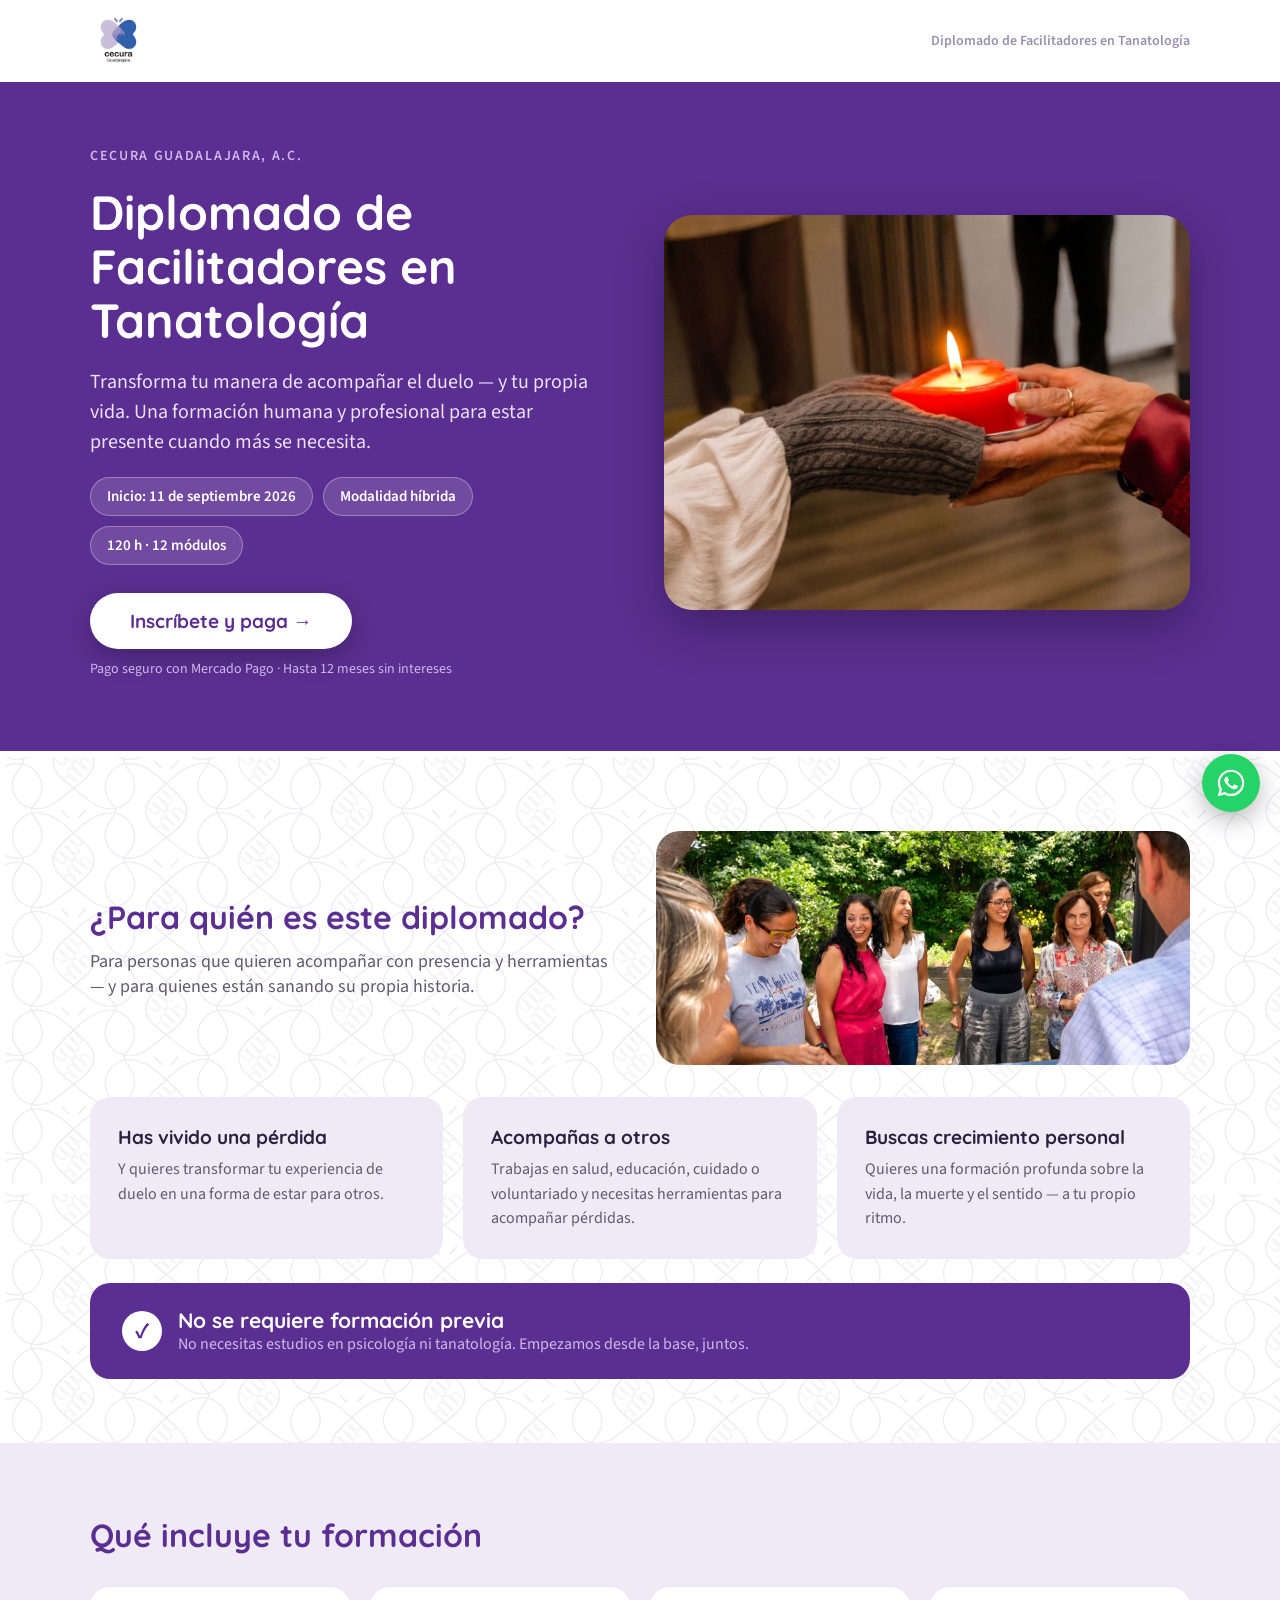
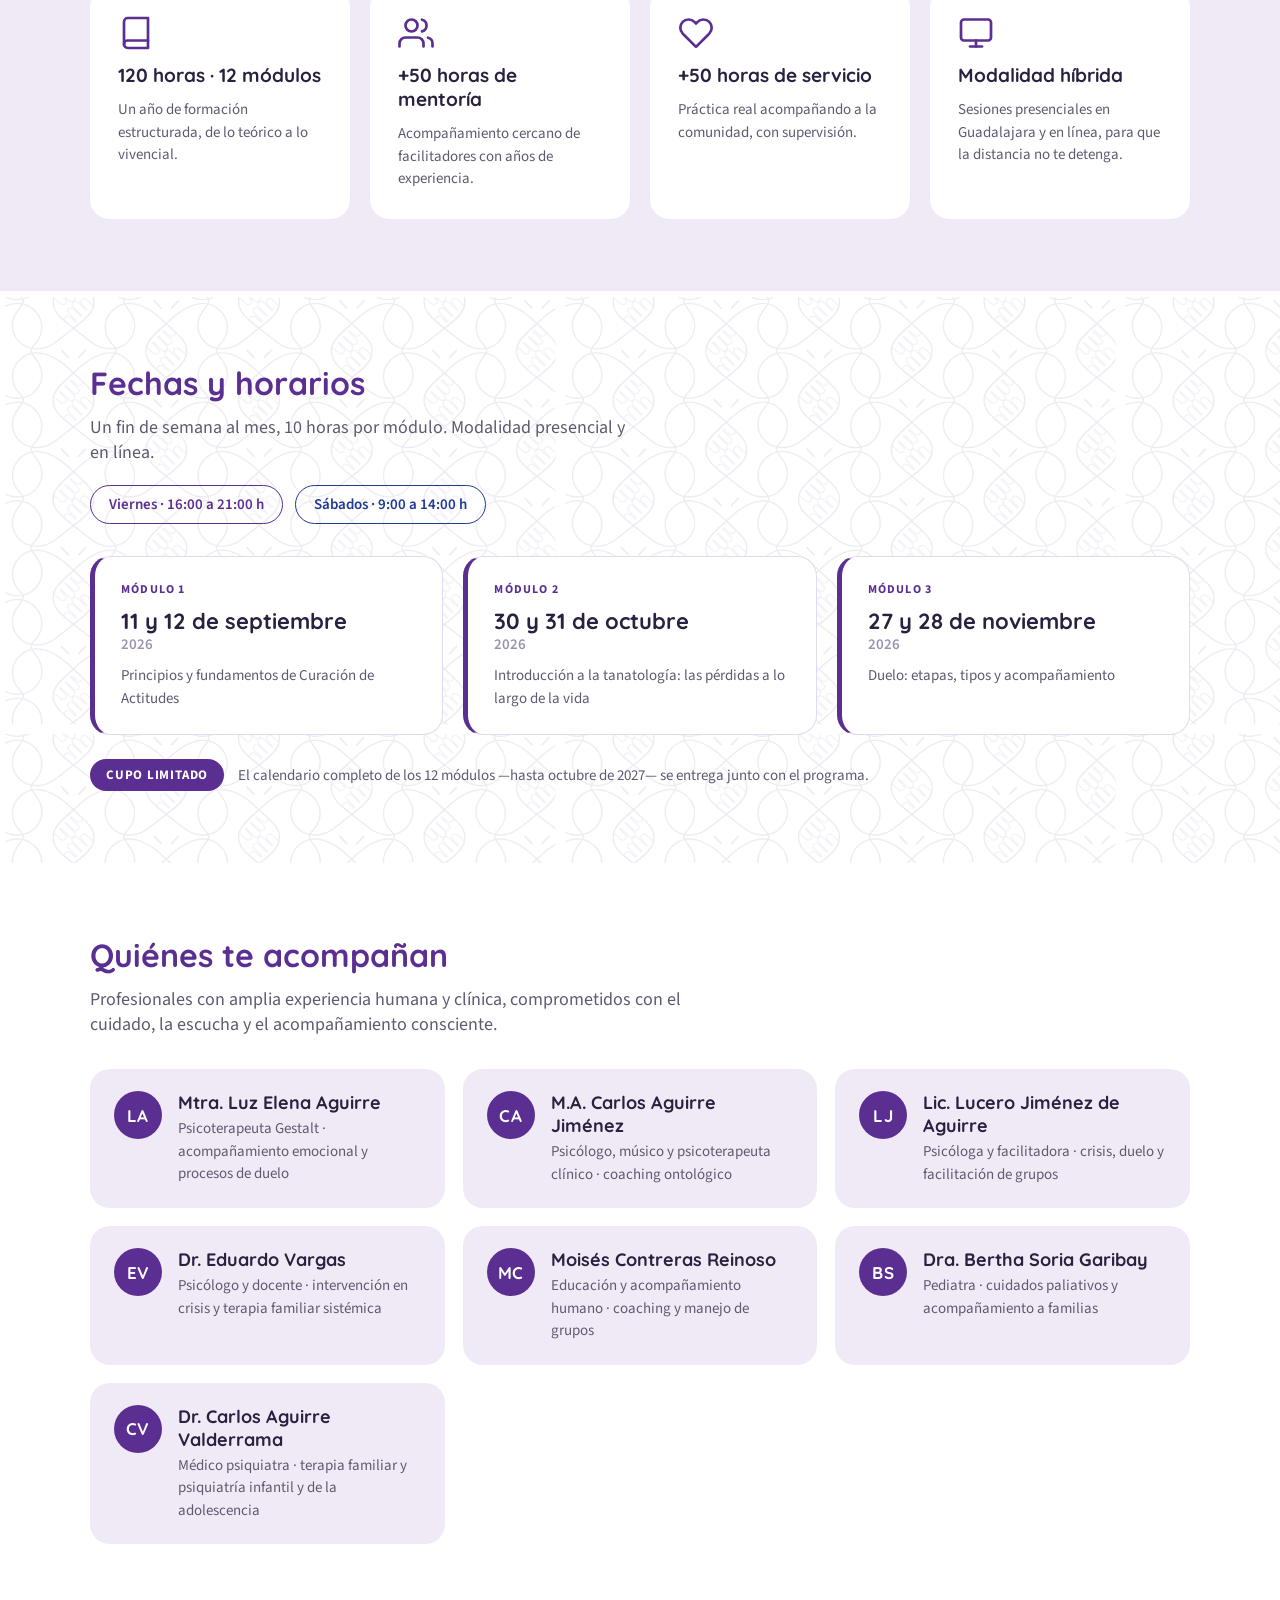
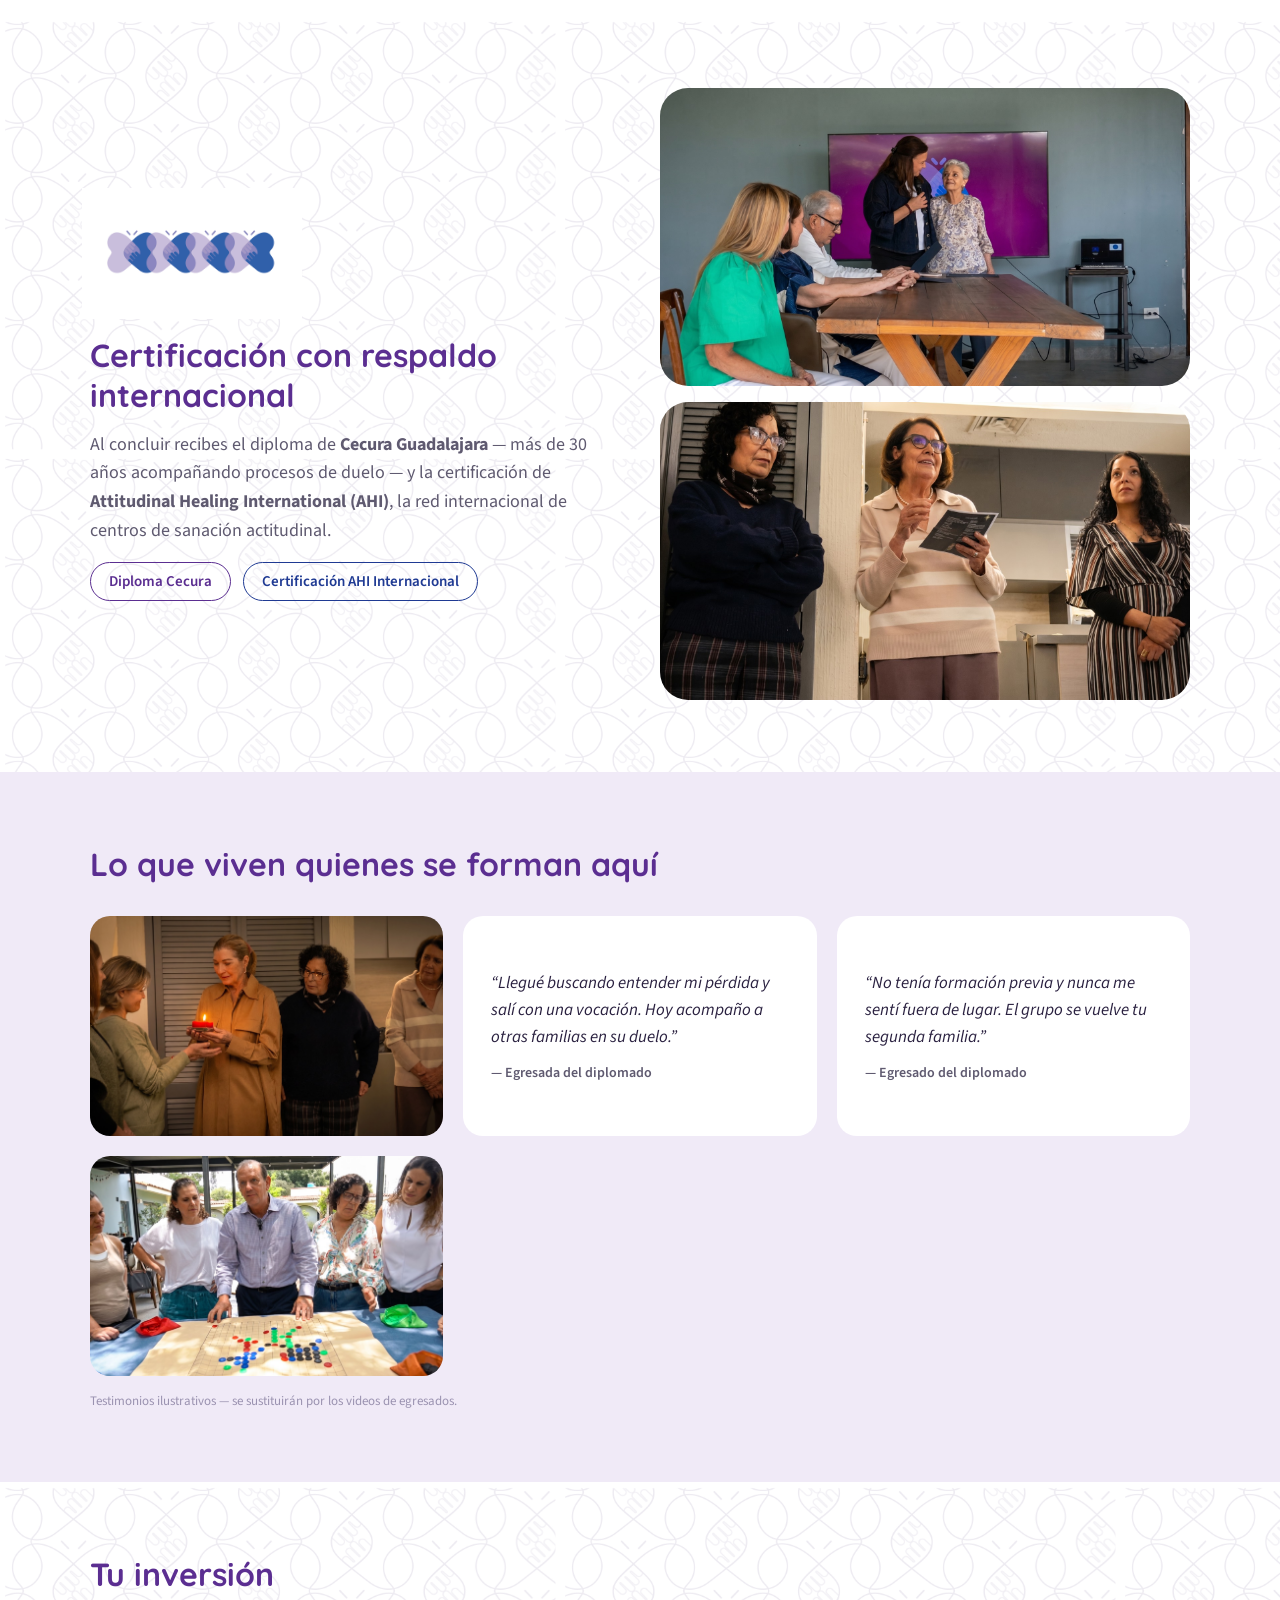
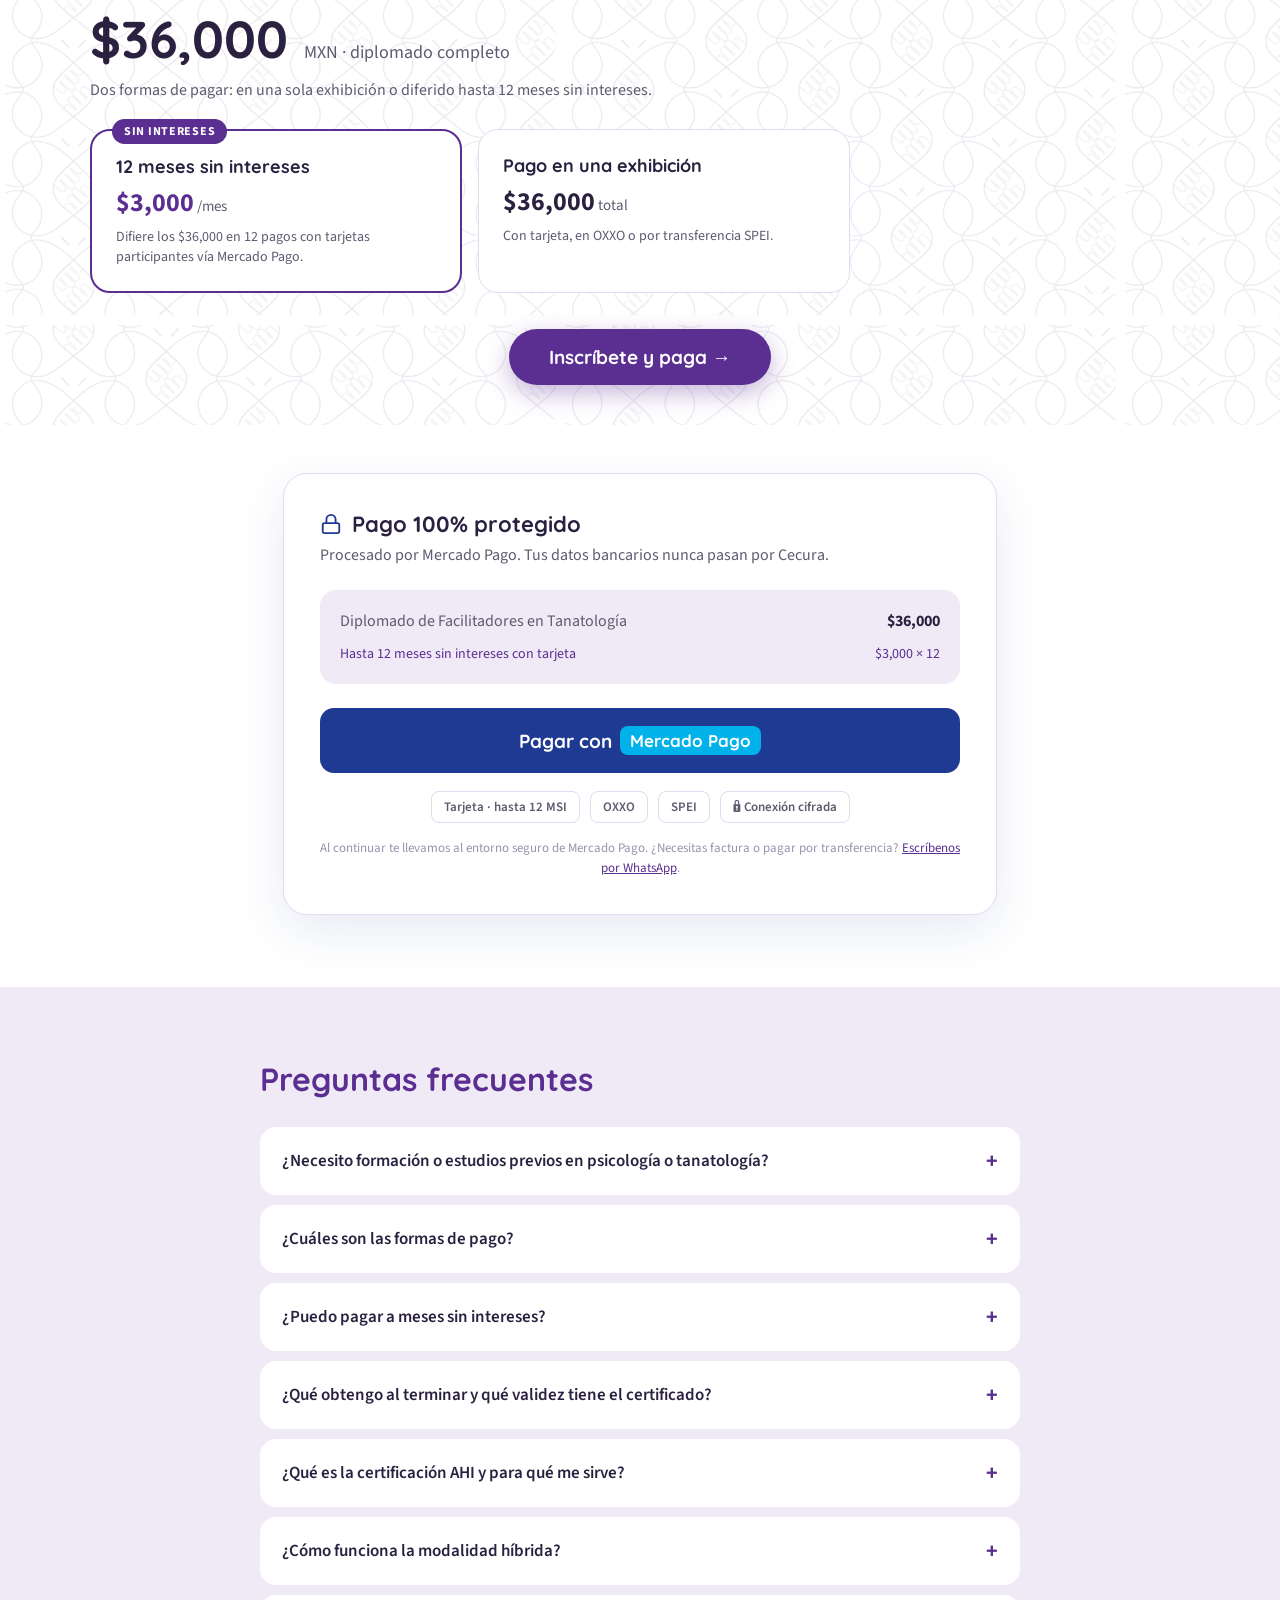
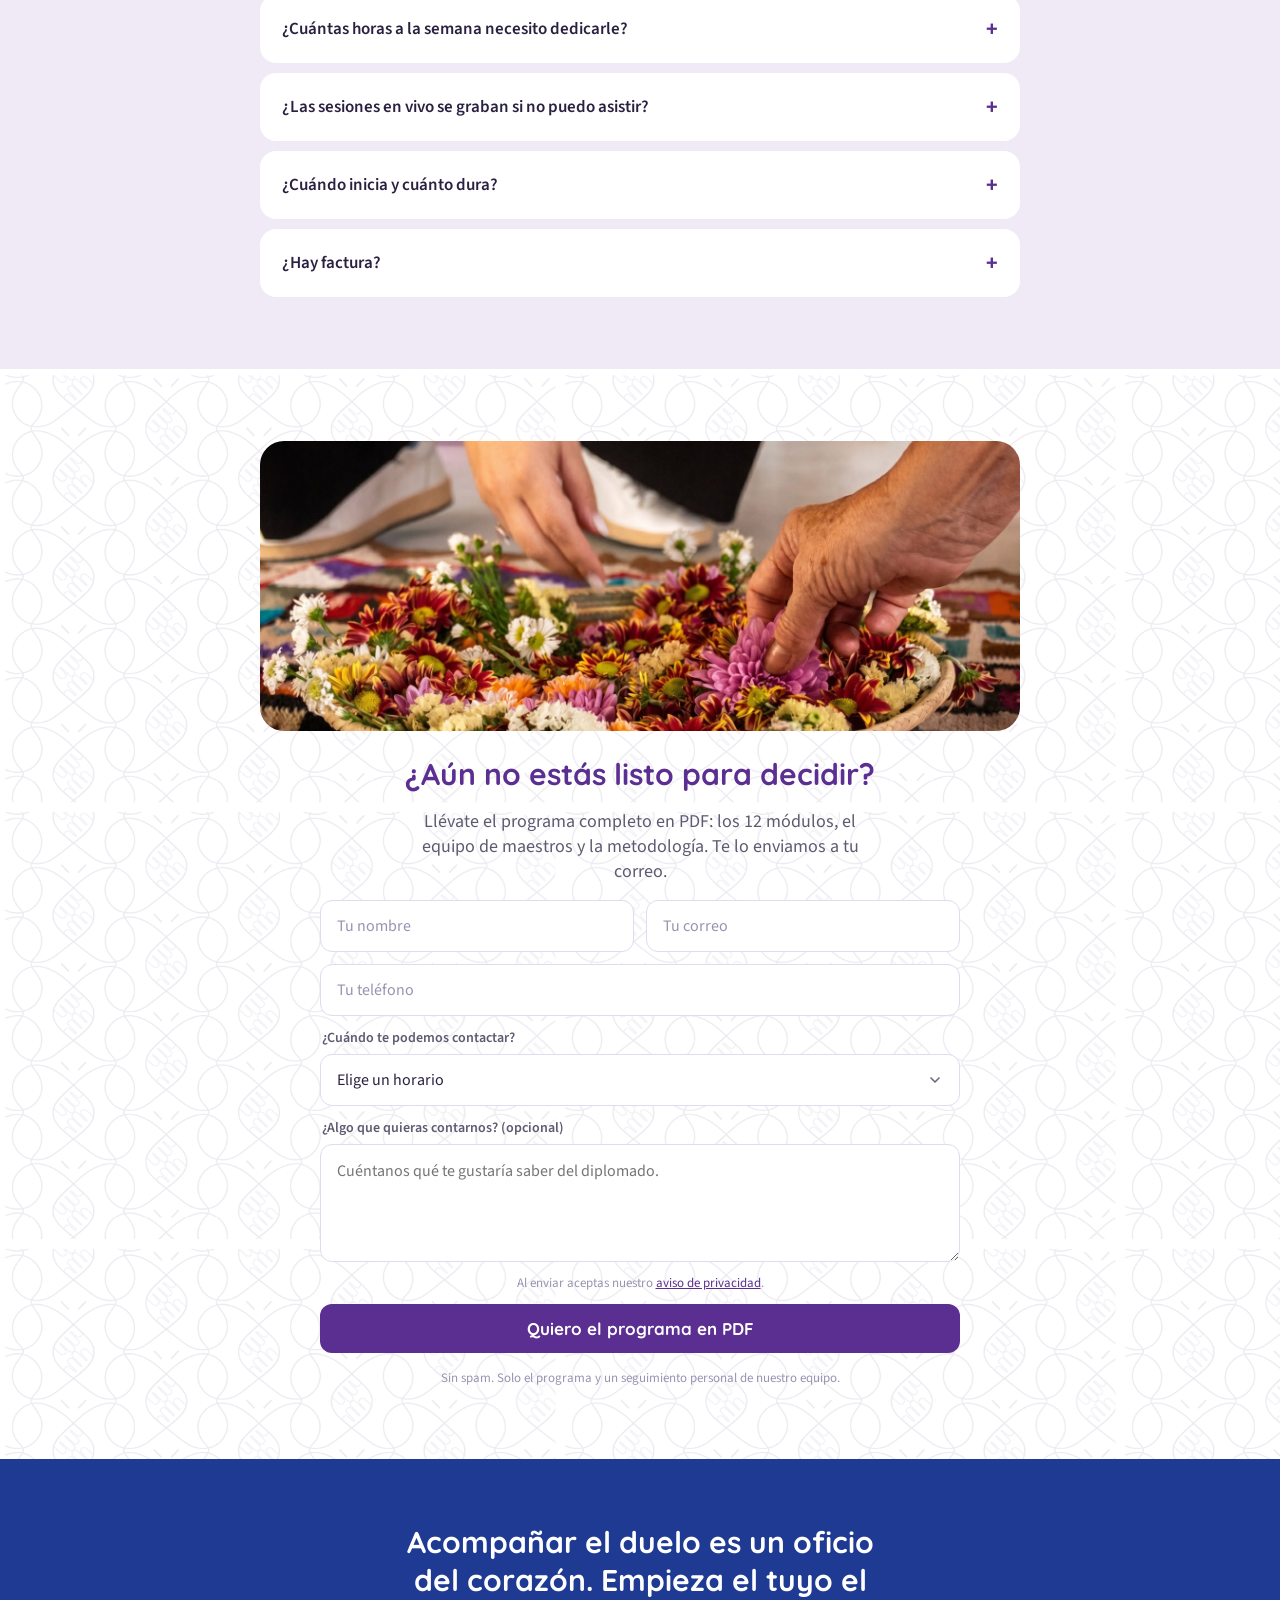
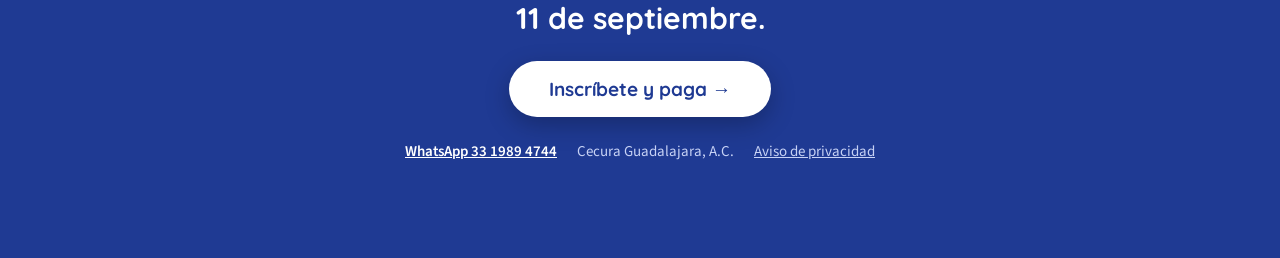
<file: diplomado/index.html>
<!DOCTYPE html>
<html lang="es">
<head>
  <meta charset="utf-8">
  <meta name="viewport" content="width=device-width, initial-scale=1">

  <!-- Píxel de Meta -->
  <script>
  !function(f,b,e,v,n,t,s)
  {if(f.fbq)return;n=f.fbq=function(){n.callMethod?
  n.callMethod.apply(n,arguments):n.queue.push(arguments)};
  if(!f._fbq)f._fbq=n;n.push=n;n.loaded=!0;n.version='2.0';
  n.queue=[];t=b.createElement(e);t.async=!0;
  t.src=v;s=b.getElementsByTagName(e)[0];
  s.parentNode.insertBefore(t,s)}(window,document,'script',
  'https://connect.facebook.net/en_US/fbevents.js');
  fbq('init', '1601172714945000');
  fbq('track', 'PageView');
  </script>
  <noscript><img height="1" width="1" style="display:none"
  src="https://www.facebook.com/tr?id=1601172714945000&ev=PageView&noscript=1"/></noscript>
  <title>Diplomado de Facilitadores en Tanatología — Cecura Guadalajara</title>
  <meta name="description" content="Formación de facilitadores en tanatología con certificación internacional AHI. Inicio 11 de septiembre 2026. Modalidad híbrida. Inscríbete en línea.">

  <link rel="canonical" href="https://cecuraguadalajara.com/diplomado/">

  <meta property="og:type" content="website">
  <meta property="og:url" content="https://cecuraguadalajara.com/diplomado/">
  <meta property="og:title" content="Diplomado de Facilitadores en Tanatología — Cecura Guadalajara">
  <meta property="og:description" content="Formación con certificación internacional AHI. Inicio 11 de septiembre 2026. Modalidad híbrida, 120 horas.">
  <meta property="og:image" content="https://cecuraguadalajara.com/diplomado/assets/og-diplomado.jpg">
  <meta property="og:image:width" content="1200">
  <meta property="og:image:height" content="630">
  <meta property="og:locale" content="es_MX">
  <meta name="twitter:card" content="summary_large_image">

  <!-- Tipografías: Quicksand (títulos) y Source Sans 3 (cuerpo) -->
  <link rel="preconnect" href="https://fonts.googleapis.com">
  <link href="https://fonts.googleapis.com/css2?family=Quicksand:wght@500;600;700&family=Source+Sans+3:wght@400;600;700&display=swap" rel="stylesheet">

  <link rel="stylesheet" href="styles.css">
</head>
<body>

  <!-- ======================= HEADER ======================= -->
  <header class="header">
    <img class="header__logo" src="assets/logo.jpg" alt="Cecura Guadalajara">
    <span class="header__subtitulo">Diplomado de Facilitadores en Tanatología</span>
  </header>

  <!-- Botón flotante de WhatsApp (visible en toda la página) -->
  <a class="whatsapp-flotante" href="https://wa.me/523319894744" aria-label="Escríbenos por WhatsApp">
    <svg width="32" height="32" viewBox="0 0 24 24" fill="#ffffff"><path d="M12.04 2c-5.46 0-9.9 4.44-9.9 9.9 0 1.75.46 3.45 1.33 4.95L2 22l5.3-1.39c1.45.79 3.08 1.21 4.74 1.21 5.46 0 9.9-4.44 9.9-9.9S17.5 2 12.04 2zm0 18.1c-1.48 0-2.94-.4-4.2-1.15l-.3-.18-3.12.82.83-3.05-.2-.31a8.26 8.26 0 0 1-1.26-4.38c0-4.54 3.7-8.24 8.25-8.24 4.54 0 8.24 3.7 8.24 8.24s-3.7 8.25-8.24 8.25zm4.52-6.16c-.25-.12-1.47-.72-1.69-.81-.23-.08-.39-.12-.56.13-.16.25-.64.8-.78.97-.14.16-.29.18-.54.06-.25-.12-1.05-.39-1.99-1.23-.74-.66-1.23-1.47-1.38-1.72-.14-.25-.01-.38.11-.51.11-.11.25-.29.37-.43.12-.14.16-.25.25-.41.08-.17.04-.31-.02-.43-.06-.12-.56-1.34-.76-1.84-.2-.48-.41-.42-.56-.43h-.48c-.17 0-.43.06-.66.31-.22.25-.86.85-.86 2.07 0 1.22.89 2.4 1.01 2.56.12.17 1.75 2.67 4.23 3.74.59.26 1.05.41 1.41.52.59.19 1.13.16 1.56.1.48-.07 1.47-.6 1.67-1.18.21-.58.21-1.07.15-1.18-.06-.1-.23-.16-.48-.27z"/></svg>
  </a>

  <!-- ======================= HERO ======================= -->
  <section class="hero">
    <div class="contenedor hero__grid">
      <div class="hero__contenido">
        <div class="hero__kicker">Cecura Guadalajara, A.C.</div>
        <h1 class="hero__titulo">Diplomado de Facilitadores en Tanatología</h1>
        <p class="hero__bajada">Transforma tu manera de acompañar el duelo — y tu propia vida. Una formación humana y profesional para estar presente cuando más se necesita.</p>
        <div class="hero__pills">
          <span class="pill pill--hero">Inicio: 11 de septiembre 2026</span>
          <span class="pill pill--hero">Modalidad híbrida</span>
          <span class="pill pill--hero">120 h · 12 módulos</span>
        </div>
        <div class="hero__cta">
          <a class="boton boton--blanco" href="#checkout">Inscríbete y paga →</a>
          <span class="hero__nota">Pago seguro con Mercado Pago · Hasta 12 meses sin intereses</span>
        </div>
      </div>
      <img class="foto foto--grande hero__foto" src="assets/foto-manos-vela.jpg" alt="Manos compartiendo una vela encendida">
    </div>
  </section>

  <!-- ======================= ¿PARA QUIÉN ES? ======================= -->
  <section class="para-quien seccion-patron">
    <div class="contenedor">
      <div class="para-quien__intro">
        <div>
          <h2 class="titulo-seccion">¿Para quién es este diplomado?</h2>
          <p class="para-quien__bajada">Para personas que quieren acompañar con presencia y herramientas — y para quienes están sanando su propia historia.</p>
        </div>
        <img class="foto para-quien__foto" src="assets/foto-jardin.jpg" alt="Comunidad de Cecura compartiendo en el jardín">
      </div>
      <div class="para-quien__grid">
        <div class="para-quien__card">
          <div class="para-quien__card-titulo">Has vivido una pérdida</div>
          <div class="para-quien__card-texto">Y quieres transformar tu experiencia de duelo en una forma de estar para otros.</div>
        </div>
        <div class="para-quien__card">
          <div class="para-quien__card-titulo">Acompañas a otros</div>
          <div class="para-quien__card-texto">Trabajas en salud, educación, cuidado o voluntariado y necesitas herramientas para acompañar pérdidas.</div>
        </div>
        <div class="para-quien__card">
          <div class="para-quien__card-titulo">Buscas crecimiento personal</div>
          <div class="para-quien__card-texto">Quieres una formación profunda sobre la vida, la muerte y el sentido — a tu propio ritmo.</div>
        </div>
      </div>
      <div class="sin-requisitos">
        <span class="sin-requisitos__check">✓</span>
        <div>
          <div class="sin-requisitos__titulo">No se requiere formación previa</div>
          <div class="sin-requisitos__texto">No necesitas estudios en psicología ni tanatología. Empezamos desde la base, juntos.</div>
        </div>
      </div>
    </div>
  </section>

  <!-- ======================= QUÉ INCLUYE ======================= -->
  <section class="incluye">
    <div class="contenedor">
      <h2 class="titulo-seccion" style="margin-bottom: 32px;">Qué incluye tu formación</h2>
      <div class="incluye__grid">
        <div class="tarjeta incluye__card">
          <svg width="36" height="36" viewBox="0 0 24 24" fill="none" stroke="#5B2E91" stroke-width="1.8" stroke-linecap="round" stroke-linejoin="round"><path d="M4 19.5A2.5 2.5 0 0 1 6.5 17H20"/><path d="M6.5 2H20v20H6.5A2.5 2.5 0 0 1 4 19.5v-15A2.5 2.5 0 0 1 6.5 2z"/></svg>
          <div class="incluye__card-titulo">120 horas · 12 módulos</div>
          <div class="incluye__card-texto">Un año de formación estructurada, de lo teórico a lo vivencial.</div>
        </div>
        <div class="tarjeta incluye__card">
          <svg width="36" height="36" viewBox="0 0 24 24" fill="none" stroke="#5B2E91" stroke-width="1.8" stroke-linecap="round" stroke-linejoin="round"><path d="M17 21v-2a4 4 0 0 0-4-4H5a4 4 0 0 0-4 4v2"/><circle cx="9" cy="7" r="4"/><path d="M23 21v-2a4 4 0 0 0-3-3.87"/><path d="M16 3.13a4 4 0 0 1 0 7.75"/></svg>
          <div class="incluye__card-titulo">+50 horas de mentoría</div>
          <div class="incluye__card-texto">Acompañamiento cercano de facilitadores con años de experiencia.</div>
        </div>
        <div class="tarjeta incluye__card">
          <svg width="36" height="36" viewBox="0 0 24 24" fill="none" stroke="#5B2E91" stroke-width="1.8" stroke-linecap="round" stroke-linejoin="round"><path d="M20.84 4.61a5.5 5.5 0 0 0-7.78 0L12 5.67l-1.06-1.06a5.5 5.5 0 0 0-7.78 7.78l1.06 1.06L12 21.23l7.78-7.78 1.06-1.06a5.5 5.5 0 0 0 0-7.78z"/></svg>
          <div class="incluye__card-titulo">+50 horas de servicio</div>
          <div class="incluye__card-texto">Práctica real acompañando a la comunidad, con supervisión.</div>
        </div>
        <div class="tarjeta incluye__card">
          <svg width="36" height="36" viewBox="0 0 24 24" fill="none" stroke="#5B2E91" stroke-width="1.8" stroke-linecap="round" stroke-linejoin="round"><rect x="2" y="3" width="20" height="14" rx="2"/><line x1="8" y1="21" x2="16" y2="21"/><line x1="12" y1="17" x2="12" y2="21"/></svg>
          <div class="incluye__card-titulo">Modalidad híbrida</div>
          <div class="incluye__card-texto">Sesiones presenciales en Guadalajara y en línea, para que la distancia no te detenga.</div>
        </div>
      </div>
    </div>
  </section>

  <!-- ======================= FECHAS =======================
       Solo se publican los 3 primeros módulos. El calendario completo
       (12 módulos, hasta octubre 2027) está en el PDF del programa. -->
  <section class="fechas seccion-patron">
    <div class="contenedor">
      <h2 class="titulo-seccion">Fechas y horarios</h2>
      <p class="fechas__bajada">Un fin de semana al mes, 10 horas por módulo. Modalidad presencial y en línea.</p>
      <div class="fechas__horario">
        <span class="pill pill--contorno-morado">Viernes · 16:00 a 21:00 h</span>
        <span class="pill pill--contorno-azul">Sábados · 9:00 a 14:00 h</span>
      </div>
      <div class="fechas__grid">
        <div class="fecha">
          <div class="fecha__modulo">Módulo 1</div>
          <div class="fecha__dia">11 y 12 de septiembre</div>
          <div class="fecha__anio">2026</div>
          <div class="fecha__tema">Principios y fundamentos de Curación de Actitudes</div>
        </div>
        <div class="fecha">
          <div class="fecha__modulo">Módulo 2</div>
          <div class="fecha__dia">30 y 31 de octubre</div>
          <div class="fecha__anio">2026</div>
          <div class="fecha__tema">Introducción a la tanatología: las pérdidas a lo largo de la vida</div>
        </div>
        <div class="fecha">
          <div class="fecha__modulo">Módulo 3</div>
          <div class="fecha__dia">27 y 28 de noviembre</div>
          <div class="fecha__anio">2026</div>
          <div class="fecha__tema">Duelo: etapas, tipos y acompañamiento</div>
        </div>
      </div>
      <div class="fechas__pie">
        <span class="fechas__cupo">Cupo limitado</span>
        <span class="fechas__nota">El calendario completo de los 12 módulos —hasta octubre de 2027— se entrega junto con el programa.</span>
      </div>
    </div>
  </section>

  <!-- ======================= TALLERISTAS ======================= -->
  <section class="talleristas">
    <div class="contenedor">
      <h2 class="titulo-seccion">Quiénes te acompañan</h2>
      <p class="talleristas__bajada">Profesionales con amplia experiencia humana y clínica, comprometidos con el cuidado, la escucha y el acompañamiento consciente.</p>
      <div class="talleristas__grid">
        <div class="tallerista">
          <span class="tallerista__inicial">LA</span>
          <div>
            <div class="tallerista__nombre">Mtra. Luz Elena Aguirre</div>
            <div class="tallerista__rol">Psicoterapeuta Gestalt · acompañamiento emocional y procesos de duelo</div>
          </div>
        </div>
        <div class="tallerista">
          <span class="tallerista__inicial">CA</span>
          <div>
            <div class="tallerista__nombre">M.A. Carlos Aguirre Jiménez</div>
            <div class="tallerista__rol">Psicólogo, músico y psicoterapeuta clínico · coaching ontológico</div>
          </div>
        </div>
        <div class="tallerista">
          <span class="tallerista__inicial">LJ</span>
          <div>
            <div class="tallerista__nombre">Lic. Lucero Jiménez de Aguirre</div>
            <div class="tallerista__rol">Psicóloga y facilitadora · crisis, duelo y facilitación de grupos</div>
          </div>
        </div>
        <div class="tallerista">
          <span class="tallerista__inicial">EV</span>
          <div>
            <div class="tallerista__nombre">Dr. Eduardo Vargas</div>
            <div class="tallerista__rol">Psicólogo y docente · intervención en crisis y terapia familiar sistémica</div>
          </div>
        </div>
        <div class="tallerista">
          <span class="tallerista__inicial">MC</span>
          <div>
            <div class="tallerista__nombre">Moisés Contreras Reinoso</div>
            <div class="tallerista__rol">Educación y acompañamiento humano · coaching y manejo de grupos</div>
          </div>
        </div>
        <div class="tallerista">
          <span class="tallerista__inicial">BS</span>
          <div>
            <div class="tallerista__nombre">Dra. Bertha Soria Garibay</div>
            <div class="tallerista__rol">Pediatra · cuidados paliativos y acompañamiento a familias</div>
          </div>
        </div>
        <div class="tallerista">
          <span class="tallerista__inicial">CV</span>
          <div>
            <div class="tallerista__nombre">Dr. Carlos Aguirre Valderrama</div>
            <div class="tallerista__rol">Médico psiquiatra · terapia familiar y psiquiatría infantil y de la adolescencia</div>
          </div>
        </div>
      </div>
    </div>
  </section>

  <!-- ======================= CERTIFICACIÓN ======================= -->
  <section class="certificacion seccion-patron">
    <div class="contenedor certificacion__grid">
      <div class="certificacion__contenido">
        <img class="certificacion__mariposas" src="assets/mariposas.jpg" alt="">
        <h2 class="titulo-seccion" style="margin: 0;">Certificación con respaldo internacional</h2>
        <p class="certificacion__texto">Al concluir recibes el diploma de <strong>Cecura Guadalajara</strong> — más de 30 años acompañando procesos de duelo — y la certificación de <strong>Attitudinal Healing International (AHI)</strong>, la red internacional de centros de sanación actitudinal.</p>
        <div class="certificacion__pills">
          <span class="pill pill--contorno-morado">Diploma Cecura</span>
          <span class="pill pill--contorno-azul">Certificación AHI Internacional</span>
        </div>
      </div>
      <div class="certificacion__fotos">
        <img class="foto foto--grande" src="assets/foto-reconocimiento.jpg" alt="Entrega de reconocimiento en Cecura">
        <img class="foto foto--grande" src="assets/foto-oradora.jpg" alt="Facilitadora de Cecura durante una sesión">
      </div>
    </div>
  </section>

  <!-- ======================= TESTIMONIOS ======================= -->
  <section class="testimonios">
    <div class="contenedor">
      <h2 class="titulo-seccion" style="margin-bottom: 32px;">Lo que viven quienes se forman aquí</h2>
      <div class="testimonios__grid">
        <img class="foto testimonios__foto" src="assets/foto-grupo-vela.jpg" alt="Ceremonia de vela en Cecura">
        <div class="tarjeta testimonio">
          <div class="testimonio__cita">“Llegué buscando entender mi pérdida y salí con una vocación. Hoy acompaño a otras familias en su duelo.”</div>
          <div class="testimonio__autor">— Egresada del diplomado</div>
        </div>
        <div class="tarjeta testimonio">
          <div class="testimonio__cita">“No tenía formación previa y nunca me sentí fuera de lugar. El grupo se vuelve tu segunda familia.”</div>
          <div class="testimonio__autor">— Egresado del diplomado</div>
        </div>
        <img class="foto testimonios__foto" src="assets/foto-taller.jpg" alt="Dinámica de taller en Cecura">
      </div>
      <!-- TODO: sustituir por testimonios/videos reales de egresados -->
      <div class="testimonios__nota">Testimonios ilustrativos — se sustituirán por los videos de egresados.</div>
    </div>
  </section>

  <!-- ======================= INVERSIÓN =======================
       Precio único: $36,000 · hasta 12 MSI = $3,000/mes.
       Si cambia el precio, actualiza también el checkout y el FAQ. -->
  <section class="inversion seccion-patron">
    <div class="contenedor">
      <h2 class="titulo-seccion">Tu inversión</h2>
      <div class="inversion__precio-linea">
        <span class="inversion__precio">$36,000</span>
        <span class="inversion__moneda">MXN · diplomado completo</span>
      </div>
      <p class="inversion__bajada">Dos formas de pagar: en una sola exhibición o diferido hasta 12 meses sin intereses.</p>
      <div class="inversion__planes">
        <div class="plan plan--destacado">
          <span class="plan__badge">SIN INTERESES</span>
          <div class="plan__titulo">12 meses sin intereses</div>
          <div class="plan__precio">$3,000<span class="plan__unidad"> /mes</span></div>
          <div class="plan__nota">Difiere los $36,000 en 12 pagos con tarjetas participantes vía Mercado Pago.</div>
        </div>
        <div class="plan">
          <div class="plan__titulo">Pago en una exhibición</div>
          <div class="plan__precio">$36,000<span class="plan__unidad"> total</span></div>
          <div class="plan__nota">Con tarjeta, en OXXO o por transferencia SPEI.</div>
        </div>
      </div>
      <div class="inversion__cta">
        <a class="boton" href="#checkout">Inscríbete y paga →</a>
      </div>
    </div>
  </section>

  <!-- ======================= CHECKOUT =======================
       Los links de pago de Mercado Pago se configuran en el objeto
       MERCADO_PAGO, al final del archivo. Mientras estén vacíos, el botón
       deriva la venta a WhatsApp. -->
  <section class="checkout" id="checkout">
    <div class="checkout__tarjeta">
      <div class="checkout__titulo">
        <svg width="22" height="22" viewBox="0 0 24 24" fill="none" stroke="#1F3A93" stroke-width="2" stroke-linecap="round" stroke-linejoin="round"><rect x="3" y="11" width="18" height="11" rx="2"/><path d="M7 11V7a5 5 0 0 1 10 0v4"/></svg>
        <span class="checkout__titulo-texto">Pago 100% protegido</span>
      </div>
      <p class="checkout__bajada">Procesado por Mercado Pago. Tus datos bancarios nunca pasan por Cecura.</p>

      <div class="checkout__resumen">
        <div class="checkout__linea"><span>Diplomado de Facilitadores en Tanatología</span><strong>$36,000</strong></div>
        <div class="checkout__detalle"><span>Hasta 12 meses sin intereses con tarjeta</span><span>$3,000 × 12</span></div>
      </div>

      <button class="checkout__boton" id="boton-pagar" type="button">
        <span class="checkout__boton-texto">Pagar con</span>
        <span class="mp-logo">Mercado Pago</span>
      </button>
      <div class="checkout__sellos">
        <span class="sello">Tarjeta · hasta 12 MSI</span>
        <span class="sello">OXXO</span>
        <span class="sello">SPEI</span>
        <span class="sello">🔒 Conexión cifrada</span>
      </div>
      <p class="checkout__legal">Al continuar te llevamos al entorno seguro de Mercado Pago. ¿Necesitas factura o pagar por transferencia? <a href="https://wa.me/523319894744">Escríbenos por WhatsApp</a>.</p>
    </div>
  </section>

  <!-- ======================= FAQ =======================
       Acordeón nativo con <details>/<summary>: no requiere JavaScript. -->
  <section class="faq">
    <div class="contenedor--angosto">
      <h2 class="titulo-seccion" style="margin-bottom: 28px;">Preguntas frecuentes</h2>
      <div class="faq__lista">
        <details class="faq__item">
          <summary class="faq__pregunta">¿Necesito formación o estudios previos en psicología o tanatología?</summary>
          <div class="faq__respuesta">No. El diplomado está diseñado para empezar desde la base. Muchos de nuestros egresados llegaron sin formación previa; lo importante es el deseo genuino de acompañar.</div>
        </details>
        <details class="faq__item">
          <summary class="faq__pregunta">¿Cuáles son las formas de pago?</summary>
          <div class="faq__respuesta">La inversión es de $36,000 y puedes pagarla en una sola exhibición o hasta en 12 meses sin intereses con tarjeta vía Mercado Pago. También puedes pagar en OXXO o por transferencia SPEI.</div>
        </details>
        <details class="faq__item">
          <summary class="faq__pregunta">¿Puedo pagar a meses sin intereses?</summary>
          <div class="faq__respuesta">Sí. Puedes diferir los $36,000 hasta en 12 meses sin intereses ($3,000 al mes) con tarjetas participantes a través de Mercado Pago.</div>
        </details>
        <details class="faq__item">
          <summary class="faq__pregunta">¿Qué obtengo al terminar y qué validez tiene el certificado?</summary>
          <div class="faq__respuesta">Recibes el diploma de Cecura Guadalajara, con más de 30 años de trayectoria, y la certificación de Attitudinal Healing International (AHI), con reconocimiento internacional.</div>
        </details>
        <details class="faq__item">
          <summary class="faq__pregunta">¿Qué es la certificación AHI y para qué me sirve?</summary>
          <div class="faq__respuesta">AHI es la red internacional de centros de sanación actitudinal fundada en torno al trabajo del Dr. Gerald Jampolsky. Te acredita como facilitador ante una comunidad presente en más de 30 países.</div>
        </details>
        <details class="faq__item">
          <summary class="faq__pregunta">¿Cómo funciona la modalidad híbrida?</summary>
          <div class="faq__respuesta">Combina sesiones presenciales en Guadalajara con sesiones en línea. El calendario detallado de qué módulos son presenciales y cuáles en línea se comparte al inscribirte.</div>
        </details>
        <details class="faq__item">
          <summary class="faq__pregunta">¿Cuántas horas a la semana necesito dedicarle?</summary>
          <div class="faq__respuesta">En promedio, entre 3 y 5 horas semanales entre sesiones, lecturas y práctica. Está pensado para personas que trabajan.</div>
        </details>
        <details class="faq__item">
          <summary class="faq__pregunta">¿Las sesiones en vivo se graban si no puedo asistir?</summary>
          <div class="faq__respuesta">Sí, las sesiones en línea quedan grabadas y disponibles para que las veas cuando puedas.</div>
        </details>
        <details class="faq__item">
          <summary class="faq__pregunta">¿Cuándo inicia y cuánto dura?</summary>
          <div class="faq__respuesta">Inicia el 11 de septiembre de 2026 y dura 12 módulos (120 horas) a lo largo de un año, más las horas de mentoría y servicio.</div>
        </details>
        <details class="faq__item">
          <summary class="faq__pregunta">¿Hay factura?</summary>
          <div class="faq__respuesta">Sí, Cecura Guadalajara, A.C. emite factura por tu inscripción. Solo indícanos tus datos fiscales al pagar.</div>
        </details>
      </div>
    </div>
  </section>

  <!-- ======================= LEAD MAGNET =======================
       El formulario solo muestra el mensaje de éxito; conectar el envío
       real (CRM / correo) en el listener de JS al final del archivo. -->
  <section class="lead seccion-patron">
    <div class="contenedor--angosto lead__contenido">
      <img class="foto lead__foto" src="assets/foto-flores.jpg" alt="Manos eligiendo flores en una ceremonia de Cecura">
      <h2 class="lead__titulo">¿Aún no estás listo para decidir?</h2>
      <p class="lead__bajada">Llévate el programa completo en PDF: los 12 módulos, el equipo de maestros y la metodología. Te lo enviamos a tu correo.</p>
      <div class="lead__exito" id="lead-exito">¡Listo! Revisa tu correo — el programa va en camino. 🦋</div>
      <form class="lead__form" id="lead-form">
        <input class="lead__input" type="text" name="nombre" placeholder="Tu nombre" required>
        <input class="lead__input" type="email" name="correo" placeholder="Tu correo" required>
        <input class="lead__input" type="tel" name="telefono" placeholder="Tu teléfono">
        <!-- Horario preferido de contacto: si cambian los rangos, ajusta
             también el texto de las opciones que llega al CRM. -->
        <label class="lead__campo lead__campo--ancho">
          <span class="lead__etiqueta">¿Cuándo te podemos contactar?</span>
          <select class="lead__input lead__input--select" name="horario">
            <option value="" selected>Elige un horario</option>
            <option>Entre semana por las mañanas</option>
            <option>Entre semana entre 4 y 6 de la tarde</option>
            <option>Entre semana después de las 6 de la tarde</option>
            <option>Sábados por la mañana</option>
          </select>
        </label>
        <label class="lead__campo lead__campo--ancho">
          <span class="lead__etiqueta">¿Algo que quieras contarnos? (opcional)</span>
          <textarea class="lead__input lead__input--area" name="comentario" rows="3" placeholder="Cuéntanos qué te gustaría saber del diplomado."></textarea>
        </label>
        <p id="lead-error" style="display:none;grid-column:1/-1;margin:0 0 12px;color:#B02A37;font-size:15px;"></p>
        <span class="lead__nota" style="grid-column:1/-1;">
          Al enviar aceptas nuestro <a href="aviso-privacidad.html" target="_blank">aviso de privacidad</a>.
        </span>
        <button class="lead__boton lead__boton--ancho" type="submit">Quiero el programa en PDF</button>
      </form>
      <span class="lead__nota">Sin spam. Solo el programa y un seguimiento personal de nuestro equipo.</span>
    </div>
  </section>

  <!-- ======================= CIERRE ======================= -->
  <section class="cierre">
    <div class="contenedor cierre__contenido">
      <h2 class="cierre__titulo">Acompañar el duelo es un oficio del corazón. Empieza el tuyo el 11 de septiembre.</h2>
      <a class="boton boton--blanco boton--azul-fondo" href="#checkout">Inscríbete y paga →</a>
      <div class="cierre__links">
        <a href="https://wa.me/523319894744">WhatsApp 33 1989 4744</a>
        <span>Cecura Guadalajara, A.C.</span>
        <a class="suave" href="aviso-privacidad.html">Aviso de privacidad</a>
      </div>
    </div>
  </section>

  <!-- CTA sticky: solo visible en móvil (ver media query en styles.css) -->
  <div class="cta-sticky">
    <a class="boton" href="#checkout">Inscríbete ahora →</a>
  </div>

  <!-- ======================= PASO PREVIO AL PAGO =======================
       Captura nombre y correo antes de mandar a Mercado Pago, para poder
       saber de quién es cada pago que llega. Los links de pago son iguales
       para todos y no viajan datos con ellos, así que este es el único
       punto donde se puede amarrar comprador ↔ pago.

       REGLA: el registro NUNCA debe bloquear el pago. Si el webhook falla
       o tarda, se redirige igual (ver irAMercadoPago() en el script). -->
  <div class="modal-pago" id="modal-pago" hidden>
    <div class="modal-pago__fondo" data-cerrar-pago></div>
    <div class="modal-pago__tarjeta" role="dialog" aria-modal="true" aria-labelledby="modal-pago-titulo">
      <button class="modal-pago__cerrar" type="button" data-cerrar-pago aria-label="Cerrar">&times;</button>
      <h2 class="modal-pago__titulo" id="modal-pago-titulo">Un paso antes de pagar</h2>
      <p class="modal-pago__bajada">Con estos datos identificamos tu pago y te enviamos tu comprobante de inscripción.</p>
      <div class="modal-pago__resumen" id="modal-pago-resumen"></div>
      <form class="modal-pago__form" id="form-pago">
        <input class="lead__input" type="text"  name="nombre"   placeholder="Tu nombre completo" required autocomplete="name">
        <input class="lead__input" type="email" name="correo"   placeholder="Tu correo" required autocomplete="email">
        <input class="lead__input" type="tel"   name="telefono" placeholder="Tu teléfono (opcional)" autocomplete="tel">
        <button class="modal-pago__boton" type="submit">Continuar al pago →</button>
      </form>
      <p class="modal-pago__legal">Al continuar aceptas nuestro <a href="aviso-privacidad.html" target="_blank">aviso de privacidad</a>. El cobro lo procesa Mercado Pago; tus datos bancarios nunca pasan por Cecura.</p>
    </div>
  </div>

  <script>
    // ====================================================================
    // MERCADO PAGO — ÚNICO LUGAR QUE HAY QUE EDITAR PARA ACTIVAR EL PAGO
    // --------------------------------------------------------------------
    // 1. En Mercado Pago: Tu negocio → Links de pago → crear el link del
    //    diplomado: monto $36,000, cuotas hasta 12 MSI.
    // 2. Pega aquí la URL del link (se ve así: https://mpago.li/XXXXXXX
    //    o https://www.mercadopago.com.mx/...).
    // 3. Listo: el botón deja de mandar a WhatsApp y cobra directo.
    //
    // Si en vez de un link se usa Checkout Pro (con backend), sustituye el
    // redirect por la creación de la preferencia y el salto a su init_point.
    // ====================================================================
    var MERCADO_PAGO = 'https://mpago.li/2tYbY2V';   // ← $36,000 · hasta 12 MSI

    // Fallback mientras no haya link: la venta se deriva a WhatsApp.
    var WHATSAPP = 'https://wa.me/523319894744';

    // Identificador y monto del único plan. Se conserva el nombre "msi"
    // porque es el valor que el webhook de registro ya recibe y guarda.
    var PLAN  = 'msi';
    var MONTO = 36000;

    var botonPagar = document.getElementById('boton-pagar');

    // --- Botón de pago ---------------------------------------------------
    botonPagar.addEventListener('click', function () {
      if (MERCADO_PAGO) {
        abrirModalPago();                                  // → paso previo
        return;
      }

      // Sin link configurado: abrir WhatsApp con el mensaje ya escrito.
      var mensaje = 'Hola, quiero inscribirme al Diplomado de Facilitadores en Tanatología ($36,000, hasta 12 meses sin intereses).';
      window.open(WHATSAPP + '?text=' + encodeURIComponent(mensaje), '_blank');
    });

    // --- Paso previo al pago ---------------------------------------------
    // Registra quién va a pagar ANTES de mandarlo a Mercado Pago. Los links
    // de pago son iguales para todos, así que sin esto no hay forma de saber
    // a quién corresponde cada cobro que llega.
    var CHECKOUT_WEBHOOK = 'https://reservalia.app.n8n.cloud/webhook/cecura-checkout-diplomado';

    var modalPago    = document.getElementById('modal-pago');
    var formPago     = document.getElementById('form-pago');
    var resumenPago  = document.getElementById('modal-pago-resumen');
    var focoPrevio   = null;

    function abrirModalPago() {
      resumenPago.textContent = 'Inversión: $36,000 · hasta 12 meses sin intereses de $3,000';

      // Si ya dejó sus datos en el formulario del programa, los reusamos
      // para no pedirle dos veces lo mismo.
      var leadForm = document.getElementById('lead-form');
      if (leadForm) {
        Array.prototype.forEach.call(['nombre', 'correo', 'telefono'], function (campo) {
          var origen  = leadForm.elements[campo];
          var destino = formPago.elements[campo];
          if (origen && destino && origen.value.trim() && !destino.value) {
            destino.value = origen.value.trim();
          }
        });
      }

      focoPrevio = document.activeElement;
      modalPago.hidden = false;
      document.body.style.overflow = 'hidden';
      var primerVacio = formPago.querySelector('input:placeholder-shown') || formPago.elements.nombre;
      if (primerVacio) { primerVacio.focus(); }
    }

    function cerrarModalPago() {
      modalPago.hidden = true;
      document.body.style.overflow = '';
      if (focoPrevio && focoPrevio.focus) { focoPrevio.focus(); }
    }

    Array.prototype.forEach.call(document.querySelectorAll('[data-cerrar-pago]'), function (el) {
      el.addEventListener('click', cerrarModalPago);
    });
    document.addEventListener('keydown', function (e) {
      if (e.key === 'Escape' && !modalPago.hidden) { cerrarModalPago(); }
    });

    // Manda a Mercado Pago pase lo que pase. Se llama una sola vez: o cuando
    // el webhook responde, o cuando se agota la espera. Nunca se deja a la
    // persona atrapada por culpa de nuestro registro.
    function irAMercadoPago() {
      var yaSalio = false;
      return function () {
        if (yaSalio) { return; }
        yaSalio = true;
        window.location.href = MERCADO_PAGO;
      };
    }

    formPago.addEventListener('submit', function (e) {
      e.preventDefault();

      var boton = formPago.querySelector('button[type="submit"]');
      boton.disabled = true;
      boton.textContent = 'Llevándote al pago…';

      var datos = {
        nombre:   formPago.elements.nombre.value.trim(),
        correo:   formPago.elements.correo.value.trim(),
        telefono: formPago.elements.telefono.value.trim(),
        plan:     PLAN,
        monto:    MONTO,
        url:      window.location.href
      };

      if (window.fbq) {
        fbq('track', 'InitiateCheckout', {
          value: MONTO,
          currency: 'MXN',
          content_name: 'Diplomado Tanatologia 2026'
        });
      }

      var salir = irAMercadoPago();
      setTimeout(salir, 1500);        // tope de espera: el pago manda

      try {
        fetch(CHECKOUT_WEBHOOK, {
          method: 'POST',
          headers: { 'Content-Type': 'application/json' },
          body: JSON.stringify(datos),
          keepalive: true             // el envío sobrevive al redirect
        }).then(salir, salir);
      } catch (err) {
        salir();
      }
    });

    // --- Formulario del lead magnet -------------------------------------
    var LEAD_WEBHOOK = 'https://reservalia.app.n8n.cloud/webhook/cecura-lead-diplomado';

    document.getElementById('lead-form').addEventListener('submit', function (e) {
      e.preventDefault();

      var form   = this;
      var boton  = form.querySelector('button[type="submit"]');
      var error  = document.getElementById('lead-error');
      var textoOriginal = boton.textContent;

      error.style.display = 'none';
      boton.disabled = true;
      boton.textContent = 'Enviando…';

      var datos = {};
      Array.prototype.forEach.call(form.elements, function (campo) {
        if (campo.name) { datos[campo.name] = campo.value.trim(); }
      });
      datos.origen = 'landing-diplomado';
      datos.url    = window.location.href;

      fetch(LEAD_WEBHOOK, {
        method: 'POST',
        headers: { 'Content-Type': 'application/json' },
        body: JSON.stringify(datos)
      })
      .then(function (r) {
        if (!r.ok) { throw new Error('HTTP ' + r.status); }
        if (window.fbq) { fbq('track', 'Lead', { content_name: 'Programa PDF Diplomado' }); }
        form.style.display = 'none';
        document.getElementById('lead-exito').style.display = 'block';
      })
      .catch(function () {
        error.textContent = 'No pudimos enviar tus datos. Escríbenos por WhatsApp al 33 1989 4744 y te mandamos el programa.';
        error.style.display = 'block';
        boton.disabled = false;
        boton.textContent = textoOriginal;
      });
    });
  </script>
</body>
</html>
</file>
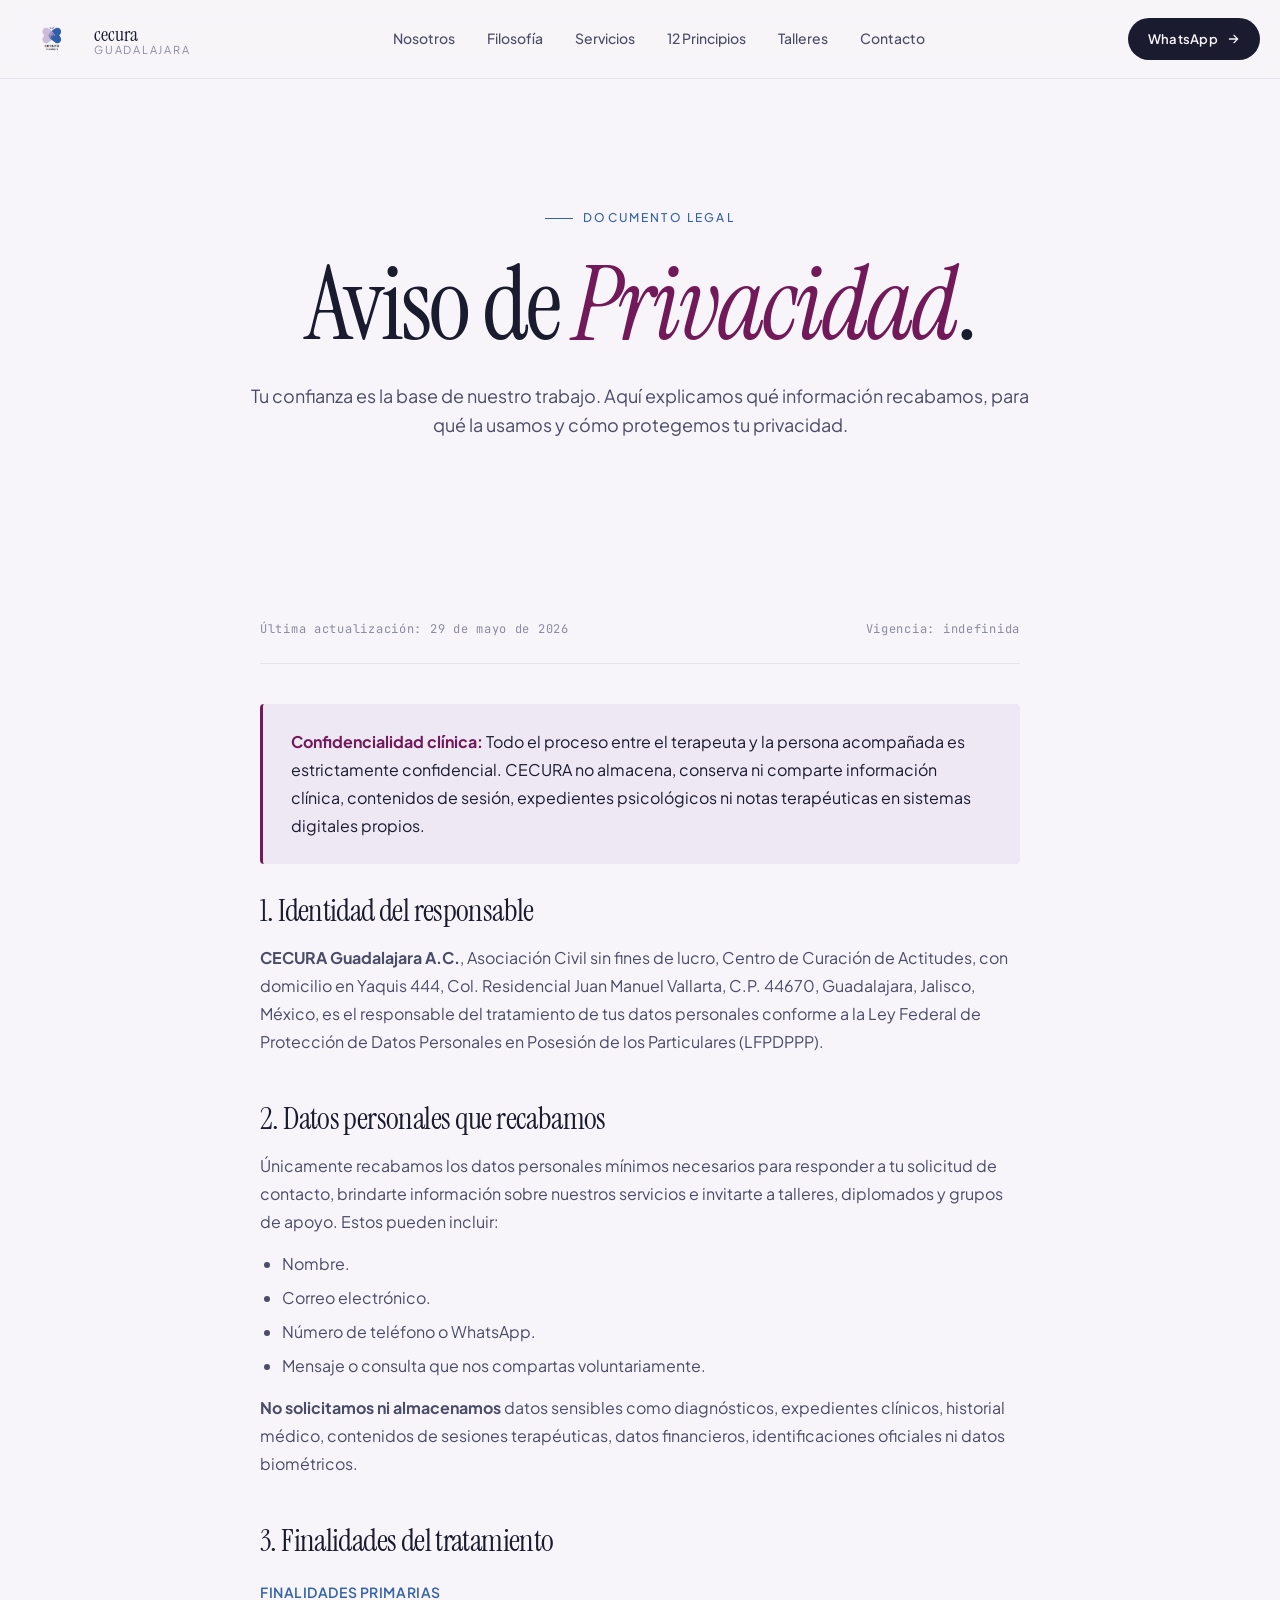
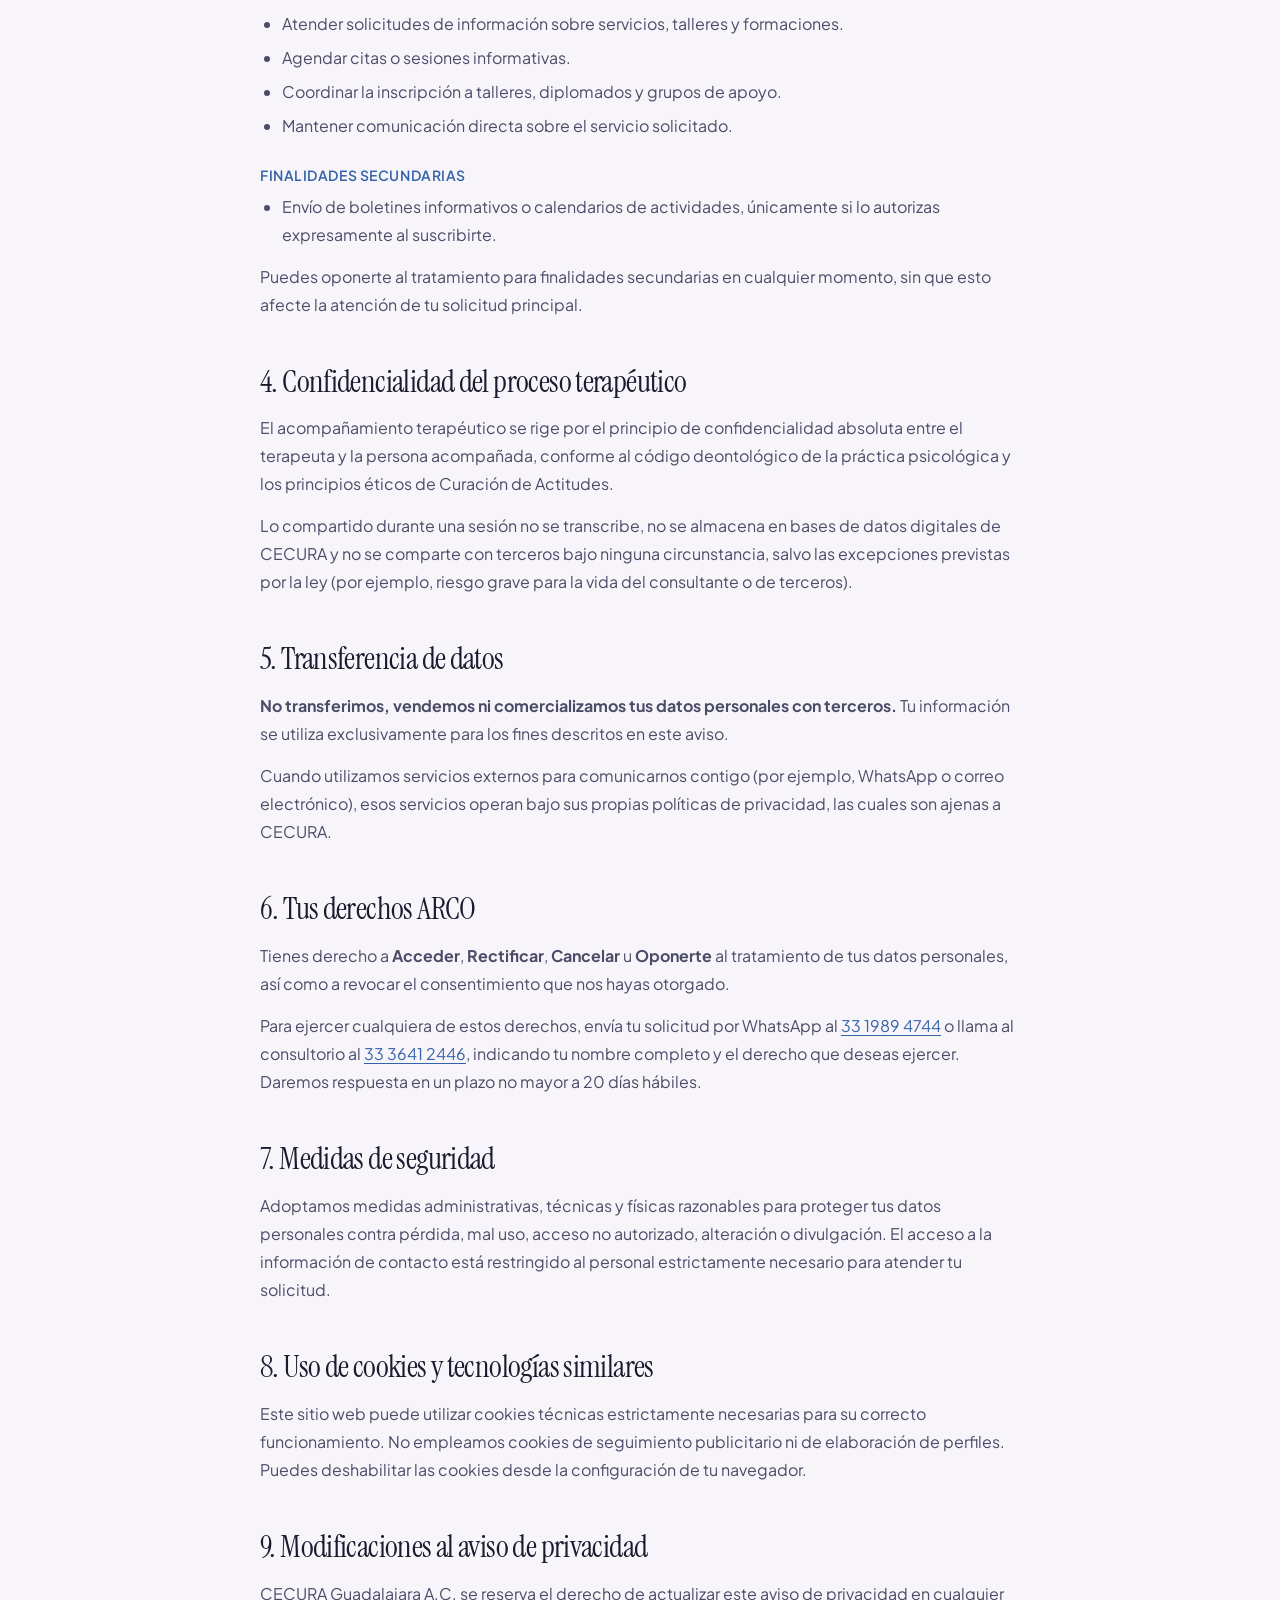
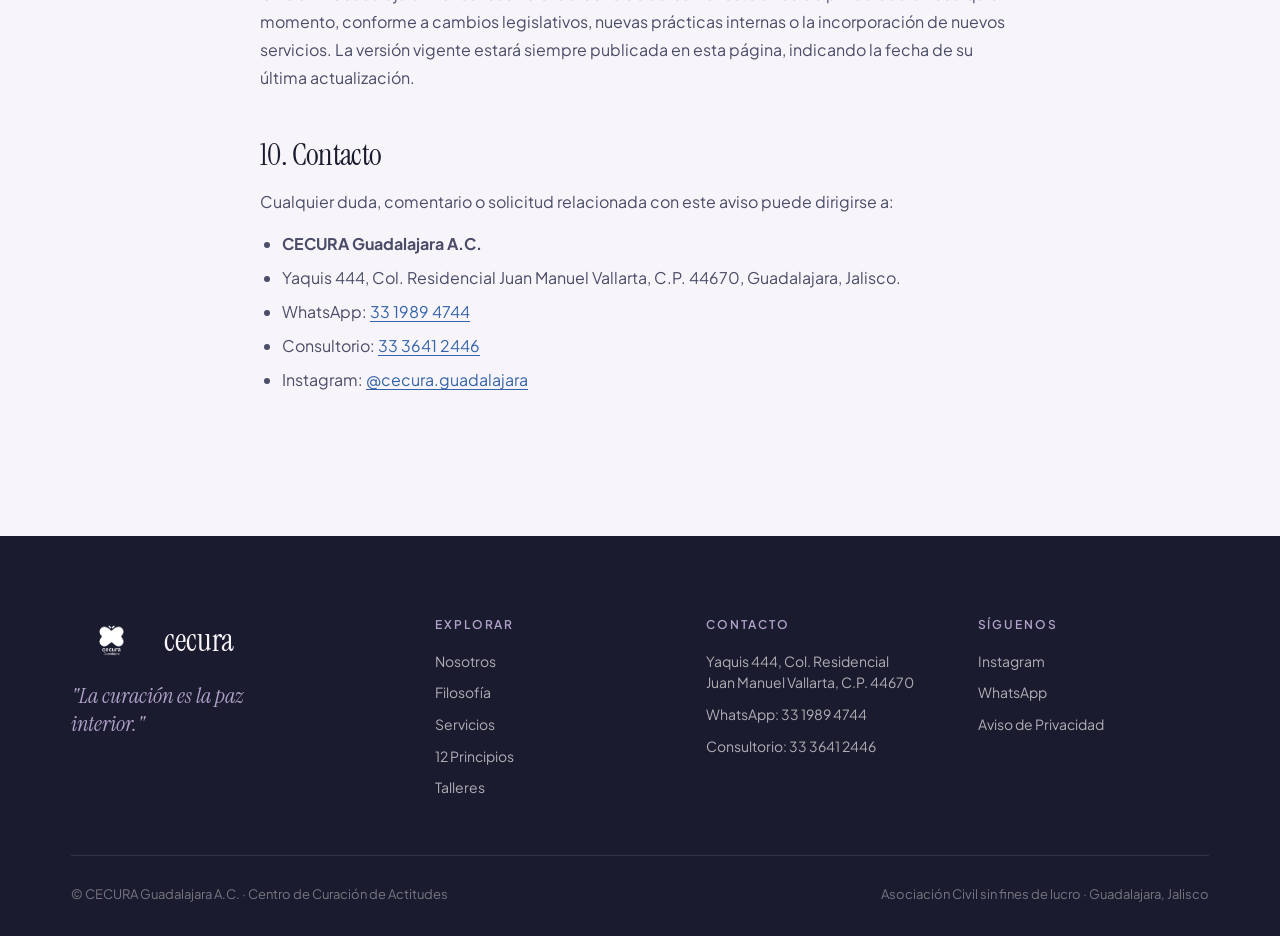
<file: aviso-privacidad.html>
<!doctype html>
<html lang="es">
<head>
<meta charset="utf-8" />
<title>Aviso de Privacidad — CECURA Guadalajara</title>
<meta name="viewport" content="width=device-width, initial-scale=1" />
<link rel="icon" type="image/png" href="assets/logo.png" />
<link rel="preconnect" href="https://fonts.googleapis.com">
<link rel="preconnect" href="https://fonts.gstatic.com" crossorigin>
<link href="https://fonts.googleapis.com/css2?family=Instrument+Serif:ital@0;1&family=Plus+Jakarta+Sans:wght@400;500;600;700&family=JetBrains+Mono:wght@400&display=swap" rel="stylesheet">
<link rel="stylesheet" href="styles.css" />
<link rel="stylesheet" href="workshop.css" />
<style>
  .legal { padding: clamp(80px, 10vw, 120px) 0 clamp(80px, 10vw, 140px); background: var(--bg); }
  .legal-wrap { max-width: 760px; margin: 0 auto; }
  .legal-meta {
    font-family: "JetBrains Mono", monospace;
    font-size: 12px;
    letter-spacing: 0.06em;
    color: var(--ink-muted);
    margin-bottom: 40px;
    padding-bottom: 24px;
    border-bottom: 1px solid var(--line);
    display: flex; justify-content: space-between; flex-wrap: wrap; gap: 12px;
  }
  .legal h2 {
    font-family: var(--display);
    font-size: clamp(24px, 2.4vw, 32px);
    margin: 48px 0 16px;
    color: var(--ink);
  }
  .legal h2:first-of-type { margin-top: 0; }
  .legal h3 {
    font-family: var(--sans);
    font-size: 14px;
    font-weight: 600;
    letter-spacing: 0.04em;
    text-transform: uppercase;
    color: var(--mezclilla);
    margin: 28px 0 10px;
  }
  .legal p, .legal li {
    color: var(--ink-soft);
    font-size: 16px;
    line-height: 1.75;
    margin-bottom: 14px;
  }
  .legal ul { padding-left: 22px; margin-bottom: 14px; }
  .legal ul li { margin-bottom: 6px; }
  .legal a { color: var(--mezclilla); text-decoration: underline; text-underline-offset: 3px; }
  .legal a:hover { color: var(--bizancio); }
  .legal-callout {
    background: var(--lavanda-pale);
    border-left: 3px solid var(--bizancio);
    padding: 24px 28px;
    margin: 32px 0;
    border-radius: 4px;
  }
  .legal-callout p { color: var(--ink); margin-bottom: 0; }
  .legal-callout strong { color: var(--bizancio); }
</style>
</head>
<body>

<!-- ===== NAV ===== -->
<header class="nav">
  <div class="container nav-inner">
    <a class="nav-logo" href="index.html" aria-label="CECURA Guadalajara">
      <img src="assets/logo.png" alt="" />
      <div class="lockup">
        <span class="serif">cecura</span>
        <small>Guadalajara</small>
      </div>
    </a>
    <nav class="nav-links" aria-label="Principal">
      <a href="index.html#nosotros">Nosotros</a>
      <a href="index.html#filosofia">Filosofía</a>
      <a href="index.html#servicios">Servicios</a>
      <a href="index.html#principios">12 Principios</a>
      <a href="talleres.html">Talleres</a>
      <a href="index.html#contacto">Contacto</a>
    </nav>
    <a class="nav-cta" href="https://wa.me/523319894744" target="_blank" rel="noopener">
      WhatsApp
      <svg width="14" height="14" viewBox="0 0 24 24" fill="none" stroke="currentColor" stroke-width="2.2"><path d="M5 12h14M13 5l7 7-7 7"/></svg>
    </a>
  </div>
</header>

<!-- ===== HERO ===== -->
<section class="tl-hero">
  <div class="container">
    <span class="eyebrow" style="justify-content: center;">Documento legal</span>
    <h1>Aviso de <span class="italic">Privacidad</span>.</h1>
    <p class="lede" style="margin: 0 auto;">
      Tu confianza es la base de nuestro trabajo. Aquí explicamos qué información
      recabamos, para qué la usamos y cómo protegemos tu privacidad.
    </p>
  </div>
</section>

<!-- ===== CONTENIDO ===== -->
<section class="legal">
  <div class="container">
    <div class="legal-wrap reveal">

      <div class="legal-meta">
        <span>Última actualización: 29 de mayo de 2026</span>
        <span>Vigencia: indefinida</span>
      </div>

      <div class="legal-callout">
        <p><strong>Confidencialidad clínica:</strong> Todo el proceso entre el terapeuta y la persona acompañada es estrictamente confidencial. CECURA no almacena, conserva ni comparte información clínica, contenidos de sesión, expedientes psicológicos ni notas terapéuticas en sistemas digitales propios.</p>
      </div>

      <h2>1. Identidad del responsable</h2>
      <p>
        <strong>CECURA Guadalajara A.C.</strong>, Asociación Civil sin fines de lucro,
        Centro de Curación de Actitudes, con domicilio en Yaquis 444, Col. Residencial
        Juan Manuel Vallarta, C.P. 44670, Guadalajara, Jalisco, México, es el
        responsable del tratamiento de tus datos personales conforme a la Ley Federal
        de Protección de Datos Personales en Posesión de los Particulares (LFPDPPP).
      </p>

      <h2>2. Datos personales que recabamos</h2>
      <p>
        Únicamente recabamos los datos personales mínimos necesarios para responder
        a tu solicitud de contacto, brindarte información sobre nuestros servicios e
        invitarte a talleres, diplomados y grupos de apoyo. Estos pueden incluir:
      </p>
      <ul>
        <li>Nombre.</li>
        <li>Correo electrónico.</li>
        <li>Número de teléfono o WhatsApp.</li>
        <li>Mensaje o consulta que nos compartas voluntariamente.</li>
      </ul>
      <p>
        <strong>No solicitamos ni almacenamos</strong> datos sensibles como
        diagnósticos, expedientes clínicos, historial médico, contenidos de sesiones
        terapéuticas, datos financieros, identificaciones oficiales ni datos
        biométricos.
      </p>

      <h2>3. Finalidades del tratamiento</h2>
      <h3>Finalidades primarias</h3>
      <ul>
        <li>Atender solicitudes de información sobre servicios, talleres y formaciones.</li>
        <li>Agendar citas o sesiones informativas.</li>
        <li>Coordinar la inscripción a talleres, diplomados y grupos de apoyo.</li>
        <li>Mantener comunicación directa sobre el servicio solicitado.</li>
      </ul>
      <h3>Finalidades secundarias</h3>
      <ul>
        <li>Envío de boletines informativos o calendarios de actividades, únicamente si lo autorizas expresamente al suscribirte.</li>
      </ul>
      <p>
        Puedes oponerte al tratamiento para finalidades secundarias en cualquier
        momento, sin que esto afecte la atención de tu solicitud principal.
      </p>

      <h2>4. Confidencialidad del proceso terapéutico</h2>
      <p>
        El acompañamiento terapéutico se rige por el principio de confidencialidad
        absoluta entre el terapeuta y la persona acompañada, conforme al código
        deontológico de la práctica psicológica y los principios éticos de Curación
        de Actitudes.
      </p>
      <p>
        Lo compartido durante una sesión no se transcribe, no se almacena en bases
        de datos digitales de CECURA y no se comparte con terceros bajo ninguna
        circunstancia, salvo las excepciones previstas por la ley (por ejemplo, riesgo
        grave para la vida del consultante o de terceros).
      </p>

      <h2>5. Transferencia de datos</h2>
      <p>
        <strong>No transferimos, vendemos ni comercializamos tus datos personales con terceros.</strong>
        Tu información se utiliza exclusivamente para los fines descritos en este aviso.
      </p>
      <p>
        Cuando utilizamos servicios externos para comunicarnos contigo (por ejemplo,
        WhatsApp o correo electrónico), esos servicios operan bajo sus propias
        políticas de privacidad, las cuales son ajenas a CECURA.
      </p>

      <h2>6. Tus derechos ARCO</h2>
      <p>
        Tienes derecho a <strong>Acceder</strong>, <strong>Rectificar</strong>, <strong>Cancelar</strong>
        u <strong>Oponerte</strong> al tratamiento de tus datos personales, así como a
        revocar el consentimiento que nos hayas otorgado.
      </p>
      <p>
        Para ejercer cualquiera de estos derechos, envía tu solicitud por WhatsApp
        al <a href="https://wa.me/523319894744" target="_blank" rel="noopener">33 1989 4744</a>
        o llama al consultorio al <a href="tel:+523336412446">33 3641 2446</a>,
        indicando tu nombre completo y el derecho que deseas ejercer. Daremos
        respuesta en un plazo no mayor a 20 días hábiles.
      </p>

      <h2>7. Medidas de seguridad</h2>
      <p>
        Adoptamos medidas administrativas, técnicas y físicas razonables para
        proteger tus datos personales contra pérdida, mal uso, acceso no autorizado,
        alteración o divulgación. El acceso a la información de contacto está
        restringido al personal estrictamente necesario para atender tu solicitud.
      </p>

      <h2>8. Uso de cookies y tecnologías similares</h2>
      <p>
        Este sitio web puede utilizar cookies técnicas estrictamente necesarias
        para su correcto funcionamiento. No empleamos cookies de seguimiento
        publicitario ni de elaboración de perfiles. Puedes deshabilitar las
        cookies desde la configuración de tu navegador.
      </p>

      <h2>9. Modificaciones al aviso de privacidad</h2>
      <p>
        CECURA Guadalajara A.C. se reserva el derecho de actualizar este aviso de
        privacidad en cualquier momento, conforme a cambios legislativos, nuevas
        prácticas internas o la incorporación de nuevos servicios. La versión
        vigente estará siempre publicada en esta página, indicando la fecha de su
        última actualización.
      </p>

      <h2>10. Contacto</h2>
      <p>
        Cualquier duda, comentario o solicitud relacionada con este aviso puede
        dirigirse a:
      </p>
      <ul>
        <li><strong>CECURA Guadalajara A.C.</strong></li>
        <li>Yaquis 444, Col. Residencial Juan Manuel Vallarta, C.P. 44670, Guadalajara, Jalisco.</li>
        <li>WhatsApp: <a href="https://wa.me/523319894744" target="_blank" rel="noopener">33 1989 4744</a></li>
        <li>Consultorio: <a href="tel:+523336412446">33 3641 2446</a></li>
        <li>Instagram: <a href="https://instagram.com/cecura.guadalajara" target="_blank" rel="noopener">@cecura.guadalajara</a></li>
      </ul>

    </div>
  </div>
</section>

<!-- ===== FOOTER ===== -->
<footer class="footer">
  <div class="container">
    <div class="footer-top">
      <div>
        <div class="brand">
          <img src="assets/logo.png" alt=""/>
          <span>cecura</span>
        </div>
        <p class="tagline">"La curación es la paz interior."</p>
      </div>
      <div>
        <h5>Explorar</h5>
        <ul>
          <li><a href="index.html#nosotros">Nosotros</a></li>
          <li><a href="index.html#filosofia">Filosofía</a></li>
          <li><a href="index.html#servicios">Servicios</a></li>
          <li><a href="index.html#principios">12 Principios</a></li>
          <li><a href="talleres.html">Talleres</a></li>
        </ul>
      </div>
      <div>
        <h5>Contacto</h5>
        <ul>
          <li>Yaquis 444, Col. Residencial<br/>Juan Manuel Vallarta, C.P. 44670</li>
          <li><a href="https://wa.me/523319894744">WhatsApp: 33 1989 4744</a></li>
          <li><a href="tel:+523336412446">Consultorio: 33 3641 2446</a></li>
        </ul>
      </div>
      <div>
        <h5>Síguenos</h5>
        <ul>
          <li><a href="https://instagram.com/cecura.guadalajara" target="_blank" rel="noopener">Instagram</a></li>
          <li><a href="https://wa.me/523319894744" target="_blank" rel="noopener">WhatsApp</a></li>
          <li><a href="aviso-privacidad.html">Aviso de Privacidad</a></li>
        </ul>
      </div>
    </div>
    <div class="footer-bottom">
      <span>© CECURA Guadalajara A.C. · Centro de Curación de Actitudes</span>
      <span>Asociación Civil sin fines de lucro · Guadalajara, Jalisco</span>
    </div>
  </div>
</footer>

<script>
const io = new IntersectionObserver(entries => {
  entries.forEach(e => { if (e.isIntersecting) { e.target.classList.add('in'); io.unobserve(e.target); } });
}, { threshold: 0.12 });
document.querySelectorAll('.reveal').forEach(el => io.observe(el));
</script>

</body>
</html>
</file>
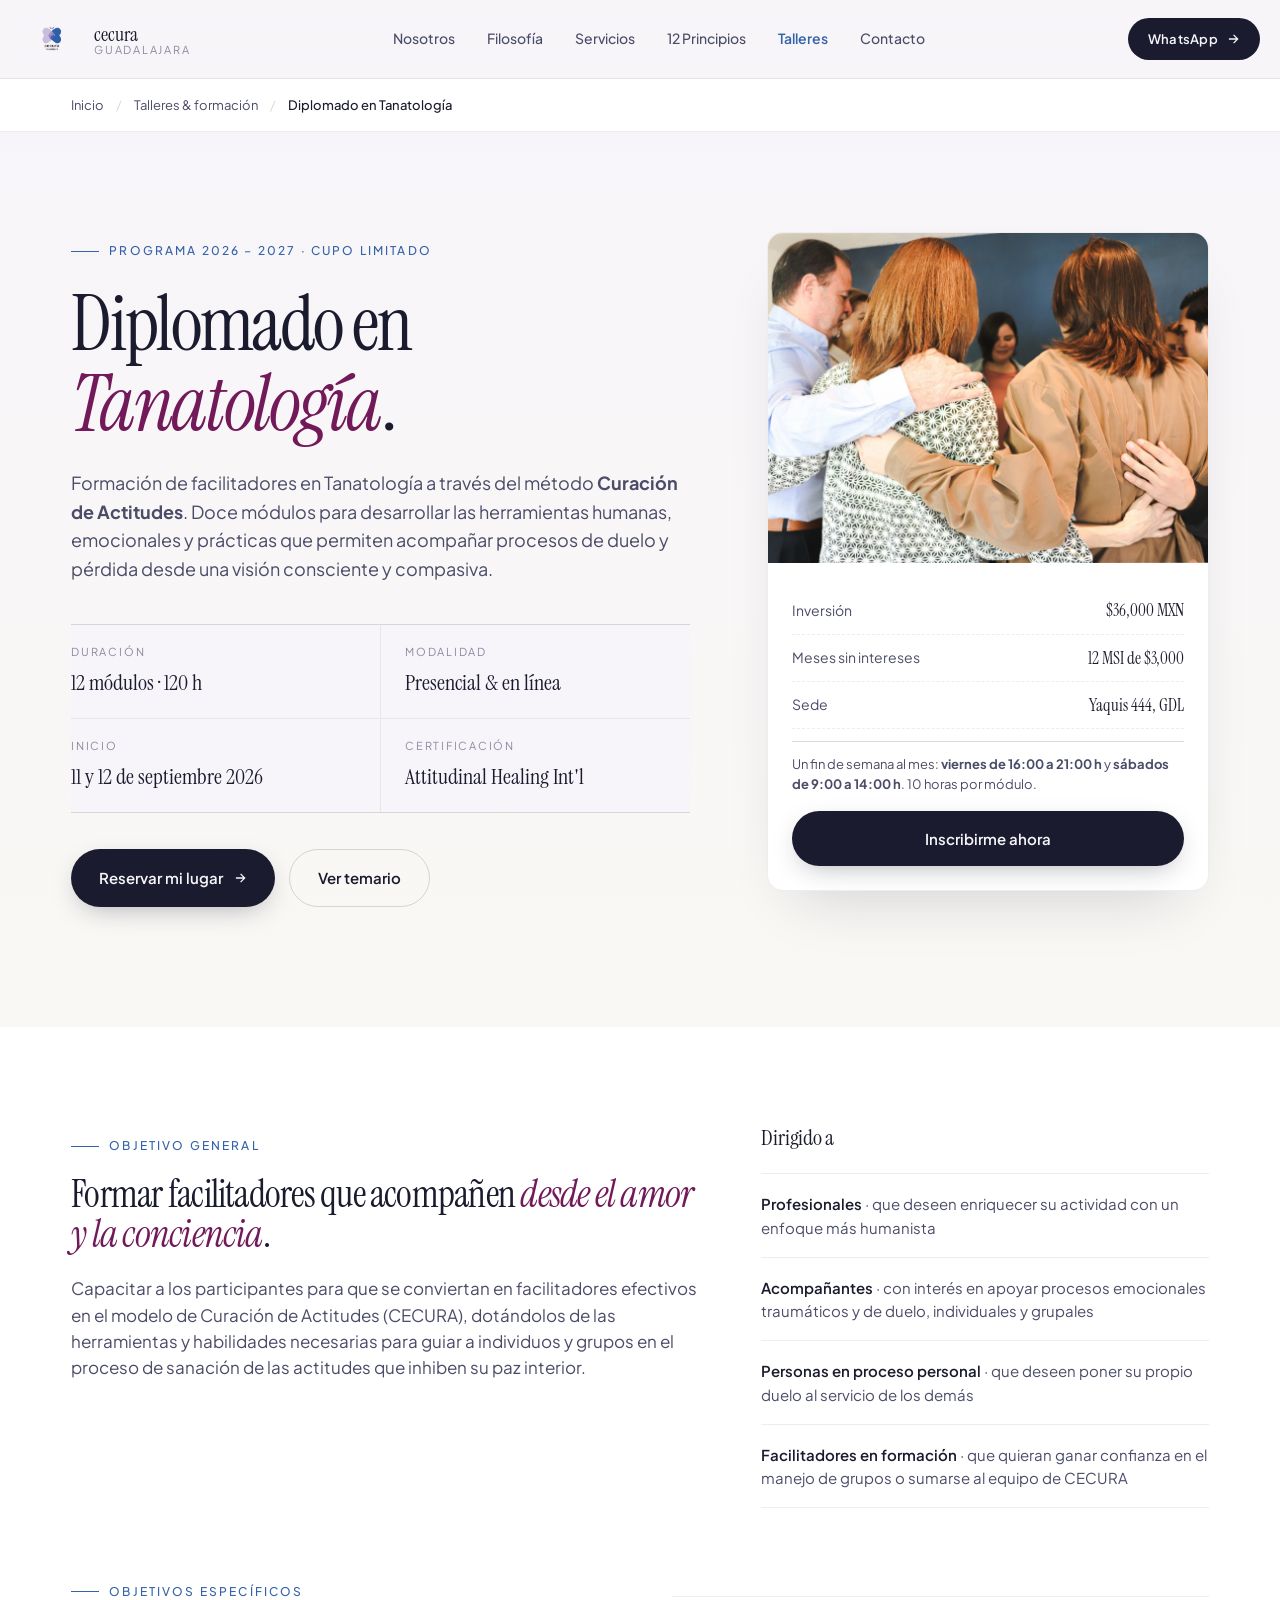
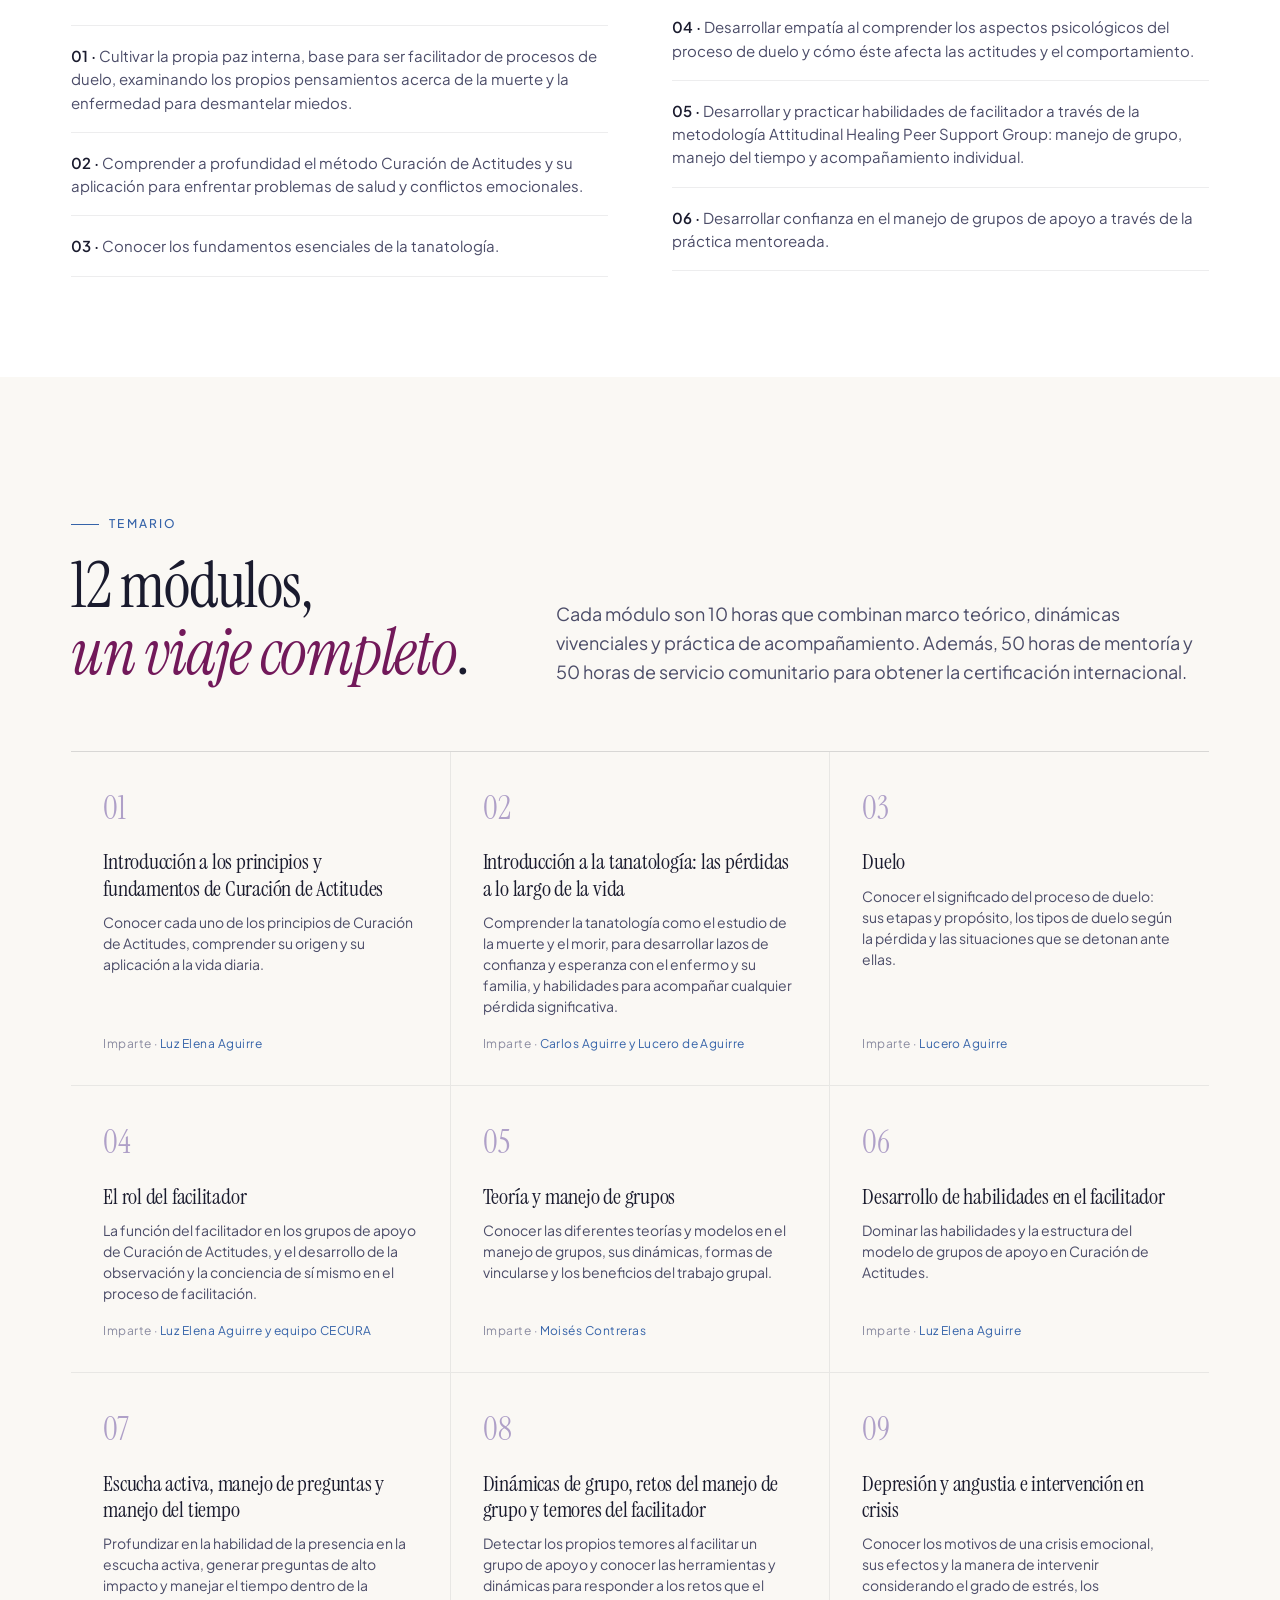
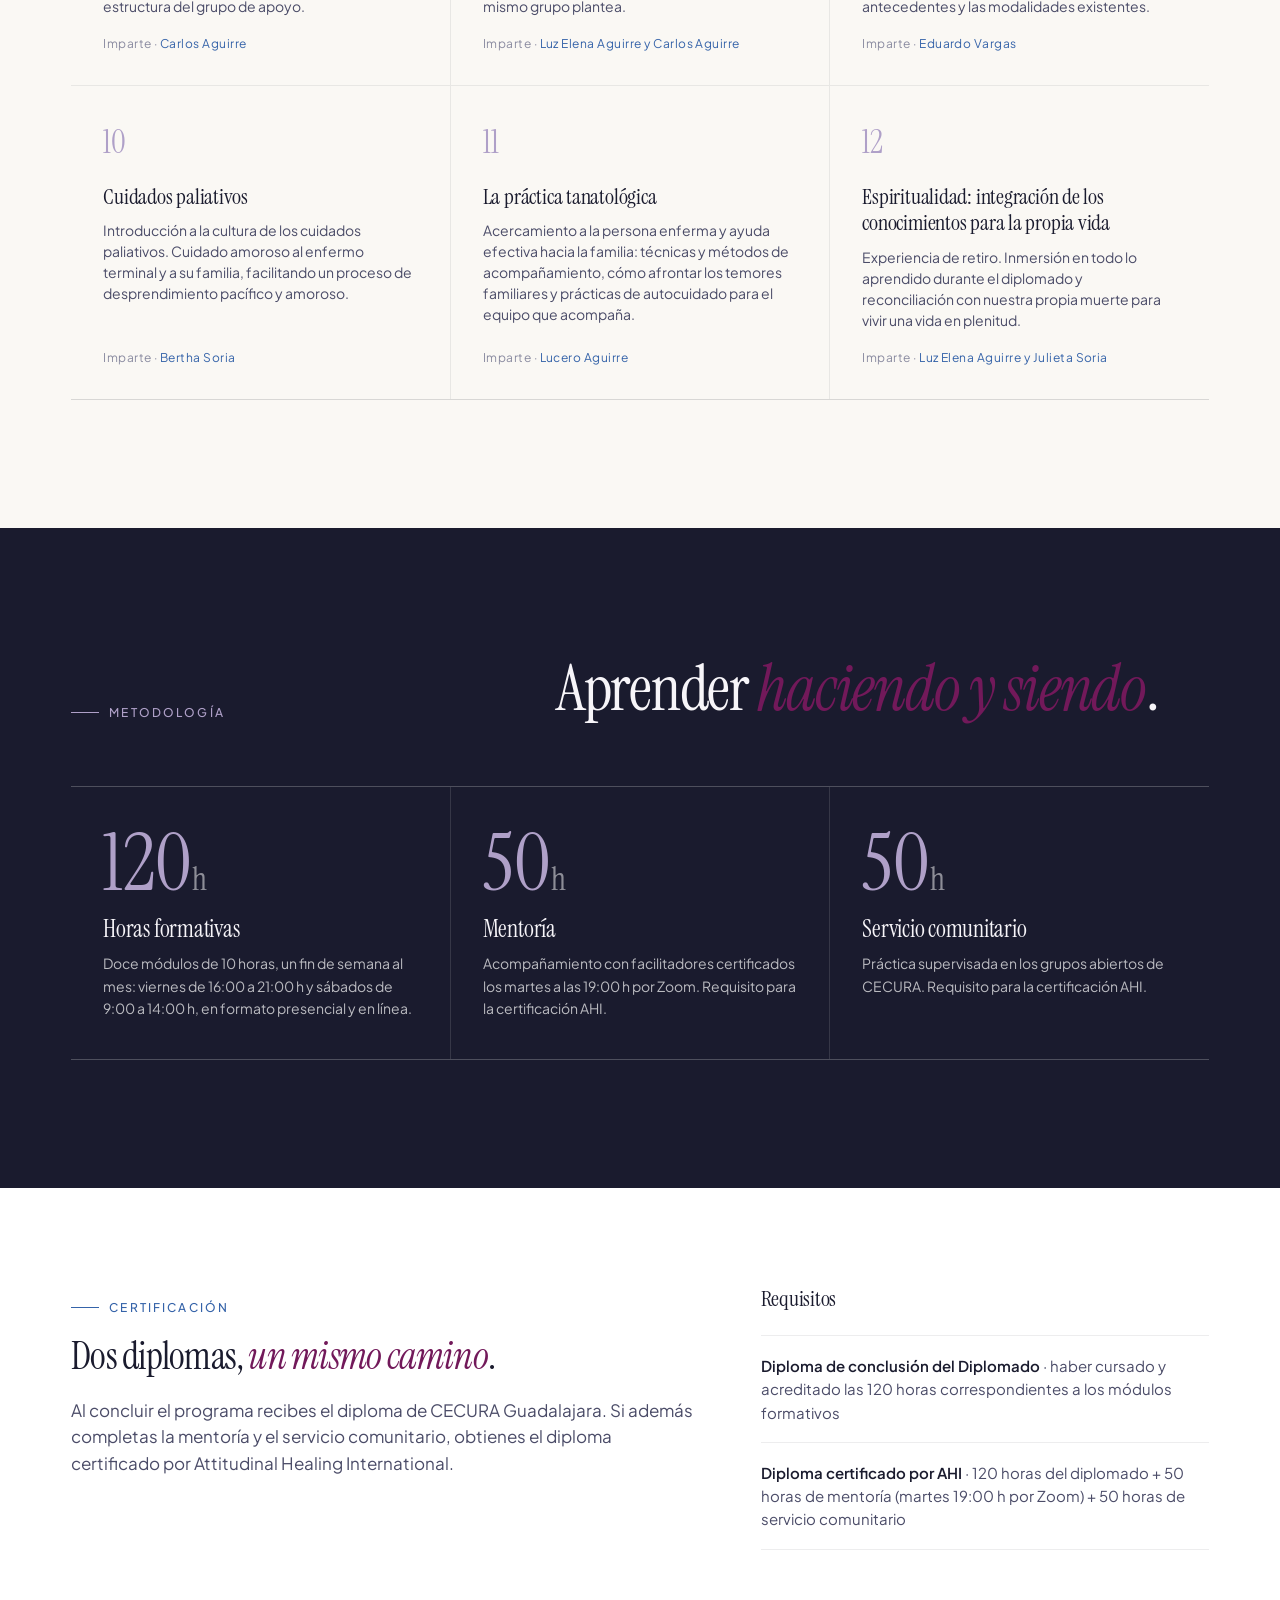
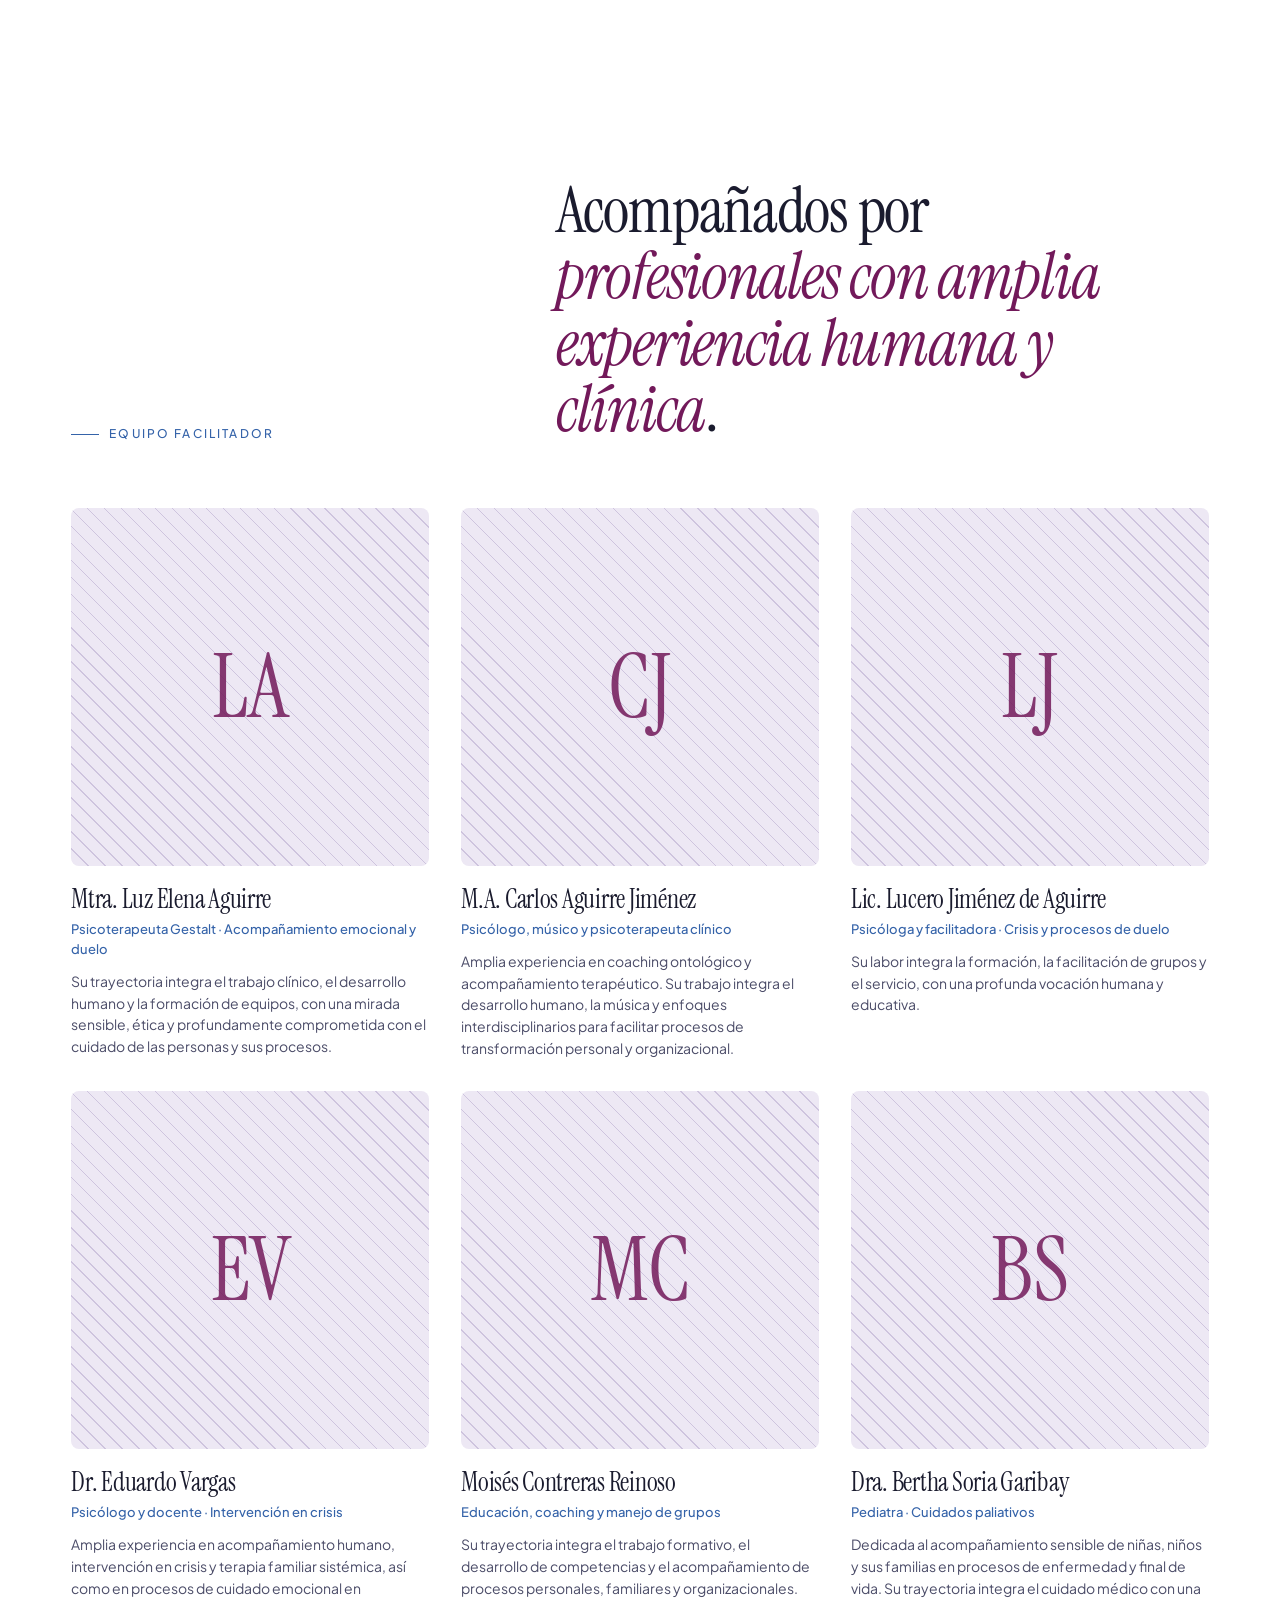
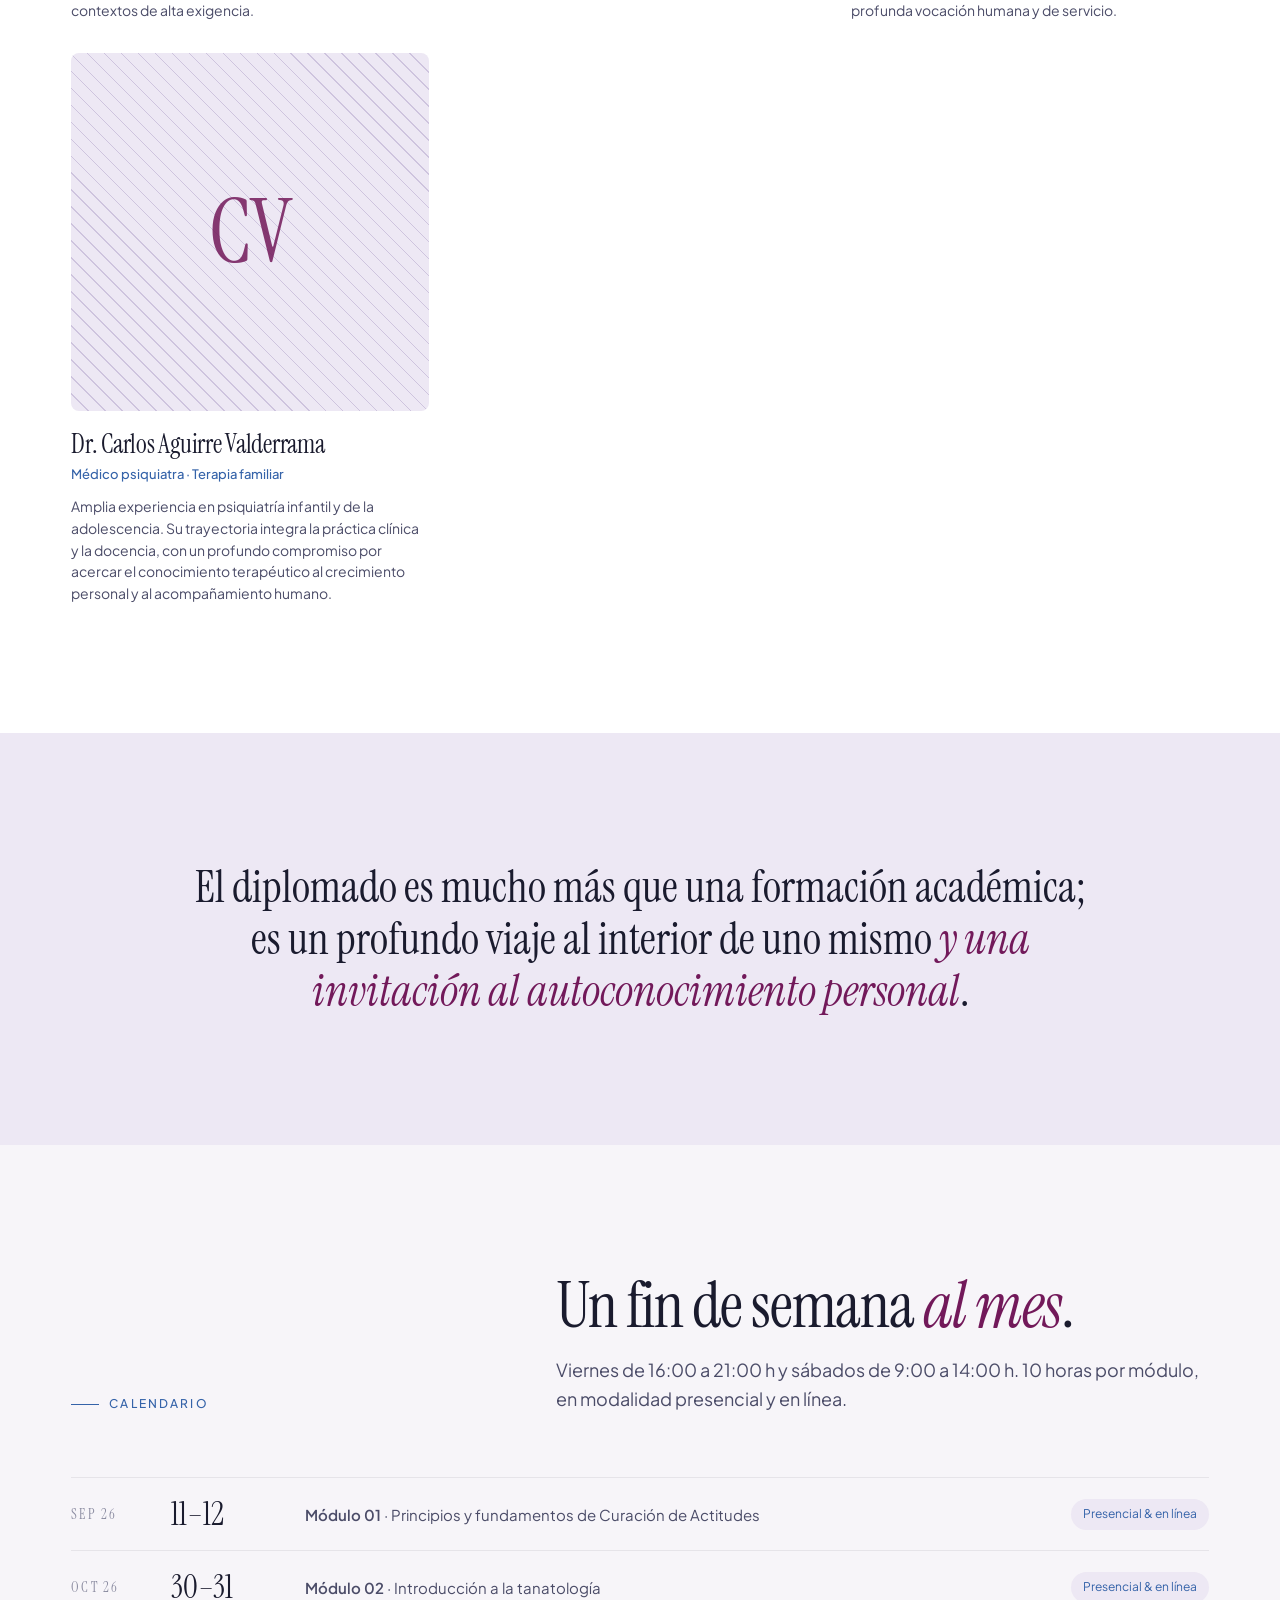
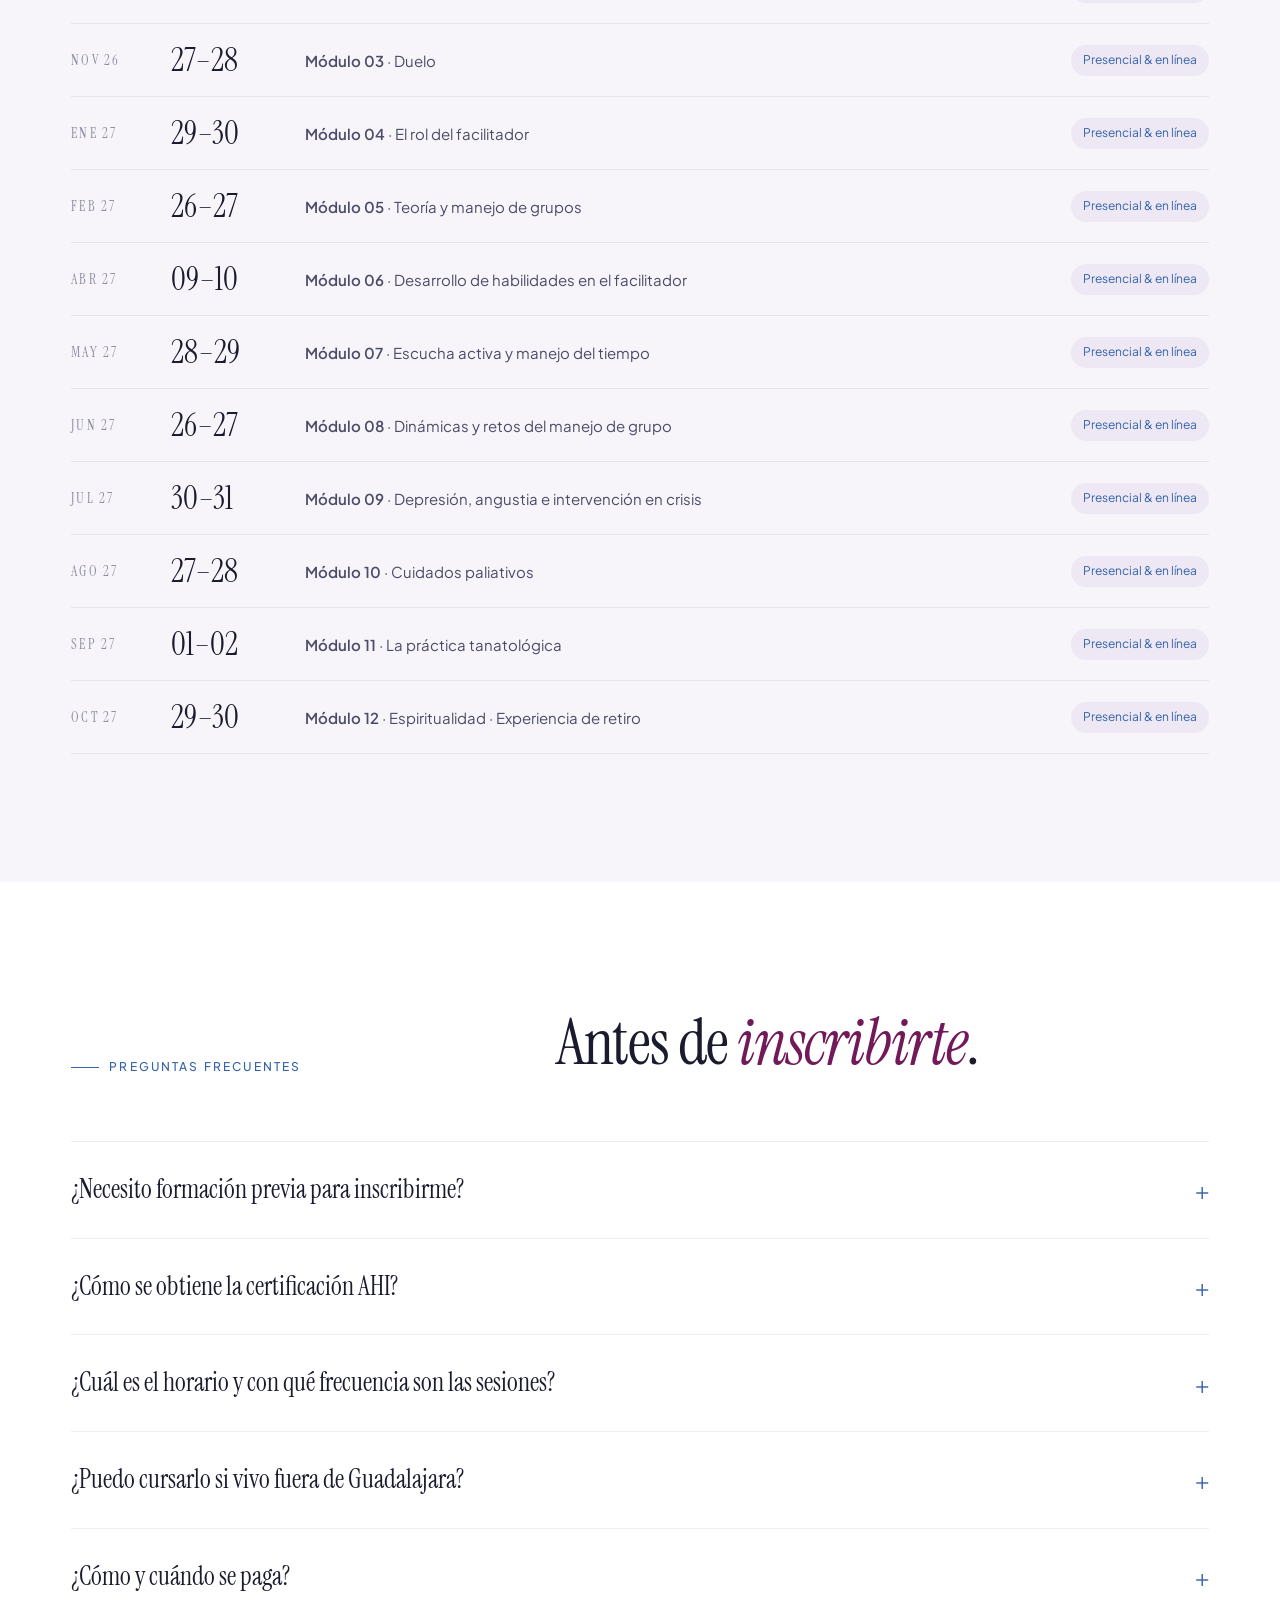
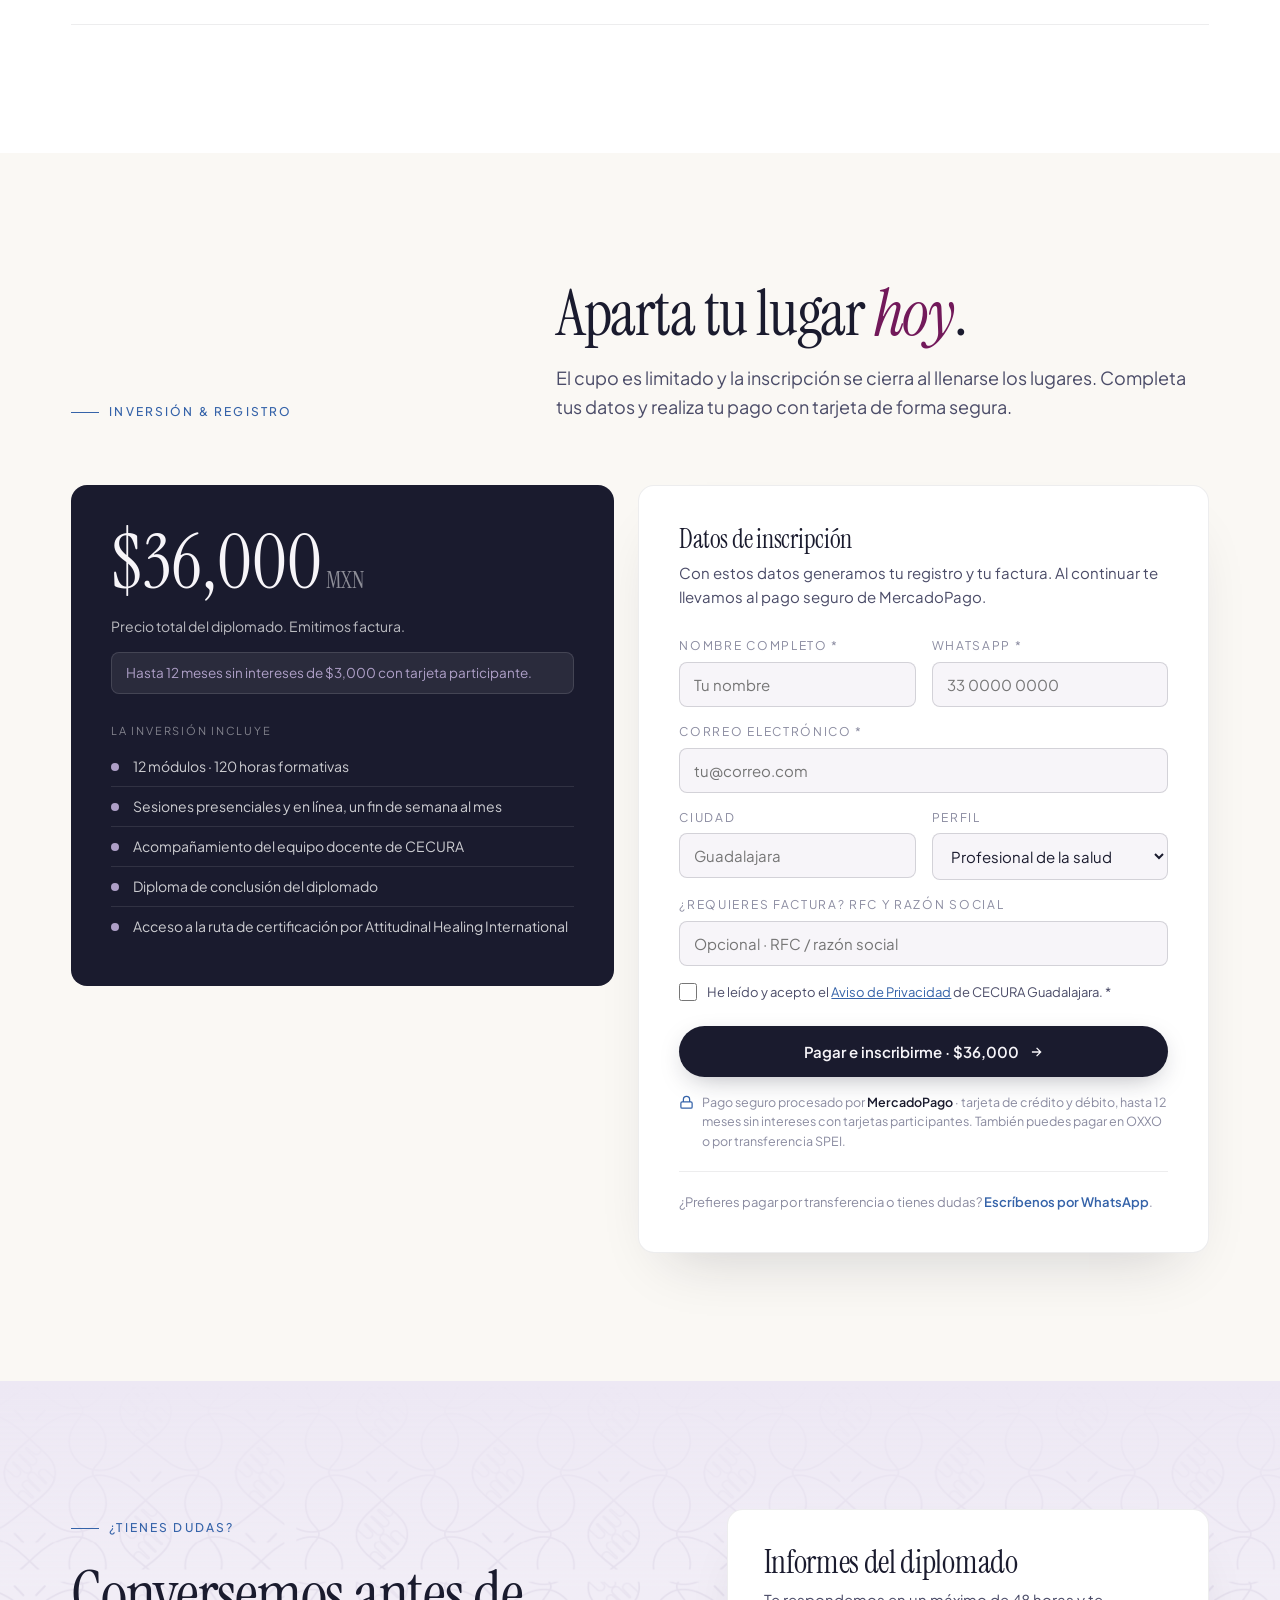
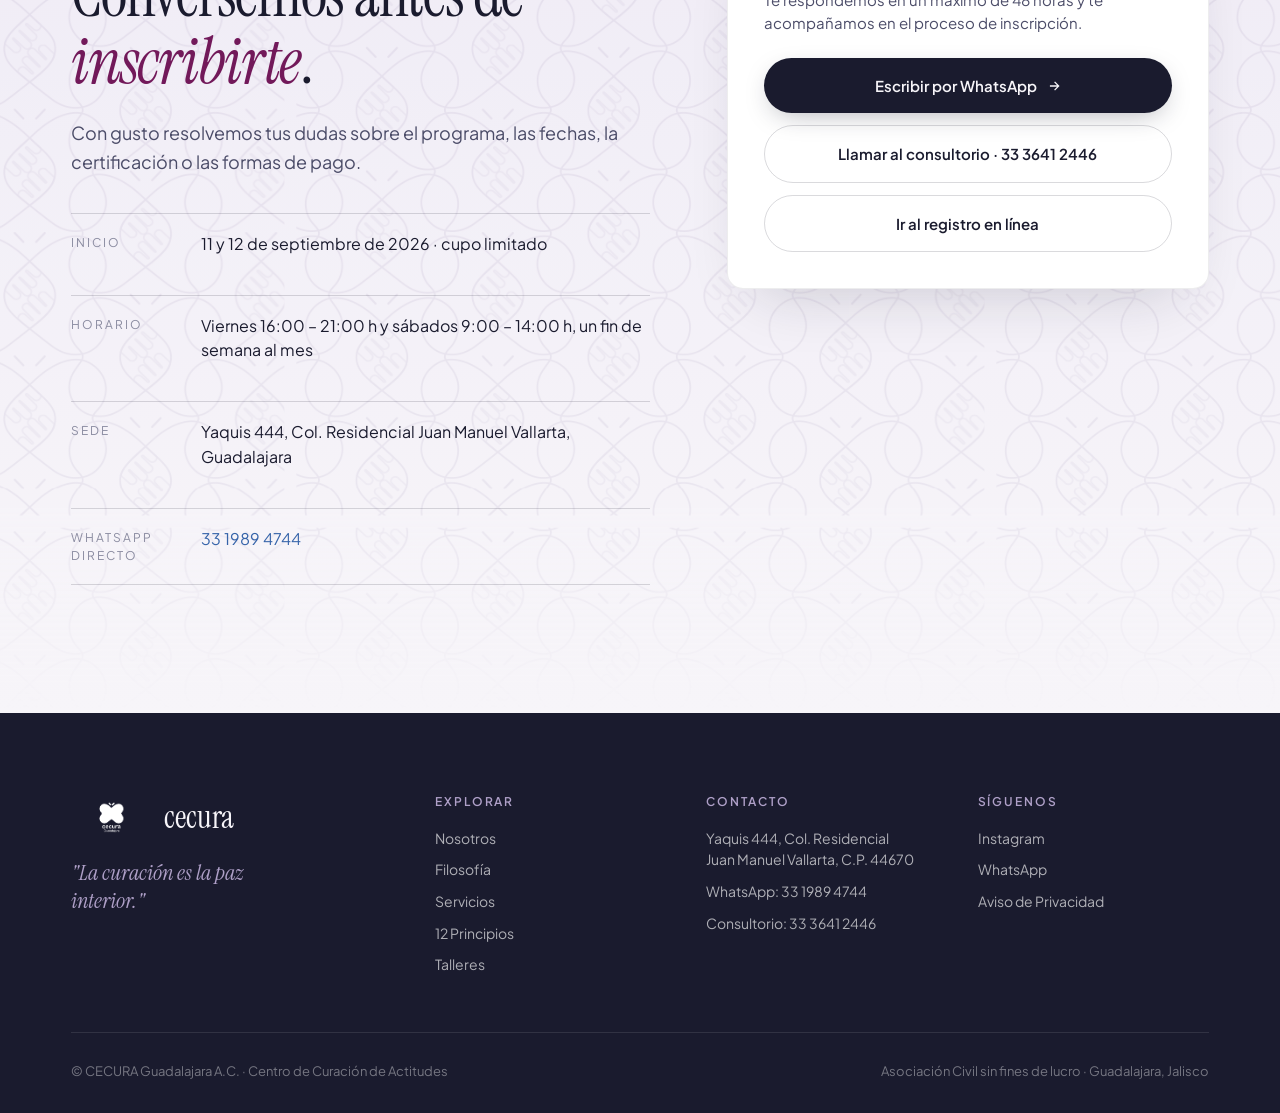
<file: diplomado.html>
<!doctype html>
<html lang="es">
<head>
<meta charset="utf-8" />
<title>Diplomado en Tanatología — CECURA Guadalajara</title>
<meta name="viewport" content="width=device-width, initial-scale=1" />
<meta name="description" content="Diplomado: Formación de facilitadores en Tanatología a través del método Curación de Actitudes. 12 módulos · 120 horas · Certificación AHI. Inicia el 11 de septiembre de 2026." />
<link rel="icon" type="image/png" href="assets/logo.png" />
<link rel="preconnect" href="https://fonts.googleapis.com">
<link rel="preconnect" href="https://fonts.gstatic.com" crossorigin>
<link href="https://fonts.googleapis.com/css2?family=Instrument+Serif:ital@0;1&family=Plus+Jakarta+Sans:wght@400;500;600;700&family=JetBrains+Mono:wght@400&display=swap" rel="stylesheet">
<link rel="stylesheet" href="styles.css" />
<link rel="stylesheet" href="workshop.css" />
</head>
<body>

<!-- ===== NAV ===== -->
<header class="nav">
  <div class="container nav-inner">
    <a class="nav-logo" href="index.html" aria-label="CECURA Guadalajara">
      <img src="assets/logo.png" alt="" />
      <div class="lockup">
        <span class="serif">cecura</span>
        <small>Guadalajara</small>
      </div>
    </a>
    <nav class="nav-links" aria-label="Principal">
      <a href="index.html#nosotros">Nosotros</a>
      <a href="index.html#filosofia">Filosofía</a>
      <a href="index.html#servicios">Servicios</a>
      <a href="index.html#principios">12 Principios</a>
      <a href="talleres.html" style="color: var(--mezclilla); font-weight: 600;">Talleres</a>
      <a href="index.html#contacto">Contacto</a>
    </nav>
    <a class="nav-cta" href="https://wa.me/523319894744" target="_blank" rel="noopener">
      WhatsApp
      <svg width="14" height="14" viewBox="0 0 24 24" fill="none" stroke="currentColor" stroke-width="2.2"><path d="M5 12h14M13 5l7 7-7 7"/></svg>
    </a>
  </div>
</header>

<!-- ===== BREADCRUMB ===== -->
<div class="crumb">
  <div class="container">
    <a href="index.html">Inicio</a>
    <span>/</span>
    <a href="talleres.html">Talleres &amp; formación</a>
    <span>/</span>
    <strong>Diplomado en Tanatología</strong>
  </div>
</div>

<!-- ===== WORKSHOP HERO ===== -->
<section class="ws-hero">
  <div class="container ws-hero-grid">
    <div class="reveal">
      <span class="eyebrow">Programa 2026 – 2027 · Cupo limitado</span>
      <h1 style="font-size: clamp(40px, 6vw, 88px); margin: 24px 0;">
        Diplomado en<br/><span class="italic">Tanatología</span>.
      </h1>
      <p class="lede" style="max-width: 56ch;">
        Formación de facilitadores en Tanatología a través del método
        <strong>Curación de Actitudes</strong>. Doce módulos para desarrollar las
        herramientas humanas, emocionales y prácticas que permiten acompañar
        procesos de duelo y pérdida desde una visión consciente y compasiva.
      </p>

      <div class="ws-meta">
        <div class="ws-meta-item">
          <span class="ws-meta-label">Duración</span>
          <span class="ws-meta-value">12 módulos · 120 h</span>
        </div>
        <div class="ws-meta-item">
          <span class="ws-meta-label">Modalidad</span>
          <span class="ws-meta-value">Presencial &amp; en línea</span>
        </div>
        <div class="ws-meta-item">
          <span class="ws-meta-label">Inicio</span>
          <span class="ws-meta-value">11 y 12 de septiembre 2026</span>
        </div>
        <div class="ws-meta-item">
          <span class="ws-meta-label">Certificación</span>
          <span class="ws-meta-value">Attitudinal Healing Int'l</span>
        </div>
      </div>

      <div class="hero-cta" style="margin-top: 36px;">
        <a class="btn btn-primary" href="#inscripcion">
          Reservar mi lugar
          <svg width="14" height="14" viewBox="0 0 24 24" fill="none" stroke="currentColor" stroke-width="2.2"><path d="M5 12h14M13 5l7 7-7 7"/></svg>
        </a>
        <a class="btn btn-ghost" href="#temario">Ver temario</a>
      </div>
    </div>

    <aside class="ws-card reveal">
      <div class="ws-card-img">
        <img src="assets/photo-embrace.jpg" alt="Grupo de tanatología CECURA" />
      </div>
      <div class="ws-card-body">
        <div class="ws-card-row">
          <span>Inversión</span>
          <strong>$36,000 MXN</strong>
        </div>
        <div class="ws-card-row" data-promo-only>
          <span>Pago temprano</span>
          <strong data-precio>$30,000 · 15% desc.</strong>
        </div>
        <div class="ws-card-row">
          <span>Meses sin intereses</span>
          <strong data-msi-corto>12 MSI de $3,000</strong>
        </div>
        <div class="ws-card-row">
          <span>Sede</span>
          <strong>Yaquis 444, GDL</strong>
        </div>
        <div class="ws-card-divider"></div>
        <p style="font-size: 13px; color: var(--ink-soft);">
          Un fin de semana al mes: <strong>viernes de 16:00 a 21:00 h</strong> y
          <strong>sábados de 9:00 a 14:00 h</strong>. 10 horas por módulo.
          <span data-promo-only>Descuento válido hasta el <strong>15 de agosto de 2026</strong>.</span>
        </p>
        <a class="btn btn-primary btn-block" href="#inscripcion" style="margin-top: 16px;">Inscribirme ahora</a>
      </div>
    </aside>
  </div>
</section>

<!-- ===== OBJETIVO / DIRIGIDO A ===== -->
<section class="ws-section">
  <div class="container">
    <div class="ws-twocol">
      <div class="reveal">
        <span class="eyebrow">Objetivo general</span>
        <h2 style="margin-top: 20px; font-size: clamp(28px, 3vw, 44px);">
          Formar facilitadores que acompañen <span class="italic">desde el amor y la conciencia</span>.
        </h2>
        <p style="color: var(--ink-soft); margin-top: 20px; max-width: 58ch; font-size: 17px;">
          Capacitar a los participantes para que se conviertan en facilitadores efectivos
          en el modelo de Curación de Actitudes (CECURA), dotándolos de las herramientas y
          habilidades necesarias para guiar a individuos y grupos en el proceso de sanación
          de las actitudes que inhiben su paz interior.
        </p>
      </div>

      <div class="ws-pillars reveal">
        <h3 style="font-size: 22px; margin-bottom: 24px;">Dirigido a</h3>
        <ul class="ws-list">
          <li><strong>Profesionales</strong> · que deseen enriquecer su actividad con un enfoque más humanista</li>
          <li><strong>Acompañantes</strong> · con interés en apoyar procesos emocionales traumáticos y de duelo, individuales y grupales</li>
          <li><strong>Personas en proceso personal</strong> · que deseen poner su propio duelo al servicio de los demás</li>
          <li><strong>Facilitadores en formación</strong> · que quieran ganar confianza en el manejo de grupos o sumarse al equipo de CECURA</li>
        </ul>
      </div>
    </div>

    <div class="ws-goals reveal">
      <div>
        <span class="eyebrow">Objetivos específicos</span>
        <ul class="ws-list" style="margin-top: 24px;">
          <li><strong>01 ·</strong> Cultivar la propia paz interna, base para ser facilitador de procesos de duelo, examinando los propios pensamientos acerca de la muerte y la enfermedad para desmantelar miedos.</li>
          <li><strong>02 ·</strong> Comprender a profundidad el método Curación de Actitudes y su aplicación para enfrentar problemas de salud y conflictos emocionales.</li>
          <li><strong>03 ·</strong> Conocer los fundamentos esenciales de la tanatología.</li>
        </ul>
      </div>
      <div>
        <ul class="ws-list" style="margin-top: 24px;">
          <li><strong>04 ·</strong> Desarrollar empatía al comprender los aspectos psicológicos del proceso de duelo y cómo éste afecta las actitudes y el comportamiento.</li>
          <li><strong>05 ·</strong> Desarrollar y practicar habilidades de facilitador a través de la metodología Attitudinal Healing Peer Support Group: manejo de grupo, manejo del tiempo y acompañamiento individual.</li>
          <li><strong>06 ·</strong> Desarrollar confianza en el manejo de grupos de apoyo a través de la práctica mentoreada.</li>
        </ul>
      </div>
    </div>
  </div>
</section>

<!-- ===== TEMARIO / MÓDULOS ===== -->
<section class="ws-modules" id="temario">
  <div class="container">
    <div class="section-head reveal">
      <div>
        <span class="eyebrow">Temario</span>
        <h2 style="margin-top: 20px;">12 módulos,<br/><span class="italic">un viaje completo</span>.</h2>
      </div>
      <div>
        <p class="lede">
          Cada módulo son 10 horas que combinan marco teórico, dinámicas vivenciales y
          práctica de acompañamiento. Además, 50 horas de mentoría y 50 horas de servicio
          comunitario para obtener la certificación internacional.
        </p>
      </div>
    </div>

    <div class="modules-grid reveal">
      <article class="module">
        <div class="module-num">01</div>
        <h4>Introducción a los principios y fundamentos de Curación de Actitudes</h4>
        <p>Conocer cada uno de los principios de Curación de Actitudes, comprender su origen y su aplicación a la vida diaria.</p>
        <p class="module-by">Luz Elena Aguirre</p>
      </article>
      <article class="module">
        <div class="module-num">02</div>
        <h4>Introducción a la tanatología: las pérdidas a lo largo de la vida</h4>
        <p>Comprender la tanatología como el estudio de la muerte y el morir, para desarrollar lazos de confianza y esperanza con el enfermo y su familia, y habilidades para acompañar cualquier pérdida significativa.</p>
        <p class="module-by">Carlos Aguirre y Lucero de Aguirre</p>
      </article>
      <article class="module">
        <div class="module-num">03</div>
        <h4>Duelo</h4>
        <p>Conocer el significado del proceso de duelo: sus etapas y propósito, los tipos de duelo según la pérdida y las situaciones que se detonan ante ellas.</p>
        <p class="module-by">Lucero Aguirre</p>
      </article>
      <article class="module">
        <div class="module-num">04</div>
        <h4>El rol del facilitador</h4>
        <p>La función del facilitador en los grupos de apoyo de Curación de Actitudes, y el desarrollo de la observación y la conciencia de sí mismo en el proceso de facilitación.</p>
        <p class="module-by">Luz Elena Aguirre y equipo CECURA</p>
      </article>
      <article class="module">
        <div class="module-num">05</div>
        <h4>Teoría y manejo de grupos</h4>
        <p>Conocer las diferentes teorías y modelos en el manejo de grupos, sus dinámicas, formas de vincularse y los beneficios del trabajo grupal.</p>
        <p class="module-by">Moisés Contreras</p>
      </article>
      <article class="module">
        <div class="module-num">06</div>
        <h4>Desarrollo de habilidades en el facilitador</h4>
        <p>Dominar las habilidades y la estructura del modelo de grupos de apoyo en Curación de Actitudes.</p>
        <p class="module-by">Luz Elena Aguirre</p>
      </article>
      <article class="module">
        <div class="module-num">07</div>
        <h4>Escucha activa, manejo de preguntas y manejo del tiempo</h4>
        <p>Profundizar en la habilidad de la presencia en la escucha activa, generar preguntas de alto impacto y manejar el tiempo dentro de la estructura del grupo de apoyo.</p>
        <p class="module-by">Carlos Aguirre</p>
      </article>
      <article class="module">
        <div class="module-num">08</div>
        <h4>Dinámicas de grupo, retos del manejo de grupo y temores del facilitador</h4>
        <p>Detectar los propios temores al facilitar un grupo de apoyo y conocer las herramientas y dinámicas para responder a los retos que el mismo grupo plantea.</p>
        <p class="module-by">Luz Elena Aguirre y Carlos Aguirre</p>
      </article>
      <article class="module">
        <div class="module-num">09</div>
        <h4>Depresión y angustia e intervención en crisis</h4>
        <p>Conocer los motivos de una crisis emocional, sus efectos y la manera de intervenir considerando el grado de estrés, los antecedentes y las modalidades existentes.</p>
        <p class="module-by">Eduardo Vargas</p>
      </article>
      <article class="module">
        <div class="module-num">10</div>
        <h4>Cuidados paliativos</h4>
        <p>Introducción a la cultura de los cuidados paliativos. Cuidado amoroso al enfermo terminal y a su familia, facilitando un proceso de desprendimiento pacífico y amoroso.</p>
        <p class="module-by">Bertha Soria</p>
      </article>
      <article class="module">
        <div class="module-num">11</div>
        <h4>La práctica tanatológica</h4>
        <p>Acercamiento a la persona enferma y ayuda efectiva hacia la familia: técnicas y métodos de acompañamiento, cómo afrontar los temores familiares y prácticas de autocuidado para el equipo que acompaña.</p>
        <p class="module-by">Lucero Aguirre</p>
      </article>
      <article class="module">
        <div class="module-num">12</div>
        <h4>Espiritualidad: integración de los conocimientos para la propia vida</h4>
        <p>Experiencia de retiro. Inmersión en todo lo aprendido durante el diplomado y reconciliación con nuestra propia muerte para vivir una vida en plenitud.</p>
        <p class="module-by">Luz Elena Aguirre y Julieta Soria</p>
      </article>
    </div>
  </div>
</section>

<!-- ===== METODOLOGÍA ===== -->
<section class="ws-methodology">
  <div class="container">
    <div class="section-head reveal">
      <div>
        <span class="eyebrow">Metodología</span>
      </div>
      <div>
        <h2>Aprender <span class="italic">haciendo y siendo</span>.</h2>
      </div>
    </div>
    <div class="method-grid reveal">
      <div class="method">
        <div class="method-num">120<small>h</small></div>
        <h4>Horas formativas</h4>
        <p>Doce módulos de 10 horas, un fin de semana al mes: viernes de 16:00 a 21:00 h y sábados de 9:00 a 14:00 h, en formato presencial y en línea.</p>
      </div>
      <div class="method">
        <div class="method-num">50<small>h</small></div>
        <h4>Mentoría</h4>
        <p>Acompañamiento con facilitadores certificados los martes a las 19:00 h por Zoom. Requisito para la certificación AHI.</p>
      </div>
      <div class="method">
        <div class="method-num">50<small>h</small></div>
        <h4>Servicio comunitario</h4>
        <p>Práctica supervisada en los grupos abiertos de CECURA. Requisito para la certificación AHI.</p>
      </div>
    </div>
  </div>
</section>

<!-- ===== REQUISITOS DE DIPLOMAS ===== -->
<section class="ws-section">
  <div class="container">
    <div class="ws-twocol">
      <div class="reveal">
        <span class="eyebrow">Certificación</span>
        <h2 style="margin-top: 20px; font-size: clamp(28px, 3vw, 44px);">
          Dos diplomas, <span class="italic">un mismo camino</span>.
        </h2>
        <p style="color: var(--ink-soft); margin-top: 20px; max-width: 58ch; font-size: 17px;">
          Al concluir el programa recibes el diploma de CECURA Guadalajara. Si además
          completas la mentoría y el servicio comunitario, obtienes el diploma certificado
          por Attitudinal Healing International.
        </p>
      </div>

      <div class="reveal">
        <h3 style="font-size: 22px; margin-bottom: 24px;">Requisitos</h3>
        <ul class="ws-list">
          <li><strong>Diploma de conclusión del Diplomado</strong> · haber cursado y acreditado las 120 horas correspondientes a los módulos formativos</li>
          <li><strong>Diploma certificado por AHI</strong> · 120 horas del diplomado + 50 horas de mentoría (martes 19:00 h por Zoom) + 50 horas de servicio comunitario</li>
        </ul>
      </div>
    </div>
  </div>
</section>

<!-- ===== INSTRUCTORES ===== -->
<section class="ws-faculty">
  <div class="container">
    <div class="section-head reveal">
      <div>
        <span class="eyebrow">Equipo facilitador</span>
      </div>
      <div>
        <h2>Acompañados por <span class="italic">profesionales con amplia experiencia humana y clínica</span>.</h2>
      </div>
    </div>
    <div class="faculty-grid reveal">
      <article class="faculty">
        <div class="faculty-avatar placeholder" data-label="foto retrato">
          <span class="initials">LA</span>
        </div>
        <h4>Mtra. Luz Elena Aguirre</h4>
        <p class="role">Psicoterapeuta Gestalt · Acompañamiento emocional y duelo</p>
        <p class="bio">Su trayectoria integra el trabajo clínico, el desarrollo humano y la formación de equipos, con una mirada sensible, ética y profundamente comprometida con el cuidado de las personas y sus procesos.</p>
      </article>
      <article class="faculty">
        <div class="faculty-avatar placeholder" data-label="foto retrato">
          <span class="initials">CJ</span>
        </div>
        <h4>M.A. Carlos Aguirre Jiménez</h4>
        <p class="role">Psicólogo, músico y psicoterapeuta clínico</p>
        <p class="bio">Amplia experiencia en coaching ontológico y acompañamiento terapéutico. Su trabajo integra el desarrollo humano, la música y enfoques interdisciplinarios para facilitar procesos de transformación personal y organizacional.</p>
      </article>
      <article class="faculty">
        <div class="faculty-avatar placeholder" data-label="foto retrato">
          <span class="initials">LJ</span>
        </div>
        <h4>Lic. Lucero Jiménez de Aguirre</h4>
        <p class="role">Psicóloga y facilitadora · Crisis y procesos de duelo</p>
        <p class="bio">Su labor integra la formación, la facilitación de grupos y el servicio, con una profunda vocación humana y educativa.</p>
      </article>
      <article class="faculty">
        <div class="faculty-avatar placeholder" data-label="foto retrato">
          <span class="initials">EV</span>
        </div>
        <h4>Dr. Eduardo Vargas</h4>
        <p class="role">Psicólogo y docente · Intervención en crisis</p>
        <p class="bio">Amplia experiencia en acompañamiento humano, intervención en crisis y terapia familiar sistémica, así como en procesos de cuidado emocional en contextos de alta exigencia.</p>
      </article>
      <article class="faculty">
        <div class="faculty-avatar placeholder" data-label="foto retrato">
          <span class="initials">MC</span>
        </div>
        <h4>Moisés Contreras Reinoso</h4>
        <p class="role">Educación, coaching y manejo de grupos</p>
        <p class="bio">Su trayectoria integra el trabajo formativo, el desarrollo de competencias y el acompañamiento de procesos personales, familiares y organizacionales.</p>
      </article>
      <article class="faculty">
        <div class="faculty-avatar placeholder" data-label="foto retrato">
          <span class="initials">BS</span>
        </div>
        <h4>Dra. Bertha Soria Garibay</h4>
        <p class="role">Pediatra · Cuidados paliativos</p>
        <p class="bio">Dedicada al acompañamiento sensible de niñas, niños y sus familias en procesos de enfermedad y final de vida. Su trayectoria integra el cuidado médico con una profunda vocación humana y de servicio.</p>
      </article>
      <article class="faculty">
        <div class="faculty-avatar placeholder" data-label="foto retrato">
          <span class="initials">CV</span>
        </div>
        <h4>Dr. Carlos Aguirre Valderrama</h4>
        <p class="role">Médico psiquiatra · Terapia familiar</p>
        <p class="bio">Amplia experiencia en psiquiatría infantil y de la adolescencia. Su trayectoria integra la práctica clínica y la docencia, con un profundo compromiso por acercar el conocimiento terapéutico al crecimiento personal y al acompañamiento humano.</p>
      </article>
    </div>
  </div>
</section>

<!-- ===== TESTIMONIAL DESTACADO ===== -->
<section class="ws-quote">
  <div class="container">
    <blockquote class="reveal">
      <p>El diplomado es mucho más que una formación académica; es un profundo
      viaje al interior de uno mismo <span class="italic">y una invitación al autoconocimiento personal</span>.</p>
    </blockquote>
  </div>
</section>

<!-- ===== CALENDARIO ===== -->
<section class="ws-calendar">
  <div class="container">
    <div class="section-head reveal">
      <div>
        <span class="eyebrow">Calendario</span>
      </div>
      <div>
        <h2>Un fin de semana <span class="italic">al mes</span>.</h2>
        <p class="lede" style="margin-top: 16px;">
          Viernes de 16:00 a 21:00 h y sábados de 9:00 a 14:00 h. 10 horas por módulo,
          en modalidad presencial y en línea.
        </p>
      </div>
    </div>
    <div class="calendar-list reveal">
      <div class="cal-row"><span class="cal-month">SEP 26</span><span class="cal-date">11–12</span><span class="cal-info"><strong>Módulo 01</strong> · Principios y fundamentos de Curación de Actitudes</span><span class="cal-where">Presencial &amp; en línea</span></div>
      <div class="cal-row"><span class="cal-month">OCT 26</span><span class="cal-date">30–31</span><span class="cal-info"><strong>Módulo 02</strong> · Introducción a la tanatología</span><span class="cal-where">Presencial &amp; en línea</span></div>
      <div class="cal-row"><span class="cal-month">NOV 26</span><span class="cal-date">27–28</span><span class="cal-info"><strong>Módulo 03</strong> · Duelo</span><span class="cal-where">Presencial &amp; en línea</span></div>
      <div class="cal-row"><span class="cal-month">ENE 27</span><span class="cal-date">29–30</span><span class="cal-info"><strong>Módulo 04</strong> · El rol del facilitador</span><span class="cal-where">Presencial &amp; en línea</span></div>
      <div class="cal-row"><span class="cal-month">FEB 27</span><span class="cal-date">26–27</span><span class="cal-info"><strong>Módulo 05</strong> · Teoría y manejo de grupos</span><span class="cal-where">Presencial &amp; en línea</span></div>
      <div class="cal-row"><span class="cal-month">ABR 27</span><span class="cal-date">09–10</span><span class="cal-info"><strong>Módulo 06</strong> · Desarrollo de habilidades en el facilitador</span><span class="cal-where">Presencial &amp; en línea</span></div>
      <div class="cal-row"><span class="cal-month">MAY 27</span><span class="cal-date">28–29</span><span class="cal-info"><strong>Módulo 07</strong> · Escucha activa y manejo del tiempo</span><span class="cal-where">Presencial &amp; en línea</span></div>
      <div class="cal-row"><span class="cal-month">JUN 27</span><span class="cal-date">26–27</span><span class="cal-info"><strong>Módulo 08</strong> · Dinámicas y retos del manejo de grupo</span><span class="cal-where">Presencial &amp; en línea</span></div>
      <div class="cal-row"><span class="cal-month">JUL 27</span><span class="cal-date">30–31</span><span class="cal-info"><strong>Módulo 09</strong> · Depresión, angustia e intervención en crisis</span><span class="cal-where">Presencial &amp; en línea</span></div>
      <div class="cal-row"><span class="cal-month">AGO 27</span><span class="cal-date">27–28</span><span class="cal-info"><strong>Módulo 10</strong> · Cuidados paliativos</span><span class="cal-where">Presencial &amp; en línea</span></div>
      <div class="cal-row"><span class="cal-month">SEP 27</span><span class="cal-date">01–02</span><span class="cal-info"><strong>Módulo 11</strong> · La práctica tanatológica</span><span class="cal-where">Presencial &amp; en línea</span></div>
      <div class="cal-row"><span class="cal-month">OCT 27</span><span class="cal-date">29–30</span><span class="cal-info"><strong>Módulo 12</strong> · Espiritualidad · Experiencia de retiro</span><span class="cal-where">Presencial &amp; en línea</span></div>
    </div>
  </div>
</section>

<!-- ===== FAQ ===== -->
<section class="ws-faq">
  <div class="container">
    <div class="section-head reveal">
      <div>
        <span class="eyebrow">Preguntas frecuentes</span>
      </div>
      <div>
        <h2>Antes de <span class="italic">inscribirte</span>.</h2>
      </div>
    </div>
    <div class="faq-list reveal">
      <details>
        <summary><span>¿Necesito formación previa para inscribirme?</span><span class="faq-icon">+</span></summary>
        <p>No es requisito tener formación previa en psicología o tanatología. El programa está dirigido a personas que deseen enriquecer su actividad profesional con un enfoque más humanista, a quienes tienen interés en apoyar procesos emocionales traumáticos y de duelo, y a quienes desean poner su propio proceso de duelo al servicio de los demás.</p>
      </details>
      <details>
        <summary><span>¿Cómo se obtiene la certificación AHI?</span><span class="faq-icon">+</span></summary>
        <p>La certificación por Attitudinal Healing International se otorga al acreditar las 120 horas del diplomado, 50 horas de mentoría (martes a las 19:00 h por Zoom) y 50 horas de servicio comunitario. Quien cursa únicamente las 120 horas formativas recibe el diploma de conclusión del diplomado.</p>
      </details>
      <details>
        <summary><span>¿Cuál es el horario y con qué frecuencia son las sesiones?</span><span class="faq-icon">+</span></summary>
        <p>Un fin de semana al mes: viernes de 16:00 a 21:00 h y sábados de 9:00 a 14:00 h, 10 horas por módulo. El programa inicia el 11 y 12 de septiembre de 2026 y concluye en octubre de 2027.</p>
      </details>
      <details>
        <summary><span>¿Puedo cursarlo si vivo fuera de Guadalajara?</span><span class="faq-icon">+</span></summary>
        <p>Sí. La modalidad es presencial y en línea, de manera que puedes seguir las sesiones a distancia. Recomendamos asistir presencialmente siempre que sea posible para aprovechar la experiencia grupal y la práctica de facilitación.</p>
      </details>
      <details>
        <summary><span>¿Cómo y cuándo se paga?</span><span class="faq-icon">+</span></summary>
        <p>La inversión total del diplomado es de $36,000 MXN, que puedes diferir hasta a 12 meses sin intereses de $3,000 con tarjetas participantes. Quien pagó antes del 15 de agosto de 2026 obtuvo el precio de pago temprano de $30,000 (15% de descuento, hasta 6 meses sin intereses). El pago se realiza en línea a través de MercadoPago desde el formulario de registro de esta página; también puedes pagar en OXXO o por transferencia SPEI. Cecura Guadalajara, A.C. emite factura: solo indícanos tus datos fiscales al inscribirte.</p>
      </details>
    </div>
  </div>
</section>

<!-- ===== INVERSIÓN & REGISTRO ===== -->
<section class="ws-checkout" id="inscripcion">
  <div class="container">
    <div class="section-head reveal">
      <div>
        <span class="eyebrow">Inversión &amp; registro</span>
      </div>
      <div>
        <h2>Aparta tu lugar <span class="italic">hoy</span>.</h2>
        <p class="lede" style="margin-top: 16px;">
          El cupo es limitado y la inscripción se cierra al llenarse los lugares.
          Completa tus datos y realiza tu pago con tarjeta de forma segura.
        </p>
      </div>
    </div>

    <div class="checkout-grid reveal">

      <!-- Precio -->
      <div class="checkout-price">
        <span class="promo-flag" data-promo-only>15% de descuento por pago temprano</span>
        <p class="checkout-strike" data-promo-only>Precio de lista $36,000 MXN</p>
        <div class="checkout-amount"><span data-precio-grande>$30,000</span><small> MXN</small></div>
        <p class="checkout-sub" data-precio-nota>
          Precio con descuento por pago temprano, válido hasta el 15 de agosto de 2026.
          Emitimos factura.
        </p>
        <p class="checkout-msi" data-msi>Hasta 12 meses sin intereses de $3,000 con tarjeta participante.</p>

        <div class="countdown" data-promo-only>
          <span class="countdown-label">El descuento termina en</span>
          <div class="countdown-units" data-countdown>
            <div><strong data-cd-d>--</strong><span>días</span></div>
            <div><strong data-cd-h>--</strong><span>hrs</span></div>
            <div><strong data-cd-m>--</strong><span>min</span></div>
            <div><strong data-cd-s>--</strong><span>seg</span></div>
          </div>
        </div>

        <p class="checkout-includes-label">La inversión incluye</p>
        <ul class="checkout-includes">
          <li>12 módulos · 120 horas formativas</li>
          <li>Sesiones presenciales y en línea, un fin de semana al mes</li>
          <li>Acompañamiento del equipo docente de CECURA</li>
          <li>Diploma de conclusión del diplomado</li>
          <li>Acceso a la ruta de certificación por Attitudinal Healing International</li>
        </ul>
      </div>

      <!-- Formulario de registro -->
      <form class="checkout-form" id="registro-form" novalidate>
        <h3>Datos de inscripción</h3>
        <p class="checkout-form-intro" data-form-intro>
          Con estos datos generamos tu registro y tu factura. Al continuar te llevamos
          al pago seguro de MercadoPago.
        </p>

        <div class="form-row">
          <div class="form-field">
            <label for="r-nombre">Nombre completo *</label>
            <input id="r-nombre" name="nombre" type="text" required placeholder="Tu nombre"/>
          </div>
          <div class="form-field">
            <label for="r-tel">WhatsApp *</label>
            <input id="r-tel" name="whatsapp" type="tel" required placeholder="33 0000 0000"/>
          </div>
        </div>

        <div class="form-field">
          <label for="r-email">Correo electrónico *</label>
          <input id="r-email" name="email" type="email" required placeholder="tu@correo.com"/>
        </div>

        <div class="form-row">
          <div class="form-field">
            <label for="r-ciudad">Ciudad</label>
            <input id="r-ciudad" name="ciudad" type="text" placeholder="Guadalajara"/>
          </div>
          <div class="form-field">
            <label for="r-perfil">Perfil</label>
            <select id="r-perfil" name="perfil">
              <option>Profesional de la salud</option>
              <option>Acompañante / voluntario</option>
              <option>En proceso personal</option>
              <option>Interés en desarrollo humano</option>
              <option>Otro</option>
            </select>
          </div>
        </div>

        <div class="form-field">
          <label for="r-factura">¿Requieres factura? RFC y razón social</label>
          <input id="r-factura" name="factura" type="text" placeholder="Opcional · RFC / razón social"/>
        </div>

        <label class="form-check">
          <input type="checkbox" name="aviso" required />
          <span>He leído y acepto el <a href="aviso-privacidad.html" target="_blank" rel="noopener">Aviso de Privacidad</a> de CECURA Guadalajara. *</span>
        </label>

        <button class="btn btn-primary btn-block" type="submit" id="btn-pagar">
          <span data-btn-label>Pagar e inscribirme · $36,000</span>
          <svg width="14" height="14" viewBox="0 0 24 24" fill="none" stroke="currentColor" stroke-width="2.2"><path d="M5 12h14M13 5l7 7-7 7"/></svg>
        </button>

        <p class="mp-note">
          <svg width="15" height="15" viewBox="0 0 24 24" fill="none" stroke="currentColor" stroke-width="2" aria-hidden="true"><rect x="3" y="11" width="18" height="10" rx="2"/><path d="M7 11V7a5 5 0 0 1 10 0v4"/></svg>
          <span data-mp-note>Pago seguro procesado por <strong>MercadoPago</strong> · tarjeta de crédito y débito.
          Consulta las promociones de meses sin intereses disponibles al momento del pago.</span>
        </p>

        <p class="form-status" data-status hidden></p>

        <p class="checkout-alt">
          ¿Prefieres pagar por transferencia o tienes dudas?
          <a href="https://wa.me/523319894744?text=Hola%2C%20quiero%20inscribirme%20al%20Diplomado%20en%20Tanatolog%C3%ADa" target="_blank" rel="noopener">Escríbenos por WhatsApp</a>.
        </p>
      </form>
    </div>
  </div>
</section>

<!-- ===== CONTACTO ===== -->
<section class="contact" id="contacto">
  <div class="container">
    <div class="contact-grid">
      <div class="reveal">
        <span class="eyebrow">¿Tienes dudas?</span>
        <h2 style="margin-top: 24px;">Conversemos antes de <span class="italic">inscribirte</span>.</h2>
        <p class="lede" style="margin-top: 20px;">
          Con gusto resolvemos tus dudas sobre el programa, las fechas, la certificación
          o las formas de pago.
        </p>

        <dl class="contact-info">
          <div class="contact-row">
            <dt>Inicio</dt>
            <dd>11 y 12 de septiembre de 2026 · cupo limitado</dd>
          </div>
          <div class="contact-row">
            <dt>Horario</dt>
            <dd>Viernes 16:00 – 21:00 h y sábados 9:00 – 14:00 h, un fin de semana al mes</dd>
          </div>
          <div class="contact-row">
            <dt>Sede</dt>
            <dd>Yaquis 444, Col. Residencial Juan Manuel Vallarta, Guadalajara</dd>
          </div>
          <div class="contact-row">
            <dt>WhatsApp directo</dt>
            <dd><a href="https://wa.me/523319894744?text=Hola%2C%20quiero%20informaci%C3%B3n%20del%20Diplomado%20en%20Tanatolog%C3%ADa" target="_blank" rel="noopener">33 1989 4744</a></dd>
          </div>
        </dl>
      </div>

      <div class="contact-card reveal">
        <h3>Informes del diplomado</h3>
        <p>Te respondemos en un máximo de 48 horas y te acompañamos en el proceso de inscripción.</p>
        <a class="btn btn-primary btn-block" href="https://wa.me/523319894744?text=Hola%2C%20quiero%20informaci%C3%B3n%20del%20Diplomado%20en%20Tanatolog%C3%ADa" target="_blank" rel="noopener">
          Escribir por WhatsApp
          <svg width="14" height="14" viewBox="0 0 24 24" fill="none" stroke="currentColor" stroke-width="2.2"><path d="M5 12h14M13 5l7 7-7 7"/></svg>
        </a>
        <a class="btn btn-ghost btn-block" href="tel:+523336412446" style="margin-top: 12px;">
          Llamar al consultorio · 33 3641 2446
        </a>
        <a class="btn btn-ghost btn-block" href="#inscripcion" style="margin-top: 12px;">
          Ir al registro en línea
        </a>
      </div>
    </div>
  </div>
</section>

<!-- ===== FOOTER ===== -->
<footer class="footer">
  <div class="container">
    <div class="footer-top">
      <div>
        <div class="brand">
          <img src="assets/logo.png" alt=""/>
          <span>cecura</span>
        </div>
        <p class="tagline">"La curación es la paz interior."</p>
      </div>
      <div>
        <h5>Explorar</h5>
        <ul>
          <li><a href="index.html#nosotros">Nosotros</a></li>
          <li><a href="index.html#filosofia">Filosofía</a></li>
          <li><a href="index.html#servicios">Servicios</a></li>
          <li><a href="index.html#principios">12 Principios</a></li>
          <li><a href="talleres.html">Talleres</a></li>
        </ul>
      </div>
      <div>
        <h5>Contacto</h5>
        <ul>
          <li>Yaquis 444, Col. Residencial<br/>Juan Manuel Vallarta, C.P. 44670</li>
          <li><a href="https://wa.me/523319894744">WhatsApp: 33 1989 4744</a></li>
          <li><a href="tel:+523336412446">Consultorio: 33 3641 2446</a></li>
        </ul>
      </div>
      <div>
        <h5>Síguenos</h5>
        <ul>
          <li><a href="https://instagram.com/cecura.guadalajara" target="_blank" rel="noopener">Instagram</a></li>
          <li><a href="https://wa.me/523319894744" target="_blank" rel="noopener">WhatsApp</a></li>
          <li><a href="aviso-privacidad.html">Aviso de Privacidad</a></li>
        </ul>
      </div>
    </div>
    <div class="footer-bottom">
      <span>© CECURA Guadalajara A.C. · Centro de Curación de Actitudes</span>
      <span>Asociación Civil sin fines de lucro · Guadalajara, Jalisco</span>
    </div>
  </div>
</footer>

<script>
/* =========================================================================
   CONFIGURACIÓN DE PAGO — MercadoPago (links de pago)
   -------------------------------------------------------------------------
   Son los MISMOS links que usa la landing /diplomado/, para que ambas páginas
   cobren igual. Si cambian allá, cámbialos también aquí.
        · linkDescuento → $30,000 MXN (pago temprano −15%, hasta 6 MSI)
        · linkLista     → $36,000 MXN (precio total, hasta 12 MSI)

   Para reactivar o extender el pago temprano basta con mover `fechaLimite`:
   mientras la fecha sea futura, la página muestra el precio con descuento,
   el contador y el link de $30,000; al vencer, cambia sola a $36,000 con 12 MSI.
   Si un link se vacía, el botón deriva la venta a WhatsApp con los datos
   prellenados para que ninguna inscripción se pierda.
   ========================================================================= */
const MP_CONFIG = {
  linkDescuento: 'https://mpago.li/1HLzjbP',  // $30,000 MXN · pago temprano, hasta 6 MSI
  linkLista:     'https://mpago.li/2tYbY2V',  // $36,000 MXN · precio total, hasta 12 MSI
  fechaLimite:   '2026-08-15T23:59:59-06:00', // Fin del 15% por pago temprano
  leadEndpoint:  '',   // Opcional: URL que recibe los datos del registro por POST (JSON)
  whatsapp:      '523319894744'
};

const PRECIO_LISTA = 36000;
const PRECIO_DESC  = 30000;

(function () {
  const $  = (s, c) => (c || document).querySelector(s);
  const $$ = (s, c) => Array.from((c || document).querySelectorAll(s));
  const mxn = n => '$' + n.toLocaleString('es-MX');

  const limite = new Date(MP_CONFIG.fechaLimite);
  const promoVigente = () => Date.now() <= limite.getTime();

  // ¿Ya hay link de MercadoPago configurado para el precio vigente?
  const pagoEnLinea = () => Boolean(promoVigente() ? MP_CONFIG.linkDescuento : MP_CONFIG.linkLista);

  /* ---- Precio mostrado según vigencia del descuento ---- */
  function pintarPrecio() {
    const vigente = promoVigente();
    const precio  = vigente ? PRECIO_DESC : PRECIO_LISTA;
    const enLinea = pagoEnLinea();

    $$('[data-promo-only]').forEach(el => { el.hidden = !vigente; });
    const grande = $('[data-precio-grande]');
    if (grande) grande.textContent = mxn(precio);

    const chip = $('[data-precio]');
    if (chip) chip.textContent = mxn(PRECIO_DESC) + ' · 15% desc.';

    const nota = $('[data-precio-nota]');
    if (nota) nota.textContent = vigente
      ? 'Precio con descuento por pago temprano, válido hasta el 15 de agosto de 2026. Emitimos factura.'
      : 'Precio total del diplomado. Emitimos factura.';

    // Meses sin intereses: 6 MSI sobre el pago temprano, 12 MSI sobre el precio total.
    const meses = vigente ? 6 : 12;
    const msi = $('[data-msi]');
    if (msi) msi.textContent = 'Hasta ' + meses + ' meses sin intereses de ' +
      mxn(Math.round(precio / meses)) + ' con tarjeta participante.';

    const msiCorto = $('[data-msi-corto]');
    if (msiCorto) msiCorto.textContent = meses + ' MSI de ' + mxn(Math.round(precio / meses));

    const label = $('[data-btn-label]');
    if (label) label.textContent = (enLinea ? 'Pagar e inscribirme · ' : 'Inscribirme · ') + mxn(precio);

    // Mientras no haya link de MercadoPago, el texto refleja el flujo real (WhatsApp).
    const intro = $('[data-form-intro]');
    if (intro) intro.textContent = enLinea
      ? 'Con estos datos generamos tu registro y tu factura. Al continuar te llevamos al pago seguro de MercadoPago.'
      : 'Con estos datos generamos tu registro y tu factura. Al continuar te contactamos por WhatsApp para completar tu pago con tarjeta.';

    const mpNota = $('[data-mp-note]');
    if (mpNota) mpNota.innerHTML = enLinea
      ? 'Pago seguro procesado por <strong>MercadoPago</strong> · tarjeta de crédito y débito, hasta ' + meses +
        ' meses sin intereses con tarjetas participantes. También puedes pagar en OXXO o por transferencia SPEI.'
      : 'Pago con tarjeta de crédito y débito a través de <strong>MercadoPago</strong>. Te enviamos el enlace de pago seguro por WhatsApp.';
  }

  /* ---- Cuenta regresiva del descuento ---- */
  function tick() {
    if (!promoVigente()) { pintarPrecio(); return; }
    let resto = Math.floor((limite.getTime() - Date.now()) / 1000);
    const d = Math.floor(resto / 86400); resto %= 86400;
    const h = Math.floor(resto / 3600);  resto %= 3600;
    const m = Math.floor(resto / 60);
    const s = resto % 60;
    const pon = (sel, v) => { const el = $(sel); if (el) el.textContent = String(v).padStart(2, '0'); };
    pon('[data-cd-d]', d); pon('[data-cd-h]', h); pon('[data-cd-m]', m); pon('[data-cd-s]', s);
  }

  pintarPrecio();
  tick();
  setInterval(tick, 1000);

  /* ---- Registro + redirección al checkout ---- */
  const form = $('#registro-form');
  if (form) {
    const btn    = $('#btn-pagar');
    const label  = $('[data-btn-label]');
    const status = $('[data-status]');

    const avisar = (msg, tipo) => {
      if (!status) return;
      status.textContent = msg;
      status.hidden = false;
      status.className = 'form-status ' + (tipo || '');
    };

    form.addEventListener('submit', async function (e) {
      e.preventDefault();
      if (!form.reportValidity()) return;

      const datos = Object.fromEntries(new FormData(form).entries());
      datos.programa = 'Diplomado en Tanatología 2026–2027';
      datos.monto    = promoVigente() ? PRECIO_DESC : PRECIO_LISTA;
      datos.concepto = promoVigente()
        ? 'Pago temprano (15% descuento) · hasta 6 MSI'
        : 'Precio total · hasta 12 MSI';
      datos.origen   = location.href;

      btn.disabled = true;
      const textoOriginal = label.textContent;
      label.textContent = 'Preparando tu pago…';

      // Registro del lead (si hay endpoint configurado). Nunca bloquea el pago.
      if (MP_CONFIG.leadEndpoint) {
        try {
          await fetch(MP_CONFIG.leadEndpoint, {
            method: 'POST',
            headers: { 'Content-Type': 'application/json' },
            body: JSON.stringify(datos),
            keepalive: true
          });
        } catch (err) { /* seguimos al pago de todas formas */ }
      }

      const link = promoVigente() ? MP_CONFIG.linkDescuento : MP_CONFIG.linkLista;

      if (link) {
        avisar('Te estamos redirigiendo a MercadoPago para completar tu pago…', 'ok');
        window.location.href = link;
        return;
      }

      // Fallback: aún no hay link de MercadoPago configurado → WhatsApp con los datos.
      const texto =
        'Hola, quiero inscribirme al Diplomado en Tanatología.\n' +
        'Nombre: ' + (datos.nombre || '') + '\n' +
        'Correo: ' + (datos.email || '') + '\n' +
        'WhatsApp: ' + (datos.whatsapp || '') + '\n' +
        'Ciudad: ' + (datos.ciudad || '-') + '\n' +
        'Perfil: ' + (datos.perfil || '-') + '\n' +
        'Factura: ' + (datos.factura || 'No requiere') + '\n' +
        'Monto: ' + mxn(datos.monto) + ' (' + datos.concepto + ')';
      window.open('https://wa.me/' + MP_CONFIG.whatsapp + '?text=' + encodeURIComponent(texto), '_blank', 'noopener');
      avisar('Abrimos WhatsApp con tus datos para completar tu inscripción. Si no se abrió, escríbenos al 33 1989 4744.', 'ok');
      btn.disabled = false;
      label.textContent = textoOriginal;
    });
  }
})();

const io = new IntersectionObserver(entries => {
  entries.forEach(e => { if (e.isIntersecting) { e.target.classList.add('in'); io.unobserve(e.target); } });
}, { threshold: 0.12 });
document.querySelectorAll('.reveal').forEach(el => io.observe(el));
</script>

</body>
</html>
</file>
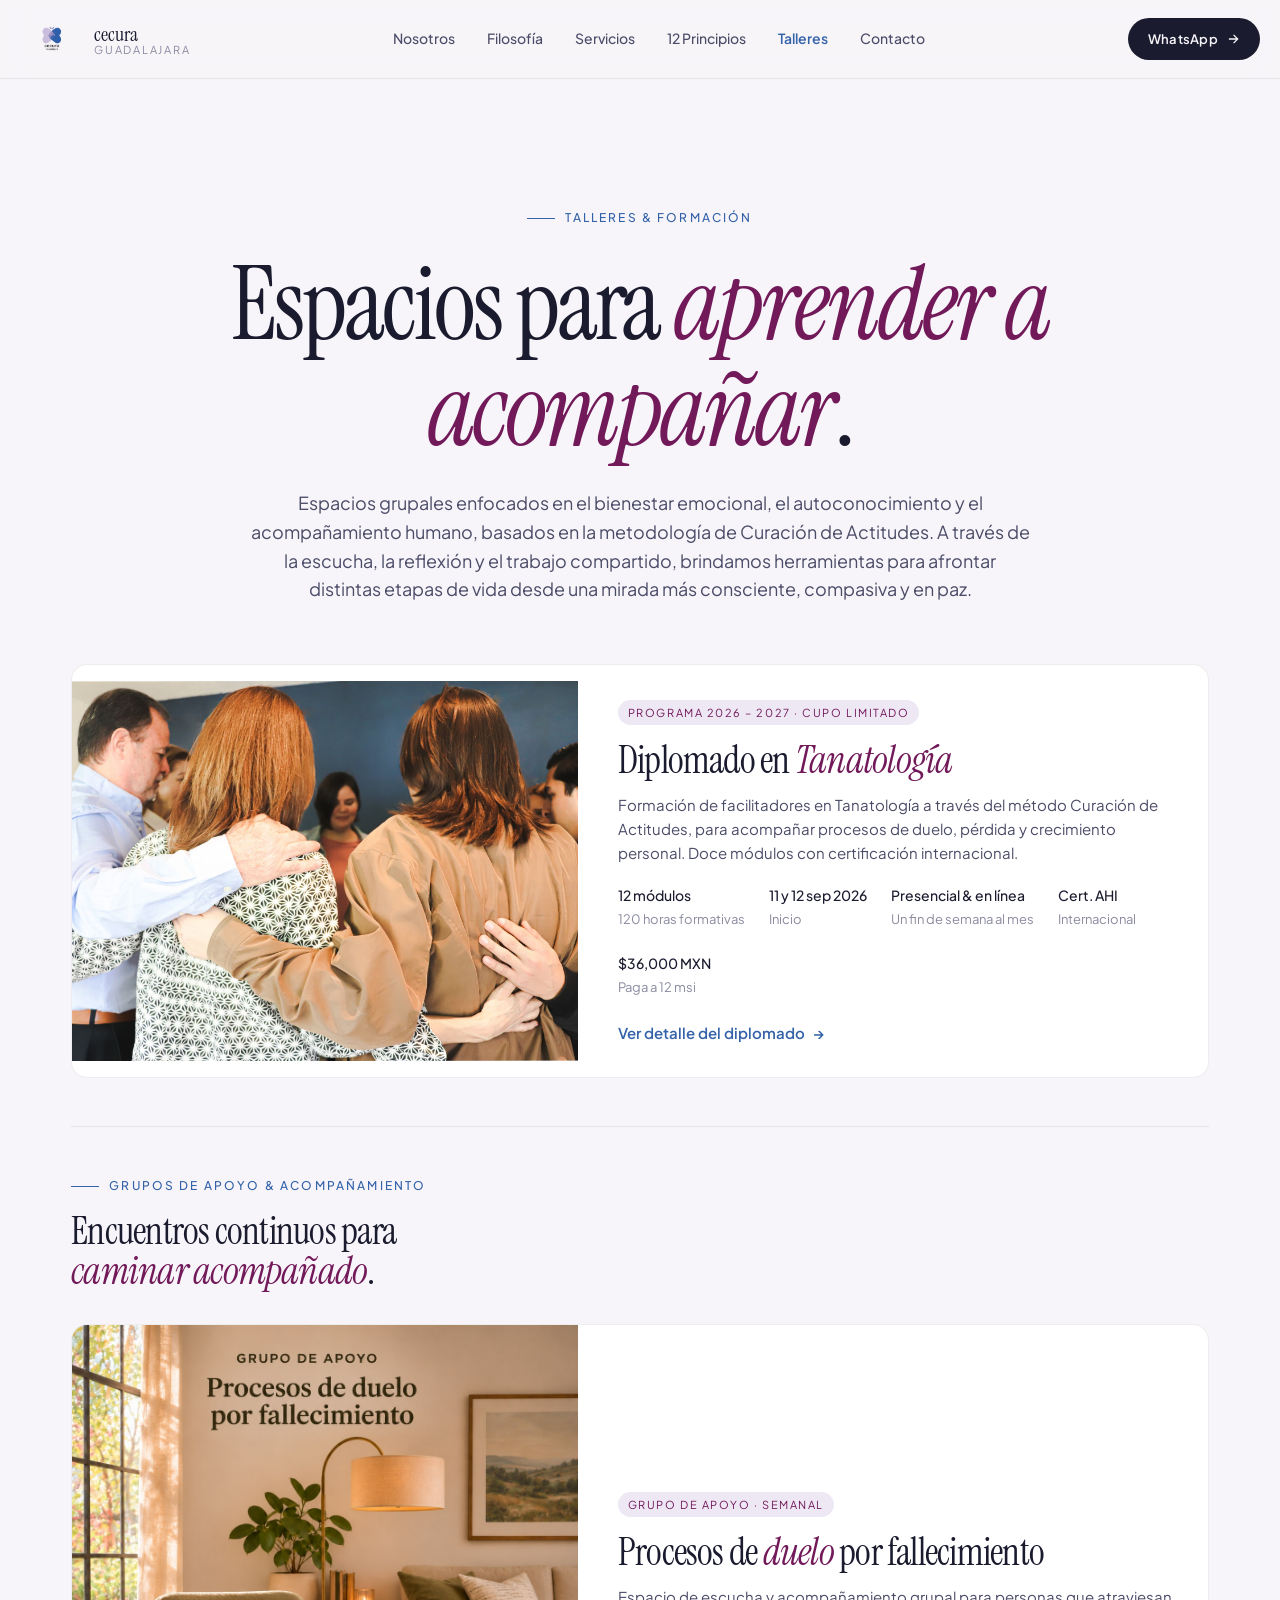
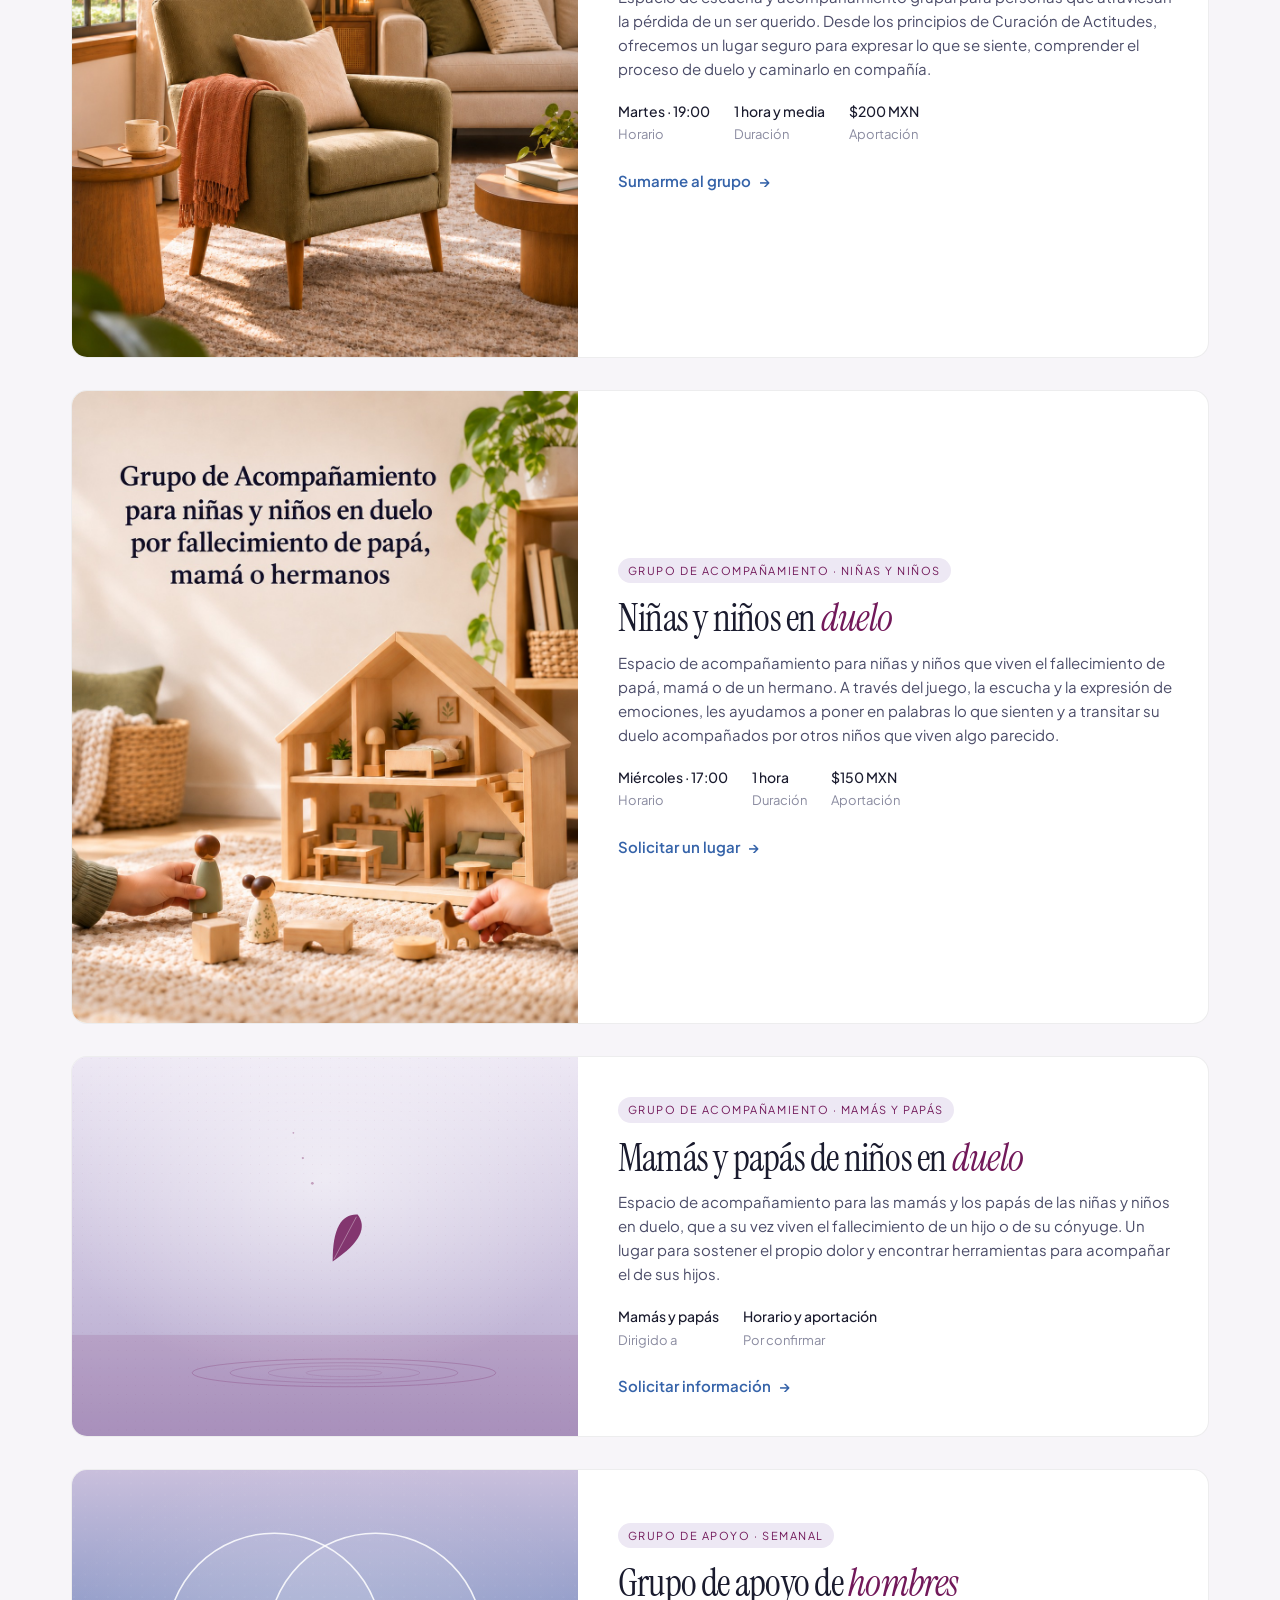
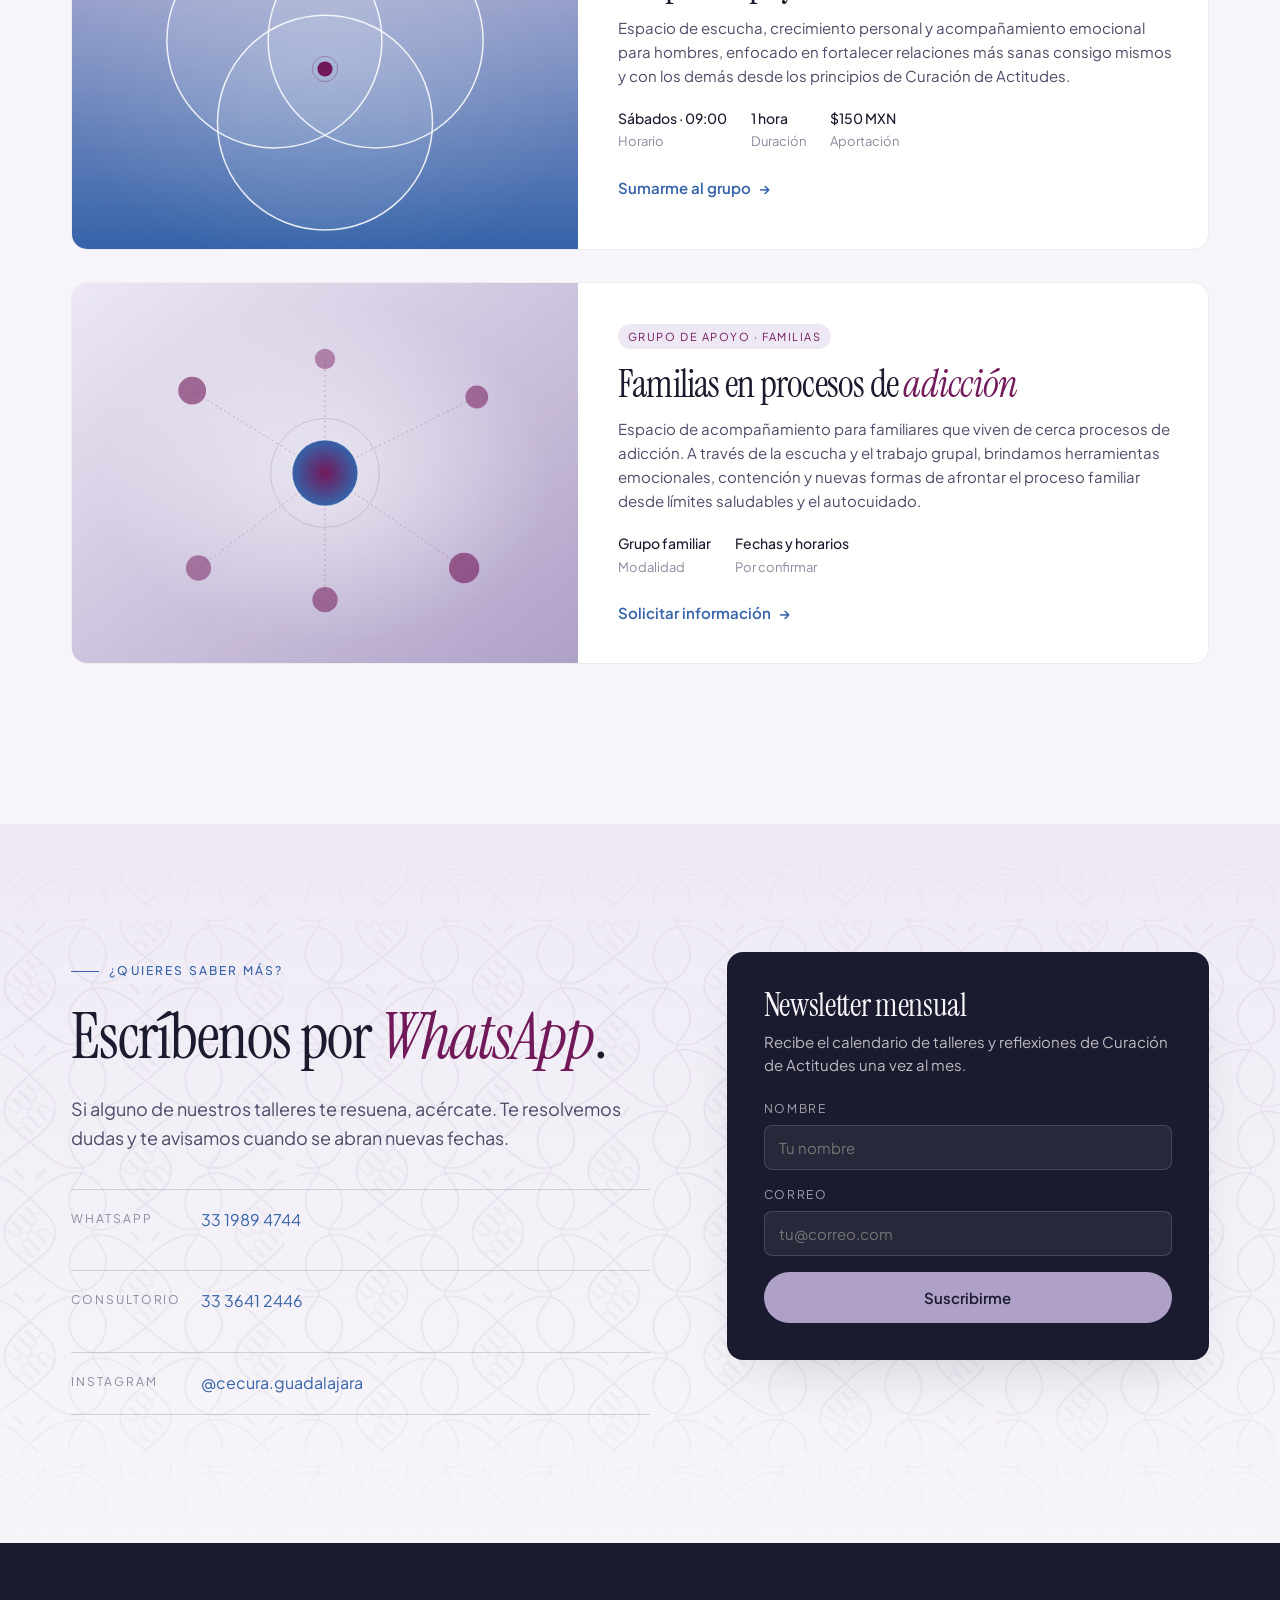
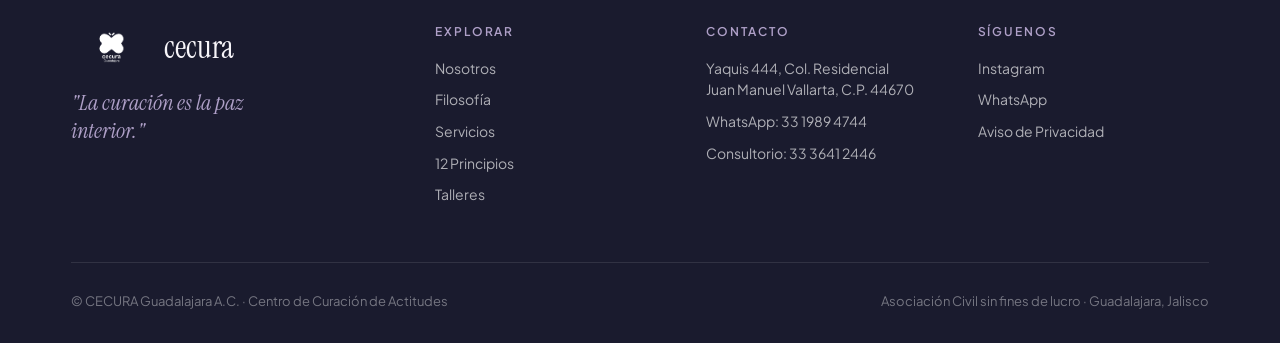
<file: talleres.html>
<!doctype html>
<html lang="es">
<head>
<meta charset="utf-8" />
<title>Talleres &amp; formación — CECURA Guadalajara</title>
<meta name="viewport" content="width=device-width, initial-scale=1" />
<link rel="icon" type="image/png" href="assets/logo.png" />
<link rel="preconnect" href="https://fonts.googleapis.com">
<link rel="preconnect" href="https://fonts.gstatic.com" crossorigin>
<link href="https://fonts.googleapis.com/css2?family=Instrument+Serif:ital@0;1&family=Plus+Jakarta+Sans:wght@400;500;600;700&family=JetBrains+Mono:wght@400&display=swap" rel="stylesheet">
<link rel="stylesheet" href="styles.css" />
<link rel="stylesheet" href="workshop.css" />
</head>
<body>

<!-- ===== NAV ===== -->
<header class="nav">
  <div class="container nav-inner">
    <a class="nav-logo" href="index.html" aria-label="CECURA Guadalajara">
      <img src="assets/logo.png" alt="" />
      <div class="lockup">
        <span class="serif">cecura</span>
        <small>Guadalajara</small>
      </div>
    </a>
    <nav class="nav-links" aria-label="Principal">
      <a href="index.html#nosotros">Nosotros</a>
      <a href="index.html#filosofia">Filosofía</a>
      <a href="index.html#servicios">Servicios</a>
      <a href="index.html#principios">12 Principios</a>
      <a href="talleres.html" style="color: var(--mezclilla); font-weight: 600;">Talleres</a>
      <a href="index.html#contacto">Contacto</a>
    </nav>
    <a class="nav-cta" href="https://wa.me/523319894744" target="_blank" rel="noopener">
      WhatsApp
      <svg width="14" height="14" viewBox="0 0 24 24" fill="none" stroke="currentColor" stroke-width="2.2"><path d="M5 12h14M13 5l7 7-7 7"/></svg>
    </a>
  </div>
</header>

<!-- ===== HERO ===== -->
<section class="tl-hero">
  <div class="container">
    <span class="eyebrow" style="justify-content: center;">Talleres &amp; formación</span>
    <h1>Espacios para <span class="italic">aprender a acompañar</span>.</h1>
    <p class="lede" style="margin: 0 auto;">
      Espacios grupales enfocados en el bienestar emocional, el autoconocimiento y el
      acompañamiento humano, basados en la metodología de Curación de Actitudes.
      A través de la escucha, la reflexión y el trabajo compartido, brindamos
      herramientas para afrontar distintas etapas de vida desde una mirada más
      consciente, compasiva y en paz.
    </p>
  </div>
</section>

<!-- ===== LISTING ===== -->
<section class="tl-list">
  <div class="container">

    <!-- Featured -->
    <a class="tl-card reveal" href="diplomado.html">
      <div class="tl-card-img">
        <img src="assets/photo-embrace.jpg" alt="Diplomado en Tanatología" />
      </div>
      <div class="tl-card-body">
        <span class="badge">Programa 2026 – 2027 · Cupo limitado</span>
        <h2>Diplomado en <span class="italic">Tanatología</span></h2>
        <p>Formación de facilitadores en Tanatología a través del método Curación de Actitudes, para acompañar procesos de duelo, pérdida y crecimiento personal. Doce módulos con certificación internacional.</p>
        <div class="tl-card-meta">
          <div><strong>12 módulos</strong>120 horas formativas</div>
          <div><strong>11 y 12 sep 2026</strong>Inicio</div>
          <div><strong>Presencial &amp; en línea</strong>Un fin de semana al mes</div>
          <div><strong>Cert. AHI</strong>Internacional</div>
          <div><strong>$36,000 MXN</strong>Paga a 12 msi</div>
        </div>
        <span class="tl-card-cta">Ver detalle del diplomado</span>
      </div>
    </a>

    <!-- Taller de Duelo por Fallecimiento 
    <a class="tl-card reveal" href="https://wa.me/523319894744?text=Hola%2C%20me%20interesa%20el%20Taller%20de%20Duelo%20por%20Fallecimiento." target="_blank" rel="noopener">
      <div class="tl-card-img"><img src="assets/illus-duelo.svg" alt="Ilustración: hoja descendiendo sobre ondas de agua" /></div>
      <div class="tl-card-body">
        <span class="badge">Taller · 8 sesiones</span>
        <h2>Taller de <span class="italic">Duelo</span> por Fallecimiento</h2>
        <p>Espacio de acompañamiento y trabajo grupal dirigido a personas que atraviesan la pérdida de un ser querido. Basado en la metodología de Curación de Actitudes, ofrece un espacio seguro para expresar emociones, comprender el proceso de duelo y encontrar herramientas de acompañamiento y resignificación.</p>
        <div class="tl-card-meta">
          <div><strong>2 jun</strong>Inicio</div>
          <div><strong>Martes · 19:00 – 20:30</strong>Sesión semanal</div>
          <div><strong>8 sesiones</strong>1 hora y media c/u</div>
          <div><strong>$1,800 MXN</strong>$225 por sesión</div>
        </div>
        <span class="tl-card-cta">Inscribirme por WhatsApp</span>
      </div>
    </a> -->

    <!-- Diplomado de Formación de Facilitadores 
    <a class="tl-card reveal" href="https://wa.me/523319894744?text=Hola%2C%20me%20interesa%20el%20Diplomado%20de%20Formaci%C3%B3n%20de%20Facilitadores%20en%20Procesos%20de%20Duelo." target="_blank" rel="noopener">
      <div class="tl-card-img"><img src="assets/illus-facilitadores.svg" alt="Ilustración: arcos concéntricos que emanan desde un origen" /></div>
      <div class="tl-card-body">
        <span class="badge">Diplomado · Formación de facilitadores</span>
        <h2>Formación de <span class="italic">Facilitadores</span> en Procesos de Duelo</h2>
        <p>Programa formativo basado en la filosofía de Curación de Actitudes, orientado al acompañamiento consciente de personas en procesos de pérdida, duelo y transformación personal. Integra el trabajo interior con herramientas humanas y emocionales para acompañar a otros desde la escucha y la compasión.</p>
        <div class="tl-card-meta">
          <div><strong>120 horas</strong>+ mentorías y servicio social</div>
          <div><strong>Presencial</strong>Acompañamiento online complementario</div>
          <div><strong>Fechas</strong>Por confirmar</div>
          <div><strong>$36,000 MXN</strong>Opciones de pago</div>
        </div>
        <span class="tl-card-cta">Solicitar información</span>
      </div>
    </a> --> 

    <!-- Section header: Grupos de apoyo -->
    <div class="tl-section-head reveal">
      <span class="eyebrow">Grupos de apoyo &amp; acompañamiento</span>
      <h2>Encuentros continuos para <span class="italic">caminar acompañado</span>.</h2>
    </div>

    <!-- Grupo de apoyo: procesos de duelo por fallecimiento -->
    <a class="tl-card reveal" href="https://wa.me/523319894744?text=Hola%2C%20me%20interesa%20el%20Grupo%20de%20apoyo%20de%20procesos%20de%20duelo%20por%20fallecimiento." target="_blank" rel="noopener">
      <div class="tl-card-img cover"><img src="assets/portada-duelo-fallecimiento.jpg" alt="Grupo de apoyo: procesos de duelo por fallecimiento" /></div>
      <div class="tl-card-body">
        <span class="badge">Grupo de apoyo · Semanal</span>
        <h2>Procesos de <span class="italic">duelo</span> por fallecimiento</h2>
        <p>Espacio de escucha y acompañamiento grupal para personas que atraviesan la pérdida de un ser querido. Desde los principios de Curación de Actitudes, ofrecemos un lugar seguro para expresar lo que se siente, comprender el proceso de duelo y caminarlo en compañía.</p>
        <div class="tl-card-meta">
          <div><strong>Martes · 19:00</strong>Horario</div>
          <div><strong>1 hora y media</strong>Duración</div>
          <div><strong>$200 MXN</strong>Aportación</div>
        </div>
        <span class="tl-card-cta">Sumarme al grupo</span>
      </div>
    </a>

    <!-- Grupo de acompañamiento: niñas y niños en duelo -->
    <a class="tl-card reveal" href="https://wa.me/523319894744?text=Hola%2C%20me%20interesa%20el%20Grupo%20de%20acompa%C3%B1amiento%20para%20ni%C3%B1as%20y%20ni%C3%B1os%20en%20duelo." target="_blank" rel="noopener">
      <div class="tl-card-img cover"><img src="assets/portada-duelo-ninos.jpg" alt="Grupo de acompañamiento para niñas y niños en duelo por fallecimiento de papá, mamá o hermanos" /></div>
      <div class="tl-card-body">
        <span class="badge">Grupo de acompañamiento · Niñas y niños</span>
        <h2>Niñas y niños en <span class="italic">duelo</span></h2>
        <p>Espacio de acompañamiento para niñas y niños que viven el fallecimiento de papá, mamá o de un hermano. A través del juego, la escucha y la expresión de emociones, les ayudamos a poner en palabras lo que sienten y a transitar su duelo acompañados por otros niños que viven algo parecido.</p>
        <div class="tl-card-meta">
          <div><strong>Miércoles · 17:00</strong>Horario</div>
          <div><strong>1 hora</strong>Duración</div>
          <div><strong>$150 MXN</strong>Aportación</div>
        </div>
        <span class="tl-card-cta">Solicitar un lugar</span>
      </div>
    </a>

    <!-- Grupo de acompañamiento: papás y mamás de niños en duelo -->
    <a class="tl-card reveal" href="https://wa.me/523319894744?text=Hola%2C%20me%20interesa%20el%20Grupo%20de%20acompa%C3%B1amiento%20para%20pap%C3%A1s%20y%20mam%C3%A1s%20de%20ni%C3%B1os%20en%20duelo." target="_blank" rel="noopener">
      <div class="tl-card-img"><img src="assets/illus-duelo.svg" alt="Ilustración: hoja descendiendo sobre ondas de agua" /></div>
      <div class="tl-card-body">
        <span class="badge">Grupo de acompañamiento · Mamás y papás</span>
        <h2>Mamás y papás de niños en <span class="italic">duelo</span></h2>
        <p>Espacio de acompañamiento para las mamás y los papás de las niñas y niños en duelo, que a su vez viven el fallecimiento de un hijo o de su cónyuge. Un lugar para sostener el propio dolor y encontrar herramientas para acompañar el de sus hijos.</p>
        <div class="tl-card-meta">
          <div><strong>Mamás y papás</strong>Dirigido a</div>
          <div><strong>Horario y aportación</strong>Por confirmar</div>
        </div>
        <span class="tl-card-cta">Solicitar información</span>
      </div>
    </a>

    <!-- Grupo de apoyo de hombres -->
    <a class="tl-card reveal" href="https://wa.me/523319894744?text=Hola%2C%20me%20interesa%20el%20Grupo%20de%20apoyo%20de%20hombres%20de%20Curaci%C3%B3n%20de%20Actitudes." target="_blank" rel="noopener">
      <div class="tl-card-img"><img src="assets/illus-hombres.svg" alt="Ilustración: tres círculos entrelazados que representan comunidad" /></div>
      <div class="tl-card-body">
        <span class="badge">Grupo de apoyo · Semanal</span>
        <h2>Grupo de apoyo de <span class="italic">hombres</span></h2>
        <p>Espacio de escucha, crecimiento personal y acompañamiento emocional para hombres, enfocado en fortalecer relaciones más sanas consigo mismos y con los demás desde los principios de Curación de Actitudes.</p>
        <div class="tl-card-meta">
          <div><strong>Sábados · 09:00</strong>Horario</div>
          <div><strong>1 hora</strong>Duración</div>
          <div><strong>$150 MXN</strong>Aportación</div>
        </div>
        <span class="tl-card-cta">Sumarme al grupo</span>
      </div>
    </a>

    <!-- Grupo de apoyo para familias en procesos de adicción -->
    <a class="tl-card reveal" href="https://wa.me/523319894744?text=Hola%2C%20me%20interesa%20el%20Grupo%20de%20apoyo%20para%20familias%20en%20procesos%20de%20adicci%C3%B3n." target="_blank" rel="noopener">
      <div class="tl-card-img"><img src="assets/illus-familias.svg" alt="Ilustración: constelación familiar con un núcleo central" /></div>
      <div class="tl-card-body">
        <span class="badge">Grupo de apoyo · Familias</span>
        <h2>Familias en procesos de <span class="italic">adicción</span></h2>
        <p>Espacio de acompañamiento para familiares que viven de cerca procesos de adicción. A través de la escucha y el trabajo grupal, brindamos herramientas emocionales, contención y nuevas formas de afrontar el proceso familiar desde límites saludables y el autocuidado.</p>
        <div class="tl-card-meta">
          <div><strong>Grupo familiar</strong>Modalidad</div>
          <div><strong>Fechas y horarios</strong>Por confirmar</div>
        </div>
        <span class="tl-card-cta">Solicitar información</span>
      </div>
    </a>

  </div>
</section>

<!-- ===== CONTACT CTA ===== -->
<section class="contact" id="contacto">
  <div class="container">
    <div class="contact-grid">
      <div class="reveal">
        <span class="eyebrow">¿Quieres saber más?</span>
        <h2 style="margin-top: 24px;">Escríbenos por <span class="italic">WhatsApp</span>.</h2>
        <p class="lede" style="margin-top: 20px;">
          Si alguno de nuestros talleres te resuena, acércate. Te resolvemos
          dudas y te avisamos cuando se abran nuevas fechas.
        </p>
        <dl class="contact-info">
          <div class="contact-row">
            <dt>WhatsApp</dt>
            <dd><a href="https://wa.me/523319894744" target="_blank" rel="noopener">33 1989 4744</a></dd>
          </div>
          <div class="contact-row">
            <dt>Consultorio</dt>
            <dd><a href="tel:+523336412446">33 3641 2446</a></dd>
          </div>
          <div class="contact-row">
            <dt>Instagram</dt>
            <dd><a href="https://instagram.com/cecura.guadalajara" target="_blank" rel="noopener">@cecura.guadalajara</a></dd>
          </div>
        </dl>
      </div>
      <div class="contact-card reveal" style="background: var(--ink); color: var(--bg);">
        <h3 style="color: var(--bg);">Newsletter mensual</h3>
        <p style="color: rgba(255,255,255,0.7);">Recibe el calendario de talleres y reflexiones de Curación de Actitudes una vez al mes.</p>
        <form onsubmit="event.preventDefault(); this.querySelector('button').textContent='Suscrito ✓';">
          <div class="form-field">
            <label for="n-name" style="color: rgba(255,255,255,0.6);">Nombre</label>
            <input id="n-name" type="text" required placeholder="Tu nombre" style="background: rgba(255,255,255,0.06); color: var(--bg); border-color: rgba(255,255,255,0.15);"/>
          </div>
          <div class="form-field">
            <label for="n-email" style="color: rgba(255,255,255,0.6);">Correo</label>
            <input id="n-email" type="email" required placeholder="tu@correo.com" style="background: rgba(255,255,255,0.06); color: var(--bg); border-color: rgba(255,255,255,0.15);"/>
          </div>
          <button class="btn btn-block" type="submit" style="background: var(--lavanda); color: var(--ink);">
            Suscribirme
          </button>
        </form>
      </div>
    </div>
  </div>
</section>

<!-- ===== FOOTER ===== -->
<footer class="footer">
  <div class="container">
    <div class="footer-top">
      <div>
        <div class="brand">
          <img src="assets/logo.png" alt=""/>
          <span>cecura</span>
        </div>
        <p class="tagline">"La curación es la paz interior."</p>
      </div>
      <div>
        <h5>Explorar</h5>
        <ul>
          <li><a href="index.html#nosotros">Nosotros</a></li>
          <li><a href="index.html#filosofia">Filosofía</a></li>
          <li><a href="index.html#servicios">Servicios</a></li>
          <li><a href="index.html#principios">12 Principios</a></li>
          <li><a href="talleres.html">Talleres</a></li>
        </ul>
      </div>
      <div>
        <h5>Contacto</h5>
        <ul>
          <li>Yaquis 444, Col. Residencial<br/>Juan Manuel Vallarta, C.P. 44670</li>
          <li><a href="https://wa.me/523319894744">WhatsApp: 33 1989 4744</a></li>
          <li><a href="tel:+523336412446">Consultorio: 33 3641 2446</a></li>
        </ul>
      </div>
      <div>
        <h5>Síguenos</h5>
        <ul>
          <li><a href="https://instagram.com/cecura.guadalajara" target="_blank" rel="noopener">Instagram</a></li>
          <li><a href="https://wa.me/523319894744" target="_blank" rel="noopener">WhatsApp</a></li>
          <li><a href="aviso-privacidad.html">Aviso de Privacidad</a></li>
        </ul>
      </div>
    </div>
    <div class="footer-bottom">
      <span>© CECURA Guadalajara A.C. · Centro de Curación de Actitudes</span>
      <span>Asociación Civil sin fines de lucro · Guadalajara, Jalisco</span>
    </div>
  </div>
</footer>

<script>
const io = new IntersectionObserver(entries => {
  entries.forEach(e => { if (e.isIntersecting) { e.target.classList.add('in'); io.unobserve(e.target); } });
}, { threshold: 0.12 });
document.querySelectorAll('.reveal').forEach(el => io.observe(el));
</script>

</body>
</html>
</file>
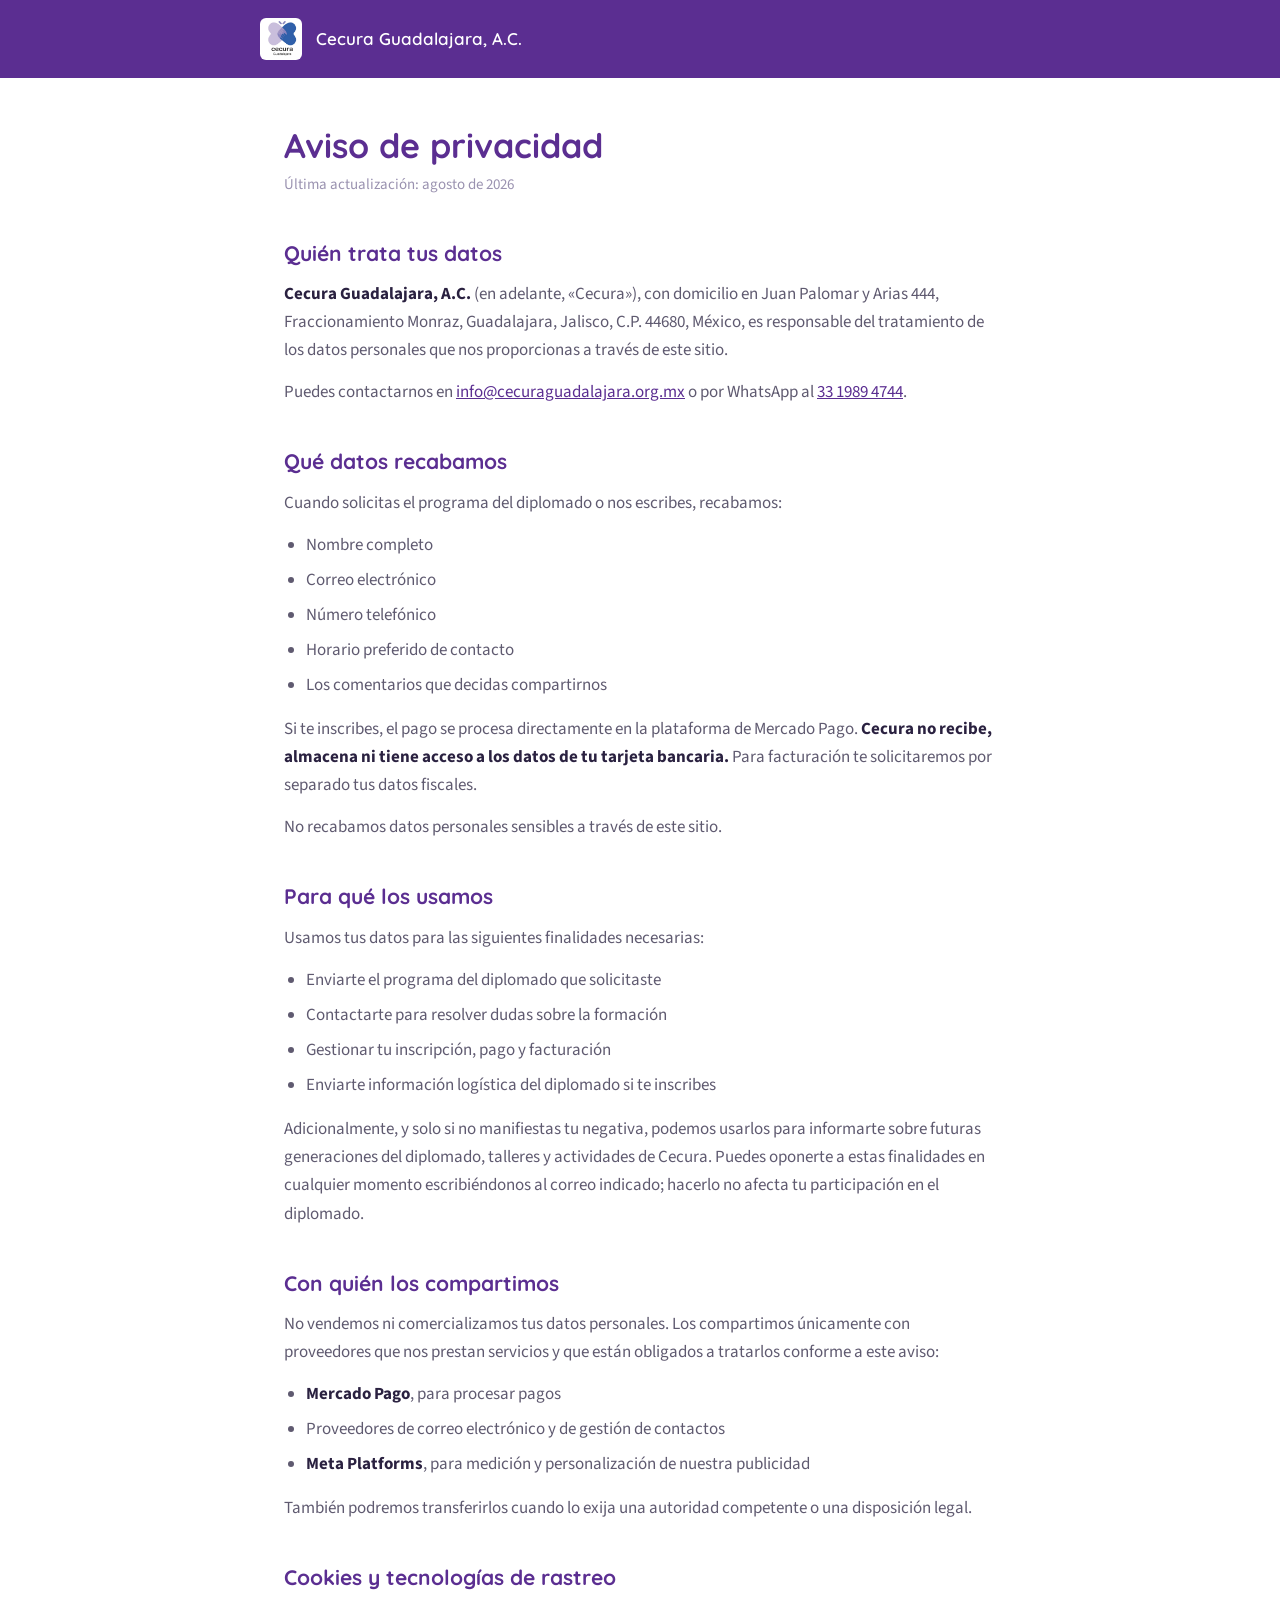
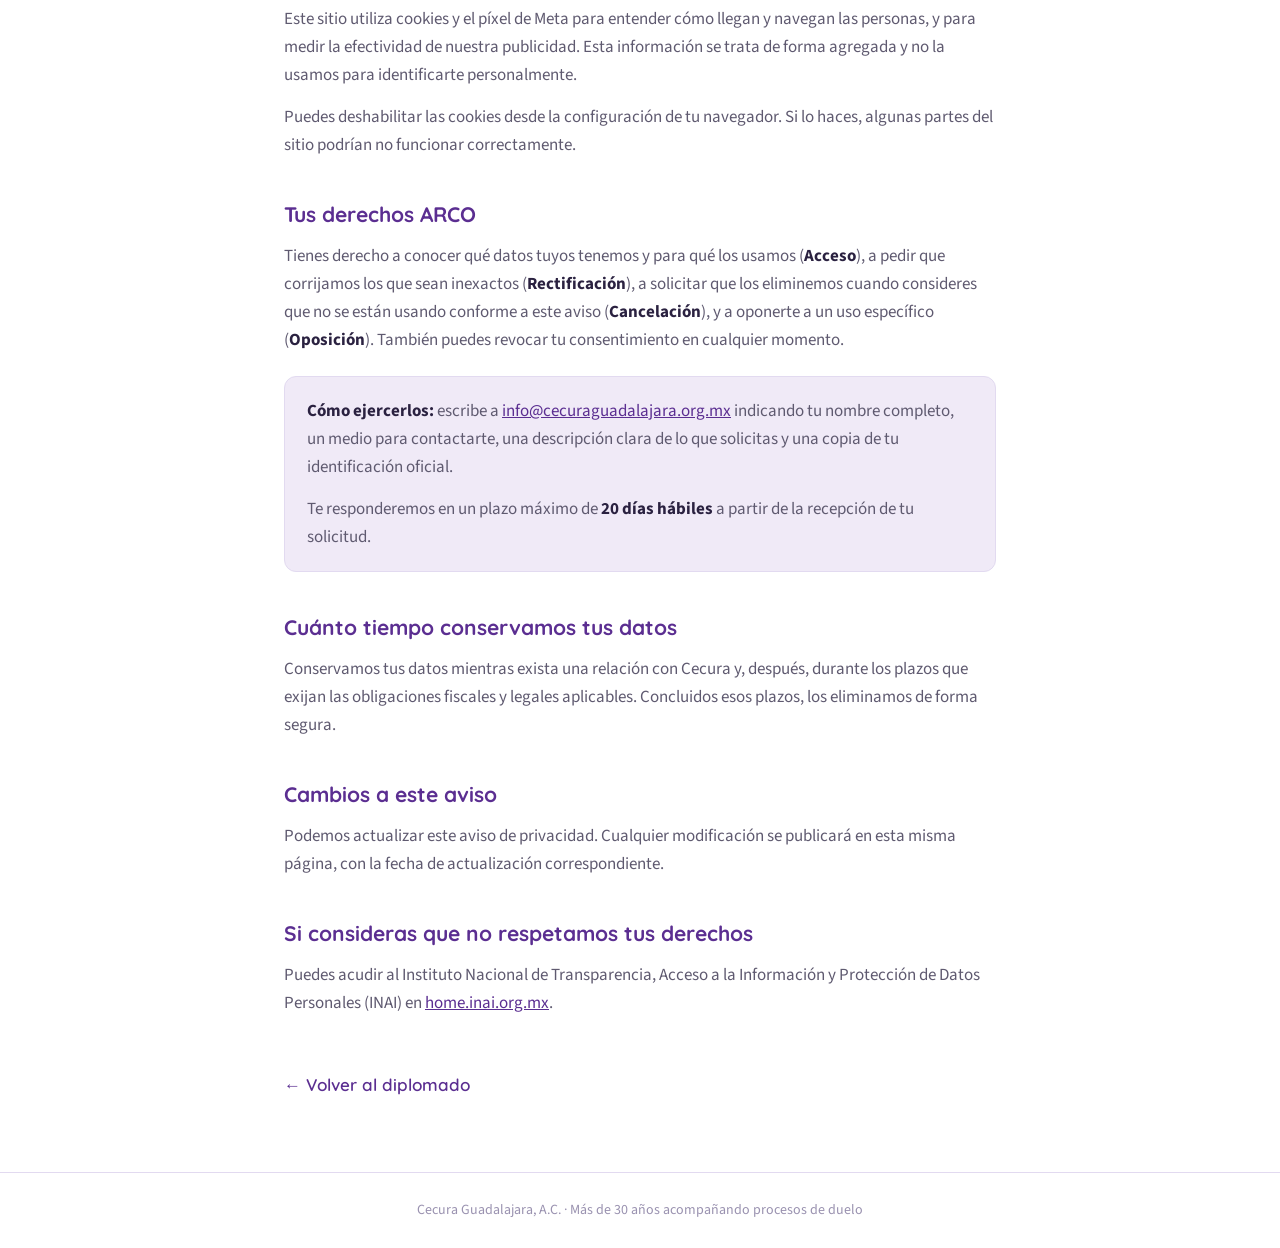
<file: diplomado/aviso-privacidad.html>
<!DOCTYPE html>
<html lang="es-MX">
<head>
<meta charset="utf-8">
<meta name="viewport" content="width=device-width, initial-scale=1">
<title>Aviso de privacidad — Cecura Guadalajara, A.C.</title>
<meta name="description" content="Aviso de privacidad de Cecura Guadalajara, A.C. sobre el tratamiento de datos personales recabados en este sitio.">
<meta name="robots" content="index, follow">
<link rel="canonical" href="https://cecuraguadalajara.com/diplomado/aviso-privacidad.html">
<link rel="preconnect" href="https://fonts.googleapis.com">
<link rel="preconnect" href="https://fonts.gstatic.com" crossorigin>
<link href="https://fonts.googleapis.com/css2?family=Quicksand:wght@500;600;700&family=Source+Sans+3:wght@400;600;700&display=swap" rel="stylesheet">
<style>
  :root{
    --morado:#5B2E91;
    --azul:#1F3A93;
    --lila-claro:#F0EAF7;
    --lila-borde:#E2DAF0;
    --tinta:#2A2140;
    --gris:#5f5a70;
    --gris-suave:#9a92b0;
    --font-titulos:'Quicksand',sans-serif;
    --font-cuerpo:'Source Sans 3',sans-serif;
  }
  *{box-sizing:border-box}
  body{
    margin:0;
    font-family:var(--font-cuerpo);
    color:var(--tinta);
    background:#fff;
    line-height:1.65;
    font-size:17px;
  }
  a{color:var(--morado)}
  a:hover{color:var(--azul)}
  .barra{
    background:var(--morado);
    padding:18px 24px;
  }
  .barra__interior{
    max-width:760px;margin:0 auto;
    display:flex;align-items:center;gap:14px;
  }
  .barra__logo{height:42px;width:auto;border-radius:6px;display:block}
  .barra__nombre{
    font-family:var(--font-titulos);font-weight:600;
    color:#fff;font-size:17px;text-decoration:none;
  }
  main{max-width:760px;margin:0 auto;padding:48px 24px 72px}
  h1{
    font-family:var(--font-titulos);font-weight:700;
    font-size:34px;color:var(--morado);
    margin:0 0 6px;line-height:1.2;
  }
  .fecha{color:var(--gris-suave);font-size:15px;margin:0 0 36px}
  h2{
    font-family:var(--font-titulos);font-weight:700;
    font-size:21px;color:var(--morado);
    margin:38px 0 10px;
  }
  p{margin:0 0 14px;color:var(--gris)}
  ul{margin:0 0 16px;padding-left:22px;color:var(--gris)}
  li{margin-bottom:7px}
  strong{color:var(--tinta)}
  .destacado{
    background:var(--lila-claro);
    border:1px solid var(--lila-borde);
    border-radius:12px;
    padding:20px 22px;
    margin:22px 0;
  }
  .destacado p:last-child{margin-bottom:0}
  .volver{
    display:inline-block;margin-top:40px;
    font-family:var(--font-titulos);font-weight:600;
    text-decoration:none;
  }
  footer{
    border-top:1px solid var(--lila-borde);
    padding:26px 24px;text-align:center;
    color:var(--gris-suave);font-size:14px;
  }
  @media (max-width:600px){
    body{font-size:16px}
    h1{font-size:27px}
    main{padding:32px 20px 56px}
  }
</style>
</head>
<body>

<div class="barra">
  <div class="barra__interior">
    <img class="barra__logo" src="assets/logo.jpg" alt="Cecura Guadalajara">
    <a class="barra__nombre" href="./">Cecura Guadalajara, A.C.</a>
  </div>
</div>

<main>
  <h1>Aviso de privacidad</h1>
  <p class="fecha">Última actualización: agosto de 2026</p>

  <h2>Quién trata tus datos</h2>
  <p><strong>Cecura Guadalajara, A.C.</strong> (en adelante, «Cecura»), con domicilio en Juan Palomar y Arias 444, Fraccionamiento Monraz, Guadalajara, Jalisco, C.P. 44680, México, es responsable del tratamiento de los datos personales que nos proporcionas a través de este sitio.</p>
  <p>Puedes contactarnos en <a href="mailto:info@cecuraguadalajara.org.mx">info@cecuraguadalajara.org.mx</a> o por WhatsApp al <a href="https://wa.me/523319894744">33 1989 4744</a>.</p>

  <h2>Qué datos recabamos</h2>
  <p>Cuando solicitas el programa del diplomado o nos escribes, recabamos:</p>
  <ul>
    <li>Nombre completo</li>
    <li>Correo electrónico</li>
    <li>Número telefónico</li>
    <li>Horario preferido de contacto</li>
    <li>Los comentarios que decidas compartirnos</li>
  </ul>
  <p>Si te inscribes, el pago se procesa directamente en la plataforma de Mercado Pago. <strong>Cecura no recibe, almacena ni tiene acceso a los datos de tu tarjeta bancaria.</strong> Para facturación te solicitaremos por separado tus datos fiscales.</p>
  <p>No recabamos datos personales sensibles a través de este sitio.</p>

  <h2>Para qué los usamos</h2>
  <p>Usamos tus datos para las siguientes finalidades necesarias:</p>
  <ul>
    <li>Enviarte el programa del diplomado que solicitaste</li>
    <li>Contactarte para resolver dudas sobre la formación</li>
    <li>Gestionar tu inscripción, pago y facturación</li>
    <li>Enviarte información logística del diplomado si te inscribes</li>
  </ul>
  <p>Adicionalmente, y solo si no manifiestas tu negativa, podemos usarlos para informarte sobre futuras generaciones del diplomado, talleres y actividades de Cecura. Puedes oponerte a estas finalidades en cualquier momento escribiéndonos al correo indicado; hacerlo no afecta tu participación en el diplomado.</p>

  <h2>Con quién los compartimos</h2>
  <p>No vendemos ni comercializamos tus datos personales. Los compartimos únicamente con proveedores que nos prestan servicios y que están obligados a tratarlos conforme a este aviso:</p>
  <ul>
    <li><strong>Mercado Pago</strong>, para procesar pagos</li>
    <li>Proveedores de correo electrónico y de gestión de contactos</li>
    <li><strong>Meta Platforms</strong>, para medición y personalización de nuestra publicidad</li>
  </ul>
  <p>También podremos transferirlos cuando lo exija una autoridad competente o una disposición legal.</p>

  <h2>Cookies y tecnologías de rastreo</h2>
  <p>Este sitio utiliza cookies y el píxel de Meta para entender cómo llegan y navegan las personas, y para medir la efectividad de nuestra publicidad. Esta información se trata de forma agregada y no la usamos para identificarte personalmente.</p>
  <p>Puedes deshabilitar las cookies desde la configuración de tu navegador. Si lo haces, algunas partes del sitio podrían no funcionar correctamente.</p>

  <h2>Tus derechos ARCO</h2>
  <p>Tienes derecho a conocer qué datos tuyos tenemos y para qué los usamos (<strong>Acceso</strong>), a pedir que corrijamos los que sean inexactos (<strong>Rectificación</strong>), a solicitar que los eliminemos cuando consideres que no se están usando conforme a este aviso (<strong>Cancelación</strong>), y a oponerte a un uso específico (<strong>Oposición</strong>). También puedes revocar tu consentimiento en cualquier momento.</p>

  <div class="destacado">
    <p><strong>Cómo ejercerlos:</strong> escribe a <a href="mailto:info@cecuraguadalajara.org.mx">info@cecuraguadalajara.org.mx</a> indicando tu nombre completo, un medio para contactarte, una descripción clara de lo que solicitas y una copia de tu identificación oficial.</p>
    <p>Te responderemos en un plazo máximo de <strong>20 días hábiles</strong> a partir de la recepción de tu solicitud.</p>
  </div>

  <h2>Cuánto tiempo conservamos tus datos</h2>
  <p>Conservamos tus datos mientras exista una relación con Cecura y, después, durante los plazos que exijan las obligaciones fiscales y legales aplicables. Concluidos esos plazos, los eliminamos de forma segura.</p>

  <h2>Cambios a este aviso</h2>
  <p>Podemos actualizar este aviso de privacidad. Cualquier modificación se publicará en esta misma página, con la fecha de actualización correspondiente.</p>

  <h2>Si consideras que no respetamos tus derechos</h2>
  <p>Puedes acudir al Instituto Nacional de Transparencia, Acceso a la Información y Protección de Datos Personales (INAI) en <a href="https://home.inai.org.mx" target="_blank" rel="noopener">home.inai.org.mx</a>.</p>

  <a class="volver" href="./">← Volver al diplomado</a>
</main>

<footer>
  Cecura Guadalajara, A.C. · Más de 30 años acompañando procesos de duelo
</footer>

</body>
</html>
</file>
<file: diplomado/styles.css>
/* ==========================================================================
   CECURA — Landing de pago · Diplomado de Facilitadores en Tanatología
   --------------------------------------------------------------------------
   Estructura de este archivo:
   1. Variables (colores, fuentes)  →  cambia la paleta aquí
   2. Reset y base
   3. Componentes genéricos (botones, pills, tarjetas)
   4. Secciones, en orden de aparición en index.html
   5. Media queries (móvil)
   ========================================================================== */

/* 1. VARIABLES ----------------------------------------------------------- */
:root {
  /* Paleta de marca */
  --morado: #5B2E91;        /* color principal (hero, títulos, CTA) */
  --azul: #1F3A93;          /* color secundario (checkout, cierre) */
  --lila-claro: #F0EAF7;    /* fondos suaves de sección y tarjetas */
  --lila-borde: #E2DAF0;    /* bordes de tarjetas e inputs */
  --lila-texto: #CDB9EA;    /* texto claro sobre morado */
  --tinta: #2A2140;         /* texto principal */
  --gris: #5f5a70;          /* texto secundario */
  --gris-suave: #9a92b0;    /* notas y placeholders */
  --whatsapp: #25D366;

  /* Tipografía: Quicksand para títulos, Source Sans 3 para cuerpo */
  --font-titulos: 'Quicksand', sans-serif;
  --font-cuerpo: 'Source Sans 3', sans-serif;

  /* Patrón decorativo de fondo (mariposas). Se atenúa con un velo blanco. */
  --fondo-patron: linear-gradient(rgba(255,255,255,0.82), rgba(255,255,255,0.82)),
                  url('assets/patron.png');
}

/* 2. RESET Y BASE -------------------------------------------------------- */
html { scroll-behavior: smooth; }
body {
  margin: 0;
  font-family: var(--font-cuerpo);
  color: var(--tinta);
  background: #ffffff;
}
a { color: var(--morado); }
a:hover { color: var(--azul); }
img { display: block; max-width: 100%; }
input::placeholder { color: var(--gris-suave); }

/* Contenedor centrado que usan casi todas las secciones */
.contenedor { max-width: 1100px; margin: 0 auto; }
.contenedor--angosto { max-width: 760px; margin: 0 auto; }

h1, h2 { font-family: var(--font-titulos); font-weight: 700; }
.titulo-seccion { margin: 0 0 12px; font-size: 32px; color: var(--morado); }

/* 3. COMPONENTES GENÉRICOS ----------------------------------------------- */

/* Botón principal (CTA). Variantes: --blanco (sobre fondos oscuros) */
.boton {
  display: inline-block;
  text-decoration: none;
  border: none;
  cursor: pointer;
  font-family: var(--font-titulos);
  font-weight: 700;
  font-size: 19px;
  padding: 16px 40px;
  border-radius: 999px;
  background: var(--morado);
  color: #ffffff;
  box-shadow: 0 8px 24px rgba(91, 46, 145, 0.35);
  transition: background 0.15s;
}
.boton:hover { background: var(--azul); color: #ffffff; }
.boton--blanco { background: #ffffff; color: var(--morado); box-shadow: 0 8px 24px rgba(0,0,0,0.25); }
.boton--blanco:hover { background: var(--lila-claro); color: var(--morado); }
.boton--azul-fondo { color: var(--azul); }   /* para el CTA del cierre azul */
.boton--azul-fondo:hover { background: var(--lila-claro); color: var(--azul); }

/* Pill: etiqueta redondeada pequeña (datos del hero, badges) */
.pill {
  display: inline-block;
  border-radius: 999px;
  padding: 8px 16px;
  font-size: 15px;
  font-weight: 600;
}
.pill--hero { background: rgba(255,255,255,0.14); border: 1px solid rgba(255,255,255,0.3); color: #fff; }
.pill--contorno-morado { border: 1.5px solid var(--morado); color: var(--morado); padding: 8px 18px; }
.pill--contorno-azul { border: 1.5px solid var(--azul); color: var(--azul); padding: 8px 18px; }

/* Tarjeta blanca genérica */
.tarjeta { background: #ffffff; border-radius: 20px; padding: 28px; }

/* Fotos con esquinas redondeadas */
.foto { width: 100%; object-fit: cover; border-radius: 24px; }
.foto--grande { border-radius: 28px; }

/* Secciones con el patrón de mariposas de fondo */
.seccion-patron { background: var(--fondo-patron); background-size: auto, 560px; }

/* 4. SECCIONES ------------------------------------------------------------ */

/* --- Header ------------------------------------------------------------- */
.header {
  display: flex;
  align-items: center;
  justify-content: space-between;
  gap: 16px;
  padding: 14px 24px;
  max-width: 1100px;
  margin: 0 auto;
}
.header__logo { height: 54px; width: auto; }
.header__subtitulo { font-size: 14px; color: var(--gris-suave); font-weight: 600; }

/* --- Botón flotante de WhatsApp ----------------------------------------- */
.whatsapp-flotante {
  position: fixed;
  bottom: 88px;              /* deja espacio al CTA sticky en móvil */
  right: 20px;
  z-index: 60;
  width: 58px;
  height: 58px;
  border-radius: 50%;
  background: var(--whatsapp);
  display: flex;
  align-items: center;
  justify-content: center;
  box-shadow: 0 8px 24px rgba(0,0,0,0.28);
}
.whatsapp-flotante:hover { background: #1ebe5b; }

/* --- Hero ---------------------------------------------------------------- */
.hero { background: var(--morado); color: #ffffff; padding: 64px 24px 72px; }
.hero__grid {
  display: grid;
  grid-template-columns: repeat(auto-fit, minmax(300px, 1fr));
  gap: 48px;
  align-items: center;
}
.hero__contenido { display: flex; flex-direction: column; gap: 20px; }
.hero__kicker {
  font-size: 14px;
  letter-spacing: 0.12em;
  text-transform: uppercase;
  color: var(--lila-texto);
  font-weight: 600;
}
.hero__titulo { margin: 0; font-size: clamp(32px, 4.5vw, 48px); line-height: 1.12; }
.hero__bajada { margin: 0; font-size: 20px; line-height: 1.5; color: #EBE2F7; max-width: 52ch; }
.hero__pills { display: flex; flex-wrap: wrap; gap: 10px; }
.hero__cta { display: flex; flex-direction: column; gap: 10px; align-items: flex-start; margin-top: 8px; }
.hero__nota { font-size: 14px; color: var(--lila-texto); }
.hero__foto { aspect-ratio: 4 / 3; box-shadow: 0 16px 48px rgba(0,0,0,0.3); }

/* --- ¿Para quién es? ----------------------------------------------------- */
.para-quien { padding: 80px 24px 64px; }
.para-quien__intro {
  display: grid;
  grid-template-columns: repeat(auto-fit, minmax(300px, 1fr));
  gap: 32px;
  align-items: center;
  margin-bottom: 32px;
}
.para-quien__bajada { margin: 0; font-size: 18px; color: var(--gris); max-width: 64ch; }
.para-quien__foto { aspect-ratio: 16 / 7; }
.para-quien__grid { display: grid; grid-template-columns: repeat(auto-fit, minmax(260px, 1fr)); gap: 20px; }
.para-quien__card { background: var(--lila-claro); border-radius: 20px; padding: 28px; }
.para-quien__card-titulo { font-family: var(--font-titulos); font-weight: 700; font-size: 19px; margin-bottom: 8px; }
.para-quien__card-texto { font-size: 16px; line-height: 1.55; color: var(--gris); }

/* Franja "No se requiere formación previa" */
.sin-requisitos {
  margin-top: 24px;
  background: var(--morado);
  color: #ffffff;
  border-radius: 20px;
  padding: 24px 32px;
  display: flex;
  align-items: center;
  gap: 16px;
  flex-wrap: wrap;
}
.sin-requisitos__check {
  background: #ffffff;
  color: var(--morado);
  border-radius: 999px;
  width: 40px;
  height: 40px;
  display: flex;
  align-items: center;
  justify-content: center;
  font-size: 22px;
  font-weight: 700;
  flex-shrink: 0;
}
.sin-requisitos__titulo { font-family: var(--font-titulos); font-weight: 700; font-size: 21px; }
.sin-requisitos__texto { font-size: 16px; color: var(--lila-texto); }

/* --- Qué incluye ---------------------------------------------------------- */
.incluye { background: var(--lila-claro); padding: 72px 24px; }
.incluye__grid { display: grid; grid-template-columns: repeat(auto-fit, minmax(240px, 1fr)); gap: 20px; }
.incluye__card { display: flex; flex-direction: column; gap: 12px; }
.incluye__card-titulo { font-family: var(--font-titulos); font-weight: 700; font-size: 19px; }
.incluye__card-texto { font-size: 15px; line-height: 1.5; color: var(--gris); }

/* --- Fechas y horarios ----------------------------------------------------- */
.fechas { padding: 72px 24px; }
.fechas__bajada { margin: 0 0 20px; font-size: 18px; color: var(--gris); max-width: 60ch; }
.fechas__horario { display: flex; gap: 12px; flex-wrap: wrap; margin-bottom: 32px; }
.fechas__grid { display: grid; grid-template-columns: repeat(auto-fit, minmax(260px, 1fr)); gap: 20px; }
.fecha {
  background: #ffffff;
  border: 1.5px solid var(--lila-borde);
  border-left: 5px solid var(--morado);
  border-radius: 20px;
  padding: 24px 26px;
}
.fecha__modulo {
  font-size: 12px;
  letter-spacing: 0.1em;
  text-transform: uppercase;
  font-weight: 700;
  color: var(--morado);
  margin-bottom: 10px;
}
.fecha__dia { font-family: var(--font-titulos); font-weight: 700; font-size: 22px; line-height: 1.2; }
.fecha__anio { font-size: 15px; color: var(--gris-suave); font-weight: 600; margin-bottom: 10px; }
.fecha__tema { font-size: 15px; line-height: 1.5; color: var(--gris); }
.fechas__pie { display: flex; align-items: center; gap: 14px; flex-wrap: wrap; margin-top: 24px; }
.fechas__cupo {
  background: var(--morado);
  color: #ffffff;
  font-weight: 700;
  font-size: 13px;
  letter-spacing: 0.06em;
  text-transform: uppercase;
  border-radius: 999px;
  padding: 7px 16px;
}
.fechas__nota { font-size: 15px; color: var(--gris); }

/* --- Talleristas ------------------------------------------------------------ */
.talleristas { padding: 72px 24px; }
.talleristas__bajada { margin: 0 0 32px; font-size: 18px; color: var(--gris); max-width: 66ch; }
.talleristas__grid { display: grid; grid-template-columns: repeat(auto-fit, minmax(300px, 1fr)); gap: 18px; }
.tallerista {
  background: var(--lila-claro);
  border-radius: 20px;
  padding: 22px 24px;
  display: flex;
  align-items: flex-start;
  gap: 16px;
}
.tallerista__inicial {
  flex-shrink: 0;
  width: 48px;
  height: 48px;
  border-radius: 50%;
  background: var(--morado);
  color: #ffffff;
  display: flex;
  align-items: center;
  justify-content: center;
  font-family: var(--font-titulos);
  font-weight: 700;
  font-size: 17px;
  letter-spacing: 0.02em;
}
.tallerista__nombre { font-family: var(--font-titulos); font-weight: 700; font-size: 18px; margin-bottom: 4px; }
.tallerista__rol { font-size: 15px; line-height: 1.5; color: var(--gris); }

/* --- Certificación -------------------------------------------------------- */
.certificacion { padding: 72px 24px; }
.certificacion__grid {
  display: grid;
  grid-template-columns: repeat(auto-fit, minmax(300px, 1fr));
  gap: 40px;
  align-items: center;
}
.certificacion__contenido { display: flex; flex-direction: column; gap: 16px; }
.certificacion__mariposas { width: 220px; height: auto; margin-left: -8px; }
.certificacion__texto { margin: 0; font-size: 18px; line-height: 1.6; color: var(--gris); }
.certificacion__pills { display: flex; gap: 12px; flex-wrap: wrap; }
.certificacion__fotos { display: flex; flex-direction: column; gap: 16px; }
.certificacion__fotos .foto { aspect-ratio: 16 / 9; }

/* --- Testimonios ----------------------------------------------------------- */
.testimonios { background: var(--lila-claro); padding: 72px 24px; }
.testimonios__grid {
  display: grid;
  grid-template-columns: repeat(auto-fit, minmax(280px, 1fr));
  gap: 20px;
  align-items: stretch;
}
.testimonios__foto { height: 100%; min-height: 220px; border-radius: 20px; }
.testimonio { display: flex; flex-direction: column; gap: 12px; justify-content: center; }
.testimonio__cita { font-size: 17px; line-height: 1.6; font-style: italic; }
.testimonio__autor { font-size: 14px; color: var(--gris); font-weight: 600; }
.testimonios__nota { margin-top: 16px; font-size: 13px; color: var(--gris-suave); }

/* --- Inversión / precios ---------------------------------------------------- */
.inversion { padding: 72px 24px 40px; }
.inversion__precio-linea {
  display: flex;
  align-items: baseline;
  gap: 16px;
  flex-wrap: wrap;
  margin-bottom: 8px;
}
.inversion__precio { font-family: var(--font-titulos); font-weight: 700; font-size: 52px; }
.inversion__moneda { font-size: 18px; color: var(--gris); }
.inversion__bajada { margin: 0 0 28px; font-size: 16px; color: var(--gris); }
.inversion__planes {
  display: grid;
  grid-template-columns: repeat(auto-fit, minmax(280px, 1fr));
  gap: 16px;
  max-width: 760px;
}
.plan { border: 1.5px solid var(--lila-borde); border-radius: 20px; padding: 24px; background: #ffffff; }
.plan--destacado { border: 2px solid var(--morado); position: relative; }
.plan__badge {
  position: absolute;
  top: -12px;
  left: 20px;
  background: var(--morado);
  color: #ffffff;
  font-size: 12px;
  font-weight: 700;
  letter-spacing: 0.06em;
  border-radius: 999px;
  padding: 4px 12px;
}
.plan__titulo { font-family: var(--font-titulos); font-weight: 700; font-size: 18px; margin-bottom: 6px; }
.plan__precio { font-size: 26px; font-weight: 700; }
.plan--destacado .plan__precio { color: var(--morado); }
.plan__unidad { font-size: 15px; font-weight: 400; color: var(--gris); }
.plan__nota { font-size: 14px; color: var(--gris); margin-top: 6px; }
.inversion__cta { display: flex; justify-content: center; margin-top: 36px; }

/* --- Checkout ----------------------------------------------------------------- */
.checkout { padding: 48px 24px 72px; }
.checkout__tarjeta {
  max-width: 640px;
  margin: 0 auto;
  background: #ffffff;
  border: 1.5px solid var(--lila-borde);
  border-radius: 24px;
  padding: 36px;
  box-shadow: 0 16px 48px rgba(31, 58, 147, 0.10);
}
.checkout__titulo { display: flex; align-items: center; gap: 10px; margin-bottom: 6px; }
.checkout__titulo-texto { font-family: var(--font-titulos); font-weight: 700; font-size: 22px; }
.checkout__bajada { margin: 0 0 24px; font-size: 16px; color: var(--gris); }
.checkout__resumen {
  background: var(--lila-claro);
  border-radius: 16px;
  padding: 20px;
  display: flex;
  flex-direction: column;
  gap: 12px;
  margin-bottom: 24px;
}
.checkout__linea { display: flex; justify-content: space-between; font-size: 16px; }
.checkout__linea span:first-child { color: var(--gris); }
.checkout__linea strong { font-weight: 700; }
.checkout__detalle { display: flex; justify-content: space-between; font-size: 14px; color: var(--morado); }

.checkout__boton {
  width: 100%;
  background: var(--azul);
  color: #ffffff;
  border: none;
  cursor: pointer;
  font-family: var(--font-titulos);
  font-weight: 700;
  font-size: 19px;
  padding: 18px;
  border-radius: 14px;
  display: flex;
  align-items: center;
  justify-content: center;
  gap: 8px;
}
.checkout__boton:hover { background: var(--morado); }
/* Marca de Mercado Pago dentro del botón */
.mp-logo {
  background: #00B1EA;
  color: #ffffff;
  border-radius: 8px;
  padding: 4px 10px;
  font-size: 17px;
}
.checkout__legal { margin: 16px 0 0; font-size: 13px; line-height: 1.5; color: var(--gris-suave); text-align: center; }
.checkout__sellos { display: flex; gap: 10px; flex-wrap: wrap; justify-content: center; margin-top: 18px; }
.sello {
  border: 1px solid var(--lila-borde);
  border-radius: 8px;
  padding: 6px 12px;
  font-size: 13px;
  color: var(--gris);
  font-weight: 600;
}

/* --- FAQ (acordeón con <details>) ----------------------------------------------- */
.faq { background: var(--lila-claro); padding: 72px 24px; }
.faq__lista { display: flex; flex-direction: column; gap: 10px; }
.faq__item { background: #ffffff; border-radius: 16px; overflow: hidden; }
.faq__pregunta {
  cursor: pointer;
  list-style: none;             /* oculta la flecha nativa de <summary> */
  display: flex;
  justify-content: space-between;
  align-items: center;
  gap: 16px;
  padding: 18px 22px;
  font-size: 17px;
  font-weight: 600;
}
.faq__pregunta::-webkit-details-marker { display: none; }
.faq__pregunta::after { content: '+'; color: var(--morado); font-size: 22px; font-weight: 700; flex-shrink: 0; }
.faq__item[open] .faq__pregunta::after { content: '−'; }
.faq__respuesta { padding: 0 22px 20px; font-size: 16px; line-height: 1.6; color: var(--gris); }

/* --- Lead magnet (formulario de PDF) ---------------------------------------------- */
.lead { padding: 72px 24px; }
.lead__contenido { text-align: center; display: flex; flex-direction: column; gap: 16px; align-items: center; }
.lead__foto { aspect-ratio: 21 / 8; margin-bottom: 8px; }
.lead__titulo { margin: 0; font-size: 30px; color: var(--morado); }
.lead__bajada { margin: 0; font-size: 18px; color: var(--gris); max-width: 52ch; }
.lead__form { display: flex; flex-wrap: wrap; gap: 12px; justify-content: center; width: 100%; max-width: 640px; }
.lead__input {
  flex: 1;
  min-width: 180px;
  border: 1.5px solid var(--lila-borde);
  border-radius: 12px;
  padding: 14px 16px;
  font-size: 16px;
  font-family: var(--font-cuerpo);
  color: var(--tinta);
  outline-color: var(--morado);
}
/* Campos con etiqueta (horario y comentario): ocupan el renglón completo */
.lead__campo { display: flex; flex-direction: column; gap: 6px; text-align: left; }
.lead__campo--ancho { flex: 1 0 100%; }
.lead__etiqueta { font-size: 14px; font-weight: 600; color: var(--gris); padding-left: 2px; }
/* El select trae su propia flecha para verse igual en todos los navegadores */
.lead__input--select {
  appearance: none;
  background-color: #ffffff;
  background-image: url("data:image/svg+xml;charset=utf-8,%3Csvg xmlns='http://www.w3.org/2000/svg' width='16' height='16' viewBox='0 0 24 24' fill='none' stroke='%236B6B7B' stroke-width='2.5' stroke-linecap='round' stroke-linejoin='round'%3E%3Cpath d='m6 9 6 6 6-6'/%3E%3C/svg%3E");
  background-repeat: no-repeat;
  background-position: right 16px center;
  padding-right: 44px;
  cursor: pointer;
}
.lead__input--area { resize: vertical; min-height: 88px; line-height: 1.5; }
.lead__boton {
  background: var(--morado);
  color: #ffffff;
  border: none;
  cursor: pointer;
  font-family: var(--font-titulos);
  font-weight: 700;
  font-size: 17px;
  padding: 14px 32px;
  border-radius: 12px;
}
.lead__boton--ancho { flex: 1 0 100%; }
.lead__boton:hover { background: var(--azul); }
/* Mensaje de éxito: oculto por defecto, JS lo muestra al enviar */
.lead__exito {
  display: none;
  background: var(--lila-claro);
  border-radius: 16px;
  padding: 20px 32px;
  color: var(--morado);
  font-weight: 700;
  font-size: 17px;
}
.lead__nota { font-size: 13px; color: var(--gris-suave); }

/* --- Cierre (franja azul final) ------------------------------------------------------ */
.cierre { background: var(--azul); color: #ffffff; padding: 64px 24px 96px; }
.cierre__contenido { display: flex; flex-direction: column; gap: 24px; align-items: center; text-align: center; }
.cierre__titulo { margin: 0; font-size: 30px; max-width: 26ch; }
.cierre__links {
  display: flex;
  gap: 20px;
  flex-wrap: wrap;
  justify-content: center;
  font-size: 15px;
  color: #C7D2F5;
}
.cierre__links a { color: #ffffff; font-weight: 600; }
.cierre__links a.suave { color: #C7D2F5; font-weight: 400; }

/* --- CTA sticky (solo móvil) ---------------------------------------------------------- */
.cta-sticky {
  display: none;                /* se activa en el media query de abajo */
  position: fixed;
  bottom: 0;
  left: 0;
  right: 0;
  background: #ffffff;
  box-shadow: 0 -6px 24px rgba(42, 33, 64, 0.18);
  padding: 12px 16px;
  justify-content: center;
  z-index: 50;
}
.cta-sticky .boton { width: 100%; max-width: 420px; text-align: center; padding: 14px 32px; font-size: 17px; }

/* Paso previo al pago: modal que pide nombre y correo antes de Mercado Pago */
.modal-pago {
  position: fixed;
  inset: 0;
  z-index: 100;
  display: flex;
  align-items: center;
  justify-content: center;
  padding: 20px;
}
.modal-pago[hidden] { display: none; }
.modal-pago__fondo {
  position: absolute;
  inset: 0;
  background: rgba(42, 33, 64, 0.62);
}
.modal-pago__tarjeta {
  position: relative;
  background: #ffffff;
  border-radius: 20px;
  padding: 32px 28px 24px;
  width: 100%;
  max-width: 460px;
  box-shadow: 0 24px 64px rgba(42, 33, 64, 0.34);
  max-height: 100%;
  overflow-y: auto;
}
.modal-pago__cerrar {
  position: absolute;
  top: 12px;
  right: 14px;
  background: none;
  border: none;
  font-size: 30px;
  line-height: 1;
  color: var(--gris-suave);
  cursor: pointer;
  padding: 4px 8px;
}
.modal-pago__cerrar:hover { color: var(--tinta); }
.modal-pago__titulo {
  font-family: var(--font-titulos);
  font-weight: 700;
  font-size: 25px;
  color: var(--morado);
  margin: 0 0 8px;
}
.modal-pago__bajada { margin: 0 0 16px; font-size: 16px; color: var(--gris); line-height: 1.5; }
.modal-pago__resumen {
  background: var(--lila-claro);
  border-radius: 12px;
  padding: 12px 14px;
  font-size: 15px;
  font-weight: 600;
  color: var(--morado);
  margin-bottom: 18px;
}
.modal-pago__form { display: flex; flex-direction: column; gap: 12px; }
.modal-pago__form .lead__input { flex: none; width: 100%; }
.modal-pago__boton {
  background: var(--azul);
  color: #ffffff;
  border: none;
  cursor: pointer;
  font-family: var(--font-titulos);
  font-weight: 700;
  font-size: 18px;
  padding: 16px;
  border-radius: 14px;
  margin-top: 4px;
}
.modal-pago__boton:hover { background: var(--morado); }
.modal-pago__boton:disabled { background: var(--gris-suave); cursor: default; }
.modal-pago__legal { margin: 14px 0 0; font-size: 13px; color: var(--gris-suave); line-height: 1.5; text-align: center; }
.modal-pago__legal a { color: var(--gris); }

/* 5. MEDIA QUERIES (MÓVIL) ------------------------------------------------ */
@media (max-width: 760px) {
  .cta-sticky { display: flex; }
  .cierre { padding-bottom: 140px; }   /* espacio para que el sticky no tape el footer */
  .inversion__precio { font-size: 40px; }
  .modal-pago { padding: 12px; align-items: flex-start; }
  .modal-pago__tarjeta { padding: 28px 20px 20px; margin-top: 16px; }
  .modal-pago__titulo { font-size: 22px; }
}
</file>
<file: styles.css>
/* ===== CECURA — Design System ===== */
:root {
  /* Brand colors */
  --lavanda: #AFA0C8;
  --lavanda-soft: #C9BFDC;
  --lavanda-pale: #EDE8F4;
  --mezclilla: #3563A9;
  --mezclilla-deep: #2A4F88;
  --bizancio: #72195A;
  --leonada: #E28413;
  --mirto: #426B69;
  --nyanza: #E1F0C4;

  /* Surfaces */
  --bg: #F7F5F9;
  --bg-warm: #FAF8F4;
  --paper: #FFFFFF;
  --ink: #1A1B2E;
  --ink-soft: #4B4C68;
  --ink-muted: #8A8BA0;
  --line: rgba(26, 27, 46, 0.08);
  --line-strong: rgba(26, 27, 46, 0.16);

  /* Type */
  --display: "Instrument Serif", "Cormorant Garamond", Georgia, serif;
  --sans: "Plus Jakarta Sans", -apple-system, system-ui, sans-serif;

  /* Spacing */
  --container: 1240px;
  --gutter: clamp(20px, 4vw, 56px);
}

* { box-sizing: border-box; margin: 0; padding: 0; }
html { scroll-behavior: smooth; }
body {
  font-family: var(--sans);
  background: var(--bg);
  color: var(--ink);
  font-size: 17px;
  line-height: 1.55;
  -webkit-font-smoothing: antialiased;
  text-rendering: optimizeLegibility;
}
img { max-width: 100%; display: block; }
a { color: inherit; text-decoration: none; }
button { font-family: inherit; cursor: pointer; border: 0; background: none; }

.container {
  max-width: var(--container);
  margin: 0 auto;
  padding: 0 var(--gutter);
}

/* ===== Type ===== */
.eyebrow {
  font-family: var(--sans);
  font-size: 12px;
  font-weight: 500;
  letter-spacing: 0.18em;
  text-transform: uppercase;
  color: var(--mezclilla);
  display: inline-flex;
  align-items: center;
  gap: 10px;
}
.eyebrow::before {
  content: "";
  width: 28px;
  height: 1px;
  background: var(--mezclilla);
  display: inline-block;
}
h1, h2, h3, h4 {
  font-family: var(--display);
  font-weight: 400;
  line-height: 1.04;
  letter-spacing: -0.01em;
  color: var(--ink);
}
h1 { font-size: clamp(48px, 8vw, 132px); letter-spacing: -0.03em; }
h2 { font-size: clamp(36px, 5vw, 72px); letter-spacing: -0.02em; }
h3 { font-size: clamp(24px, 2.5vw, 36px); }
.italic { font-style: italic; color: var(--bizancio); }
.lede { font-size: clamp(18px, 1.4vw, 22px); line-height: 1.6; color: var(--ink-soft); max-width: 60ch; }
.serif { font-family: var(--display); }

/* ===== Nav ===== */
.nav {
  position: sticky; top: 0; z-index: 50;
  background: rgba(247, 245, 249, 0.86);
  backdrop-filter: blur(14px);
  -webkit-backdrop-filter: blur(14px);
  border-bottom: 1px solid var(--line);
}
.nav-inner {
  display: flex; align-items: center; justify-content: space-between;
  padding: 18px 0;
}
.nav-logo { display: flex; align-items: center; gap: 12px; font-family: var(--display); font-size: 22px; }
.nav-logo img { height: 38px; width: auto; }
.nav-logo small { font-family: var(--sans); font-size: 11px; letter-spacing: 0.16em; text-transform: uppercase; color: var(--ink-muted); display: block; }
.nav-logo .lockup { line-height: 1; }
.nav-logo .lockup span { display: block; font-size: 20px; }
.nav-links { display: flex; align-items: center; gap: 32px; }
.nav-links a { font-size: 14px; color: var(--ink-soft); font-weight: 500; transition: color 0.2s; }
.nav-links a:hover { color: var(--mezclilla); }
.nav-cta {
  background: var(--ink);
  color: var(--bg);
  padding: 11px 20px;
  border-radius: 999px;
  font-size: 13px;
  font-weight: 600;
  letter-spacing: 0.02em;
  display: inline-flex; align-items: center; gap: 8px;
  transition: background 0.2s, transform 0.2s;
}
.nav-cta:hover { background: var(--mezclilla); transform: translateY(-1px); }
@media (max-width: 880px) {
  .nav-links { display: none; }
}

/* ===== Hero ===== */
.hero {
  position: relative;
  padding: clamp(80px, 14vw, 180px) 0 clamp(80px, 12vw, 140px);
  overflow: hidden;
}
.hero-pattern {
  position: absolute; inset: 0;
  background-image: url('assets/pattern.png');
  background-size: 700px;
  background-position: center;
  opacity: 0.18;
  mask-image: linear-gradient(to bottom, transparent 0%, black 25%, black 75%, transparent 100%);
  -webkit-mask-image: linear-gradient(to bottom, transparent 0%, black 25%, black 75%, transparent 100%);
  pointer-events: none;
}
.hero-inner { position: relative; z-index: 2; text-align: center; }
.hero h1 {
  max-width: 14ch;
  margin: 24px auto 32px;
}
.hero h1 .italic { font-style: italic; color: var(--bizancio); }
.hero-sub {
  font-size: clamp(16px, 1.2vw, 19px);
  color: var(--ink-soft);
  max-width: 56ch;
  margin: 0 auto 40px;
  line-height: 1.65;
}
.hero-cta { display: inline-flex; gap: 14px; flex-wrap: wrap; justify-content: center; }
.btn {
  padding: 16px 28px;
  border-radius: 999px;
  font-size: 15px;
  font-weight: 600;
  display: inline-flex; align-items: center; gap: 10px;
  transition: transform 0.2s, background 0.2s, box-shadow 0.2s;
}
.btn-primary {
  background: var(--ink);
  color: var(--bg);
  box-shadow: 0 8px 28px -10px rgba(26, 27, 46, 0.4);
}
.btn-primary:hover { background: var(--mezclilla); transform: translateY(-2px); }
.btn-ghost {
  background: transparent;
  color: var(--ink);
  border: 1px solid var(--line-strong);
}
.btn-ghost:hover { background: var(--paper); border-color: var(--ink); }

/* Floating butterflies in hero */
.float {
  position: absolute;
  opacity: 0.6;
  filter: blur(0.4px);
  pointer-events: none;
}
.float-1 { top: 12%; left: 6%; width: 110px; animation: drift 14s ease-in-out infinite; }
.float-2 { top: 22%; right: 8%; width: 80px; animation: drift 18s ease-in-out infinite -3s; }
.float-3 { bottom: 18%; left: 12%; width: 70px; animation: drift 16s ease-in-out infinite -7s; opacity: 0.4; }
.float-4 { bottom: 14%; right: 14%; width: 90px; animation: drift 20s ease-in-out infinite -10s; }
@keyframes drift {
  0%, 100% { transform: translate(0, 0) rotate(0deg); }
  33% { transform: translate(20px, -18px) rotate(6deg); }
  66% { transform: translate(-12px, 14px) rotate(-4deg); }
}

/* Quote strip */
.strip {
  background: var(--ink);
  color: var(--bg);
  padding: 22px 0;
  overflow: hidden;
}
.strip-track {
  display: flex; gap: 56px;
  font-family: var(--display);
  font-size: 22px;
  white-space: nowrap;
  animation: marquee 38s linear infinite;
}
.strip-track span { display: inline-flex; align-items: center; gap: 56px; }
.strip-track .dot { width: 6px; height: 6px; background: var(--lavanda); border-radius: 50%; display: inline-block; }
@keyframes marquee {
  from { transform: translateX(0); }
  to { transform: translateX(-50%); }
}

/* ===== Sections ===== */
section { padding: clamp(80px, 10vw, 140px) 0; position: relative; }
.section-head { display: grid; grid-template-columns: 1fr 1.6fr; gap: clamp(40px, 6vw, 80px); margin-bottom: 64px; align-items: end; }
@media (max-width: 760px) { .section-head { grid-template-columns: 1fr; gap: 24px; } }

/* About */
.about { background: var(--bg-warm); }
.about-grid { display: grid; grid-template-columns: 1.1fr 1fr; gap: clamp(40px, 6vw, 90px); align-items: center; }
@media (max-width: 880px) { .about-grid { grid-template-columns: 1fr; } }
.about-image {
  aspect-ratio: 4/5;
  border-radius: 8px;
  position: relative;
  overflow: hidden;
  background: var(--lavanda-pale);
}
.about-image img {
  width: 100%;
  height: 100%;
  object-fit: cover;
  object-position: center 30%;
  display: block;
}
.about-image::after {
  content: "";
  position: absolute; inset: 0;
  background: linear-gradient(180deg, transparent 60%, rgba(26,27,46,0.25));
  pointer-events: none;
}
.about-badge {
  position: absolute;
  bottom: 20px; left: 20px;
  background: var(--paper);
  padding: 10px 14px;
  border-radius: 999px;
  font-family: "JetBrains Mono", monospace;
  font-size: 11px;
  color: var(--ink);
  display: inline-flex; align-items: center; gap: 8px;
  z-index: 2;
}
.about-badge::before {
  content: "";
  width: 8px; height: 8px;
  border-radius: 50%;
  background: var(--mirto);
  box-shadow: 0 0 0 4px rgba(66,107,105,0.2);
}

/* ===== Galería de grupos ===== */
.gallery { background: var(--bg-warm); padding-top: clamp(60px, 8vw, 100px); }
.gallery-grid {
  display: grid;
  grid-template-columns: repeat(12, 1fr);
  grid-auto-rows: 140px;
  gap: 14px;
  margin-top: 56px;
}
.g-cell {
  position: relative;
  border-radius: 8px;
  overflow: hidden;
  background: var(--lavanda-pale);
}
.g-cell img { width: 100%; height: 100%; object-fit: cover; display: block; transition: transform 0.6s ease; }
.g-cell:hover img { transform: scale(1.04); }
.g-cell.placeholder::before {
  content: "";
  position: absolute; inset: 0;
  background:
    repeating-linear-gradient(45deg, var(--lavanda) 0, var(--lavanda) 1px, transparent 1px, transparent 12px);
  opacity: 0.5;
}
.g-cell.placeholder::after {
  content: attr(data-label);
  position: absolute;
  top: 50%; left: 50%; transform: translate(-50%, -50%);
  font-family: "JetBrains Mono", monospace;
  font-size: 11px;
  color: var(--ink-soft);
  background: var(--paper);
  padding: 6px 10px;
  border-radius: 4px;
  white-space: nowrap;
}
.g-cell .caption {
  position: absolute; bottom: 12px; left: 12px;
  background: rgba(26,27,46,0.65);
  color: var(--bg);
  font-size: 11px;
  padding: 5px 10px;
  border-radius: 999px;
  backdrop-filter: blur(8px);
  -webkit-backdrop-filter: blur(8px);
}
.g-cell-1 { grid-column: span 7; grid-row: span 3; }
.g-cell-2 { grid-column: span 5; grid-row: span 2; }
.g-cell-3 { grid-column: span 5; grid-row: span 1; }
.g-cell-4 { grid-column: span 4; grid-row: span 2; }
.g-cell-5 { grid-column: span 4; grid-row: span 2; }
.g-cell-6 { grid-column: span 4; grid-row: span 2; }

@media (max-width: 760px) {
  .gallery-grid { grid-template-columns: repeat(2, 1fr); grid-auto-rows: 160px; }
  .g-cell-1 { grid-column: span 2; grid-row: span 2; }
  .g-cell-2, .g-cell-3, .g-cell-4, .g-cell-5, .g-cell-6 { grid-column: span 1; grid-row: span 1; }
}
.stats { display: grid; grid-template-columns: repeat(3, 1fr); gap: 1px; margin-top: 48px; background: var(--line); border-top: 1px solid var(--line); border-bottom: 1px solid var(--line); }
.stat { background: var(--bg-warm); padding: 24px 16px 24px 0; }
.stat-num { font-family: var(--display); font-size: clamp(40px, 4vw, 56px); color: var(--bizancio); line-height: 1; }
.stat-label { font-size: 13px; color: var(--ink-soft); margin-top: 8px; }

/* Philosophy */
.philosophy {
  background: var(--bg);
  position: relative;
  overflow: hidden;
}
.philosophy::before {
  content: "";
  position: absolute; inset: 0;
  background-image: url('assets/pattern.png');
  background-size: 700px;
  background-position: center;
  opacity: 0.12;
  mask-image: linear-gradient(to bottom, transparent 0%, black 22%, black 78%, transparent 100%);
  -webkit-mask-image: linear-gradient(to bottom, transparent 0%, black 22%, black 78%, transparent 100%);
  pointer-events: none;
  z-index: 0;
}
.philosophy > .container { position: relative; z-index: 1; }
.philo-grid { display: grid; grid-template-columns: repeat(3, 1fr); gap: 24px; margin-top: 48px; }
@media (max-width: 880px) { .philo-grid { grid-template-columns: 1fr; } }
.philo-card {
  padding: 32px;
  background: var(--paper);
  border-radius: 12px;
  border: 1px solid var(--line);
  transition: transform 0.3s, box-shadow 0.3s;
}
.philo-card:hover { transform: translateY(-4px); box-shadow: 0 20px 40px -20px rgba(26, 27, 46, 0.15); }
.philo-card .num {
  font-family: var(--display);
  font-size: 48px;
  color: var(--lavanda);
  line-height: 1;
  margin-bottom: 16px;
}
.philo-card h4 { font-family: var(--display); font-size: 24px; margin-bottom: 12px; }
.philo-card p { color: var(--ink-soft); font-size: 15px; }

/* Services */
.services { background: var(--paper); }
.svc-list { display: grid; gap: 0; border-top: 1px solid var(--line); }
.svc {
  display: grid;
  grid-template-columns: 80px 1.2fr 2fr auto;
  gap: 32px;
  align-items: center;
  padding: 36px 0;
  border-bottom: 1px solid var(--line);
  transition: padding-left 0.3s;
}
.svc:hover { padding-left: 12px; }
.svc:hover .svc-arrow { transform: translateX(6px); background: var(--mezclilla); color: white; }
.svc-num { font-family: var(--display); font-size: 28px; color: var(--lavanda); }
.svc-title { font-family: var(--display); font-size: clamp(24px, 2.4vw, 34px); }
.svc-desc { color: var(--ink-soft); font-size: 15px; max-width: 50ch; }
.svc-arrow {
  width: 52px; height: 52px;
  border-radius: 50%;
  background: var(--bg);
  display: grid; place-items: center;
  transition: transform 0.3s, background 0.3s, color 0.3s;
  color: var(--ink);
}
.svc-tags { display: flex; flex-wrap: wrap; gap: 8px; margin-top: 12px; }
.tag {
  font-size: 12px;
  padding: 4px 10px;
  background: var(--lavanda-pale);
  color: var(--bizancio);
  border-radius: 999px;
}
@media (max-width: 760px) {
  .svc { grid-template-columns: auto 1fr auto; }
  .svc-desc { grid-column: 1 / -1; }
}

/* Principles */
.principles { background: var(--bg-warm); }
.princ-stage {
  display: grid;
  grid-template-columns: 1fr 1.4fr;
  gap: clamp(40px, 5vw, 80px);
  align-items: center;
  min-height: 380px;
  margin-top: 24px;
}
@media (max-width: 880px) { .princ-stage { grid-template-columns: 1fr; min-height: auto; } }
.princ-counter { font-family: var(--display); font-size: clamp(120px, 18vw, 220px); line-height: 0.9; color: var(--lavanda); }
.princ-counter .of { font-size: 0.3em; color: var(--ink-muted); vertical-align: super; margin-left: 12px; }
.princ-text {
  font-family: var(--display);
  font-size: clamp(28px, 3vw, 44px);
  line-height: 1.2;
  color: var(--ink);
  min-height: 4em;
  transition: opacity 0.3s;
}
.princ-controls { display: flex; align-items: center; gap: 14px; margin-top: 40px; }
.princ-btn {
  width: 48px; height: 48px;
  border-radius: 50%;
  border: 1px solid var(--line-strong);
  display: grid; place-items: center;
  transition: background 0.2s, color 0.2s, border-color 0.2s;
}
.princ-btn:hover { background: var(--ink); color: var(--bg); border-color: var(--ink); }
.princ-dots { display: flex; gap: 6px; margin-left: 16px; flex-wrap: wrap; max-width: 200px; }
.princ-dot {
  width: 8px; height: 8px;
  border-radius: 50%;
  background: var(--line-strong);
  transition: background 0.2s, transform 0.2s;
}
.princ-dot.active { background: var(--bizancio); transform: scale(1.4); }

/* Mission grid */
.mvo { background: var(--ink); color: var(--bg); }
.mvo h2 { color: var(--bg); }
.mvo .eyebrow { color: var(--lavanda); }
.mvo .eyebrow::before { background: var(--lavanda); }
.mvo-grid { display: grid; grid-template-columns: repeat(3, 1fr); gap: 1px; background: rgba(255,255,255,0.1); margin-top: 56px; border-top: 1px solid rgba(255,255,255,0.1); border-bottom: 1px solid rgba(255,255,255,0.1);}
@media (max-width: 880px) { .mvo-grid { grid-template-columns: 1fr; } }
.mvo-cell { background: var(--ink); padding: 40px 32px; }
.mvo-cell h4 { color: var(--bg); font-family: var(--display); font-size: 28px; margin-bottom: 14px; font-style: italic; }
.mvo-cell p { color: rgba(255,255,255,0.7); font-size: 15px; line-height: 1.6; }
.mvo-cell ul { list-style: none; }
.mvo-cell li { color: rgba(255,255,255,0.7); font-size: 14px; padding: 8px 0 8px 18px; position: relative; border-bottom: 1px dashed rgba(255,255,255,0.1); }
.mvo-cell li:last-child { border-bottom: 0; }
.mvo-cell li::before { content: ""; position: absolute; left: 0; top: 18px; width: 6px; height: 6px; background: var(--lavanda); border-radius: 50%; }

/* Testimonials */
.testimonials { background: var(--bg); }
.testim-grid {
  display: grid;
  grid-template-columns: repeat(3, 1fr);
  gap: 24px;
  margin-top: 56px;
}
@media (max-width: 880px) { .testim-grid { grid-template-columns: 1fr; } }
.testim {
  background: var(--paper);
  border-radius: 12px;
  padding: 32px;
  border: 1px solid var(--line);
  display: flex; flex-direction: column;
  position: relative;
  overflow: hidden;
}
.testim::before {
  content: "“";
  position: absolute;
  top: 8px; left: 24px;
  font-family: var(--display);
  font-size: 100px;
  color: var(--lavanda);
  opacity: 0.4;
  line-height: 1;
}
.testim p {
  font-family: var(--display);
  font-size: 20px;
  line-height: 1.4;
  color: var(--ink);
  position: relative;
  flex: 1;
  margin-top: 24px;
}
.testim footer {
  margin-top: 28px;
  padding-top: 20px;
  border-top: 1px solid var(--line);
  display: flex; align-items: center; gap: 12px;
}
.testim-avatar {
  width: 40px; height: 40px; border-radius: 50%;
  background: var(--lavanda-pale);
  color: var(--bizancio);
  display: grid; place-items: center;
  font-family: var(--display);
  font-size: 18px;
}
.testim-name { font-size: 14px; font-weight: 600; }
.testim-role { font-size: 12px; color: var(--ink-muted); }

/* Contact */
.contact {
  background: linear-gradient(180deg, var(--lavanda-pale), var(--bg));
  position: relative;
  overflow: hidden;
}
.contact::before {
  content: "";
  position: absolute; inset: 0;
  background-image: url('assets/pattern.png');
  background-size: 700px;
  background-position: center;
  opacity: 0.12;
  mask-image: linear-gradient(to bottom, transparent 0%, black 22%, black 78%, transparent 100%);
  -webkit-mask-image: linear-gradient(to bottom, transparent 0%, black 22%, black 78%, transparent 100%);
  pointer-events: none;
  z-index: 1;
}
.contact-grid { display: grid; grid-template-columns: 1.2fr 1fr; gap: clamp(40px, 6vw, 80px); align-items: start; position: relative; z-index: 2;}
@media (max-width: 880px) { .contact-grid { grid-template-columns: 1fr; } }
.contact h2 { margin-bottom: 24px; }
.contact-info { display: grid; gap: 20px; margin-top: 36px; }
.contact-row { display: grid; grid-template-columns: 130px 1fr; padding: 18px 0; border-top: 1px solid var(--line-strong); }
.contact-row:last-child { border-bottom: 1px solid var(--line-strong); }
.contact-row dt { font-size: 12px; letter-spacing: 0.16em; text-transform: uppercase; color: var(--ink-muted); padding-top: 2px; }
.contact-row dd { font-size: 16px; color: var(--ink); }
.contact-row dd a { color: var(--mezclilla); }
.contact-card {
  background: var(--paper);
  padding: 36px;
  border-radius: 16px;
  box-shadow: 0 30px 60px -30px rgba(26, 27, 46, 0.2);
  border: 1px solid var(--line);
}
.contact-card h3 { font-family: var(--display); margin-bottom: 8px; }
.contact-card p { color: var(--ink-soft); font-size: 15px; margin-bottom: 24px; }
.form-field { display: block; margin-bottom: 16px; }
.form-field label { font-size: 12px; text-transform: uppercase; letter-spacing: 0.14em; color: var(--ink-muted); display: block; margin-bottom: 6px; }
.form-field input, .form-field textarea, .form-field select {
  width: 100%;
  padding: 12px 14px;
  border: 1px solid var(--line-strong);
  border-radius: 8px;
  background: var(--bg);
  font-family: inherit;
  font-size: 15px;
  color: var(--ink);
  transition: border-color 0.2s, background 0.2s;
}
.form-field input:focus, .form-field textarea:focus, .form-field select:focus {
  outline: 0; border-color: var(--mezclilla); background: var(--paper);
}
.form-field textarea { resize: vertical; min-height: 90px; }
.btn-block { width: 100%; justify-content: center; }

/* Footer */
.footer { background: var(--ink); color: var(--bg); padding: 80px 0 32px; }
.footer-top { display: grid; grid-template-columns: 1.4fr 1fr 1fr 1fr; gap: 40px; padding-bottom: 56px; border-bottom: 1px solid rgba(255,255,255,0.1); }
@media (max-width: 880px) { .footer-top { grid-template-columns: 1fr 1fr; } }
.footer h5 { font-family: var(--sans); font-size: 12px; letter-spacing: 0.16em; text-transform: uppercase; color: var(--lavanda); margin-bottom: 16px; font-weight: 600; }
.footer ul { list-style: none; display: grid; gap: 10px; }
.footer a, .footer li { color: rgba(255,255,255,0.65); font-size: 14px; transition: color 0.2s; }
.footer a:hover { color: var(--bg); }
.footer .brand { font-family: var(--display); font-size: 32px; color: var(--bg); display: flex; align-items: center; gap: 14px; }
.footer .brand img { height: 48px; filter: brightness(0) invert(1); }
.footer .tagline { font-family: var(--display); font-style: italic; color: var(--lavanda); font-size: 22px; margin-top: 16px; max-width: 24ch; line-height: 1.3; }
.footer-bottom { padding-top: 28px; display: flex; justify-content: space-between; flex-wrap: wrap; gap: 16px; font-size: 13px; color: rgba(255,255,255,0.4); }

/* Reveal on scroll */
.reveal { opacity: 0; transform: translateY(20px); transition: opacity 0.8s ease, transform 0.8s ease; }
.reveal.in { opacity: 1; transform: none; }

/* Utility */
.divider { height: 1px; background: var(--line); margin: 0; }
.text-center { text-align: center; }
.split { display: flex; justify-content: space-between; align-items: center; gap: 24px; flex-wrap: wrap; }
</file>
<file: workshop.css>
/* ===== Workshop page styles ===== */
.crumb {
  background: var(--paper);
  border-bottom: 1px solid var(--line);
  padding: 16px 0;
  font-size: 13px;
  color: var(--ink-muted);
}
.crumb .container { display: flex; align-items: center; gap: 12px; }
.crumb a { color: var(--ink-soft); transition: color 0.2s; }
.crumb a:hover { color: var(--mezclilla); }
.crumb strong { color: var(--ink); font-weight: 500; }
.crumb span { color: var(--line-strong); }

.ws-hero {
  padding: clamp(60px, 8vw, 100px) 0 clamp(80px, 10vw, 120px);
  background: linear-gradient(180deg, var(--bg) 0%, var(--bg-warm) 100%);
  position: relative;
}
.ws-hero-grid {
  display: grid;
  grid-template-columns: 1.4fr 1fr;
  gap: clamp(40px, 6vw, 80px);
  align-items: start;
}
@media (max-width: 880px) { .ws-hero-grid { grid-template-columns: 1fr; } }

.ws-meta {
  display: grid;
  grid-template-columns: repeat(2, 1fr);
  gap: 1px;
  margin-top: 40px;
  background: var(--line);
  border-top: 1px solid var(--line);
  border-bottom: 1px solid var(--line);
}
.ws-meta-item {
  background: var(--bg);
  padding: 18px 24px 18px 0;
  display: flex; flex-direction: column;
  gap: 6px;
}
.ws-meta-item:nth-child(even) { padding-left: 24px; padding-right: 0; }
.ws-meta-label { font-size: 11px; letter-spacing: 0.16em; text-transform: uppercase; color: var(--ink-muted); }
.ws-meta-value { font-family: var(--display); font-size: 22px; color: var(--ink); }

.ws-card {
  background: var(--paper);
  border-radius: 16px;
  overflow: hidden;
  box-shadow: 0 30px 60px -30px rgba(26,27,46,0.2);
  border: 1px solid var(--line);
  position: sticky;
  top: 100px;
}
.ws-card-img { aspect-ratio: 4/3; overflow: hidden; }
.ws-card-img img { width: 100%; height: 100%; object-fit: cover; display: block; }
.ws-card-body { padding: 24px; }
.ws-card-row {
  display: flex; justify-content: space-between; align-items: center;
  padding: 10px 0;
  border-bottom: 1px dashed var(--line);
  font-size: 14px;
}
.ws-card-row:last-of-type { border-bottom: 0; }
.ws-card-row span { color: var(--ink-soft); }
.ws-card-row strong { color: var(--ink); font-family: var(--display); font-weight: 400; font-size: 17px; }
.ws-card-divider { height: 1px; background: var(--line-strong); margin: 12px 0; }

/* Section bases */
.ws-section { padding: clamp(60px, 8vw, 100px) 0; background: var(--paper); }
.ws-twocol { display: grid; grid-template-columns: 1.4fr 1fr; gap: clamp(40px, 5vw, 80px); }
@media (max-width: 880px) { .ws-twocol { grid-template-columns: 1fr; } }

.ws-list { list-style: none; }
.ws-list li {
  padding: 18px 0;
  border-top: 1px solid var(--line);
  color: var(--ink-soft);
  font-size: 15px;
}
.ws-list li:last-child { border-bottom: 1px solid var(--line); }
.ws-list strong { color: var(--ink); font-weight: 600; }

.ws-goals {
  margin-top: clamp(40px, 5vw, 64px);
  display: grid;
  grid-template-columns: repeat(2, 1fr);
  gap: 0 clamp(32px, 5vw, 64px);
}
@media (max-width: 880px) { .ws-goals { grid-template-columns: 1fr; } }
@media (max-width: 880px) { .ws-goals > div:last-child .ws-list { margin-top: 0 !important; } }
@media (max-width: 880px) { .ws-goals > div:last-child .ws-list li:first-child { border-top: 0; } }

/* Modules */
.ws-modules { background: var(--bg-warm); padding: clamp(80px, 10vw, 140px) 0; }
.modules-grid {
  display: grid;
  grid-template-columns: repeat(3, 1fr);
  gap: 1px;
  background: var(--line);
  border-top: 1px solid var(--line);
  border-bottom: 1px solid var(--line);
}
@media (max-width: 880px) { .modules-grid { grid-template-columns: 1fr; } }
.module {
  background: var(--bg-warm);
  padding: 32px;
  display: flex;
  flex-direction: column;
  transition: background 0.3s;
}
.module:hover { background: var(--paper); }
.module-num {
  font-family: var(--display);
  font-size: 32px;
  color: var(--lavanda);
  margin-bottom: 16px;
}
.module h4 { font-family: var(--display); font-size: 22px; margin-bottom: 10px; line-height: 1.2; }
.module p { font-size: 14px; color: var(--ink-soft); line-height: 1.5; }
.module-by {
  margin-top: auto;
  padding-top: 18px;
  font-size: 12px !important;
  letter-spacing: 0.04em;
  color: var(--mezclilla) !important;
}
.module-by::before { content: "Imparte · "; color: var(--ink-muted); }

/* Methodology */
.ws-methodology { background: var(--ink); color: var(--bg); padding: clamp(80px, 10vw, 140px) 0; }
.ws-methodology h2 { color: var(--bg); }
.ws-methodology .eyebrow { color: var(--lavanda); }
.ws-methodology .eyebrow::before { background: var(--lavanda); }
.method-grid { display: grid; grid-template-columns: repeat(3, 1fr); gap: 1px; background: rgba(255,255,255,0.12); border-top: 1px solid rgba(255,255,255,0.12); border-bottom: 1px solid rgba(255,255,255,0.12); }
@media (max-width: 880px) { .method-grid { grid-template-columns: 1fr; } }
.method { background: var(--ink); padding: 40px 32px; }
.method-num { font-family: var(--display); font-size: 80px; color: var(--lavanda); line-height: 0.9; margin-bottom: 18px; }
.method-num small { font-size: 0.4em; color: rgba(255,255,255,0.5); }
.method h4 { color: var(--bg); font-family: var(--display); font-size: 24px; margin-bottom: 10px; }
.method p { color: rgba(255,255,255,0.7); font-size: 14px; line-height: 1.6; }

/* Faculty */
.ws-faculty { padding: clamp(80px, 10vw, 140px) 0; background: var(--paper); }
.faculty-grid { display: grid; grid-template-columns: repeat(3, 1fr); gap: 32px; }
@media (max-width: 880px) { .faculty-grid { grid-template-columns: 1fr; } }
.faculty { display: flex; flex-direction: column; align-items: flex-start; }
.faculty-avatar {
  width: 100%;
  aspect-ratio: 1;
  border-radius: 8px;
  background: var(--lavanda-pale);
  position: relative;
  overflow: hidden;
  margin-bottom: 20px;
}
.faculty-avatar.placeholder::before {
  content: "";
  position: absolute; inset: 0;
  background: repeating-linear-gradient(45deg, var(--lavanda) 0, var(--lavanda) 1px, transparent 1px, transparent 12px);
  opacity: 0.5;
}
.faculty-avatar .initials {
  position: absolute;
  inset: 0;
  display: grid; place-items: center;
  font-family: var(--display);
  font-size: 88px;
  color: var(--bizancio);
  opacity: 0.85;
}
.faculty h4 { font-family: var(--display); font-size: 26px; margin-bottom: 6px; }
.faculty .role { font-size: 13px; color: var(--mezclilla); margin-bottom: 12px; font-weight: 500; }
.faculty .bio { font-size: 14px; color: var(--ink-soft); line-height: 1.55; }

/* Quote */
.ws-quote { background: var(--lavanda-pale); padding: clamp(80px, 10vw, 140px) 0; }
.ws-quote blockquote {
  max-width: 900px;
  margin: 0 auto;
  text-align: center;
}
.ws-quote blockquote p {
  font-family: var(--display);
  font-size: clamp(28px, 3.4vw, 48px);
  line-height: 1.2;
  color: var(--ink);
}
.ws-quote blockquote footer {
  margin-top: 40px;
  display: inline-flex;
  align-items: center;
  gap: 14px;
  text-align: left;
}
.ws-quote blockquote footer strong { display: block; font-size: 14px; font-weight: 600; }
.ws-quote blockquote footer span { display: block; font-size: 12px; color: var(--ink-muted); }

/* Calendar */
.ws-calendar { padding: clamp(80px, 10vw, 140px) 0; background: var(--bg); }
.calendar-list { border-top: 1px solid var(--line); }
.cal-row {
  display: grid;
  grid-template-columns: 76px 110px 1fr auto;
  gap: 24px;
  align-items: center;
  padding: 20px 0;
  border-bottom: 1px solid var(--line);
  font-size: 15px;
}
.cal-month { font-family: var(--display); font-size: 14px; letter-spacing: 0.16em; color: var(--ink-muted); white-space: nowrap; }
.cal-date { font-family: var(--display); font-size: 32px; color: var(--ink); line-height: 1; white-space: nowrap; }
.cal-info strong { font-weight: 600; }
.cal-info { color: var(--ink-soft); }
.cal-where { font-size: 12px; color: var(--mezclilla); background: var(--lavanda-pale); padding: 6px 12px; border-radius: 999px; }
.cal-row.more { grid-template-columns: 1fr; font-style: italic; color: var(--ink-muted); justify-items: center; padding: 28px 0; }
@media (max-width: 760px) {
  .cal-row { grid-template-columns: 64px 92px 1fr; gap: 16px; }
  .cal-date { font-size: 26px; }
  .cal-where { grid-column: 1 / -1; justify-self: start; }
}

/* ===== Checkout / registro ===== */
[hidden] { display: none !important; }

.ws-checkout { padding: clamp(80px, 10vw, 140px) 0; background: var(--bg-warm); }
.checkout-grid {
  display: grid;
  grid-template-columns: 1fr 1.05fr;
  gap: 24px;
  align-items: start;
}
@media (max-width: 880px) { .checkout-grid { grid-template-columns: 1fr; } }

.checkout-price {
  background: var(--ink);
  color: var(--bg);
  border-radius: 16px;
  padding: clamp(28px, 4vw, 40px);
  position: sticky;
  top: 100px;
}
@media (max-width: 880px) { .checkout-price { position: static; } }
.promo-flag {
  display: inline-block;
  background: var(--lavanda);
  color: var(--ink);
  font-size: 11px;
  font-weight: 600;
  letter-spacing: 0.12em;
  text-transform: uppercase;
  padding: 6px 12px;
  border-radius: 999px;
  margin-bottom: 20px;
}
.checkout-strike {
  font-size: 14px;
  color: rgba(255, 255, 255, 0.45);
  text-decoration: line-through;
  margin-bottom: 4px;
}
.checkout-amount {
  font-family: var(--display);
  font-size: clamp(52px, 6.5vw, 76px);
  line-height: 1;
  color: var(--bg);
}
.checkout-amount small { font-size: 0.3em; color: rgba(255, 255, 255, 0.5); }
.checkout-sub {
  margin-top: 14px;
  font-size: 14px;
  line-height: 1.6;
  color: rgba(255, 255, 255, 0.7);
  max-width: 42ch;
}

.checkout-msi {
  margin-top: 14px;
  padding: 10px 14px;
  border-radius: 8px;
  background: rgba(255, 255, 255, 0.07);
  border: 1px solid rgba(255, 255, 255, 0.12);
  font-size: 13.5px;
  line-height: 1.5;
  color: var(--lavanda);
}

.countdown {
  margin: 28px 0;
  padding: 20px 0;
  border-top: 1px solid rgba(255, 255, 255, 0.14);
  border-bottom: 1px solid rgba(255, 255, 255, 0.14);
}
.countdown-label {
  display: block;
  font-size: 11px;
  letter-spacing: 0.16em;
  text-transform: uppercase;
  color: var(--lavanda);
  margin-bottom: 14px;
}
.countdown-units { display: flex; gap: 20px; }
.countdown-units div { display: flex; flex-direction: column; gap: 4px; }
.countdown-units strong {
  font-family: var(--display);
  font-size: 34px;
  font-weight: 400;
  line-height: 1;
  color: var(--bg);
  font-variant-numeric: tabular-nums;
}
.countdown-units span {
  font-size: 10px;
  letter-spacing: 0.16em;
  text-transform: uppercase;
  color: rgba(255, 255, 255, 0.45);
}

.checkout-includes-label {
  margin-top: 28px;
  font-size: 11px;
  letter-spacing: 0.16em;
  text-transform: uppercase;
  color: rgba(255, 255, 255, 0.45);
  margin-bottom: 8px;
}
.checkout-includes { list-style: none; }
.checkout-includes li {
  position: relative;
  padding: 9px 0 9px 22px;
  font-size: 14px;
  line-height: 1.5;
  color: rgba(255, 255, 255, 0.78);
  border-bottom: 1px solid rgba(255, 255, 255, 0.1);
}
.checkout-includes li:last-child { border-bottom: 0; }
.checkout-includes li::before {
  content: "";
  position: absolute;
  left: 0; top: 16px;
  width: 8px; height: 8px;
  border-radius: 50%;
  background: var(--lavanda);
}

.checkout-form {
  background: var(--paper);
  border: 1px solid var(--line);
  border-radius: 16px;
  padding: clamp(28px, 4vw, 40px);
  box-shadow: 0 30px 60px -30px rgba(26, 27, 46, 0.2);
}
.checkout-form h3 { font-family: var(--display); font-size: 26px; margin-bottom: 8px; }
.checkout-form-intro { color: var(--ink-soft); font-size: 15px; line-height: 1.6; margin-bottom: 28px; }
.form-row { display: grid; grid-template-columns: 1fr 1fr; gap: 16px; }
@media (max-width: 520px) { .form-row { grid-template-columns: 1fr; gap: 0; } }

.form-check {
  display: flex;
  align-items: flex-start;
  gap: 10px;
  margin: 8px 0 24px;
  font-size: 13px;
  line-height: 1.55;
  color: var(--ink-soft);
  cursor: pointer;
}
.form-check input {
  width: 18px; height: 18px;
  margin-top: 1px;
  flex: 0 0 auto;
  accent-color: var(--mezclilla);
}
.form-check a { color: var(--mezclilla); text-decoration: underline; }

#btn-pagar[disabled] { opacity: 0.65; cursor: progress; }

.mp-note {
  display: flex;
  align-items: flex-start;
  gap: 8px;
  margin-top: 16px;
  font-size: 12.5px;
  line-height: 1.55;
  color: var(--ink-muted);
}
.mp-note svg { flex: 0 0 auto; margin-top: 2px; color: var(--mezclilla); }
.mp-note strong { color: var(--ink); font-weight: 600; }

.form-status {
  margin-top: 16px;
  padding: 12px 14px;
  border-radius: 8px;
  font-size: 14px;
  line-height: 1.5;
  background: var(--lavanda-pale);
  color: var(--bizancio);
}
.checkout-alt {
  margin-top: 20px;
  padding-top: 20px;
  border-top: 1px solid var(--line);
  font-size: 13px;
  color: var(--ink-muted);
}
.checkout-alt a { color: var(--mezclilla); font-weight: 600; }

/* Pricing */
.ws-pricing { padding: clamp(80px, 10vw, 140px) 0; background: var(--bg-warm); }
.pay-grid {
  display: grid;
  grid-template-columns: repeat(3, 1fr);
  gap: 24px;
  align-items: start;
}
@media (max-width: 880px) { .pay-grid { grid-template-columns: 1fr; } }
.pay-card {
  background: var(--paper);
  border: 1px solid var(--line);
  border-radius: 16px;
  padding: 32px;
  display: flex;
  flex-direction: column;
}
.pay-card.featured {
  border-color: var(--lavanda);
  box-shadow: 0 30px 60px -30px rgba(26, 27, 46, 0.2);
}
.pay-badge {
  display: inline-block;
  align-self: flex-start;
  font-size: 11px;
  letter-spacing: 0.14em;
  text-transform: uppercase;
  padding: 4px 10px;
  border-radius: 999px;
  background: var(--lavanda-pale);
  color: var(--bizancio);
  margin-bottom: 18px;
}
.pay-card h4 { font-family: var(--display); font-size: 24px; margin-bottom: 14px; }
.pay-strike { font-size: 14px; color: var(--ink-muted); text-decoration: line-through; margin-bottom: 4px; }
.pay-amount { font-family: var(--display); font-size: 44px; color: var(--ink); line-height: 1; margin-bottom: 14px; }
.pay-amount small { font-size: 0.38em; color: var(--ink-muted); }
.pay-desc { font-size: 14px; color: var(--ink-soft); line-height: 1.6; margin-bottom: 20px; }
.pay-dates-label {
  font-size: 11px;
  letter-spacing: 0.16em;
  text-transform: uppercase;
  color: var(--ink-muted);
  margin-bottom: 6px;
}
.pay-dates { list-style: none; margin-top: auto; }
.pay-dates li {
  display: flex;
  justify-content: space-between;
  gap: 12px;
  padding: 7px 0;
  font-size: 13px;
  color: var(--ink-muted);
  border-bottom: 1px dashed var(--line);
}
.pay-dates li:last-child { border-bottom: 0; }
.pay-dates strong { color: var(--ink); font-weight: 500; }
.pay-note {
  margin-top: 32px;
  font-size: 13px;
  color: var(--ink-muted);
  max-width: 70ch;
}

/* FAQ */
.ws-faq { padding: clamp(80px, 10vw, 140px) 0; background: var(--paper); }
.faq-list { border-top: 1px solid var(--line); }
.faq-list details { border-bottom: 1px solid var(--line); padding: 4px 0; }
.faq-list summary {
  display: flex; justify-content: space-between; align-items: center;
  padding: 24px 0;
  cursor: pointer;
  list-style: none;
  font-family: var(--display);
  font-size: clamp(20px, 2vw, 26px);
  color: var(--ink);
  transition: color 0.2s;
}
.faq-list summary::-webkit-details-marker { display: none; }
.faq-list summary:hover { color: var(--mezclilla); }
.faq-icon {
  font-family: var(--sans);
  font-size: 24px;
  font-weight: 300;
  color: var(--mezclilla);
  transition: transform 0.3s;
  display: inline-block;
}
.faq-list details[open] .faq-icon { transform: rotate(45deg); }
.faq-list details p {
  padding: 0 0 24px;
  max-width: 70ch;
  color: var(--ink-soft);
  font-size: 15px;
  line-height: 1.7;
}

/* Talleres listing */
.tl-hero { padding: clamp(80px, 10vw, 120px) 0 clamp(40px, 6vw, 60px); text-align: center; background: var(--bg); }
.tl-hero h1 { max-width: 18ch; margin: 24px auto 24px; }
.tl-hero p { max-width: 60ch; margin: 0 auto; }
.tl-list { padding: 0 0 clamp(80px, 10vw, 140px); background: var(--bg); }
.tl-card {
  display: grid;
  grid-template-columns: 1.2fr 1.4fr;
  gap: 40px;
  align-items: center;
  background: var(--paper);
  border-radius: 16px;
  overflow: hidden;
  border: 1px solid var(--line);
  margin-bottom: 32px;
  transition: transform 0.3s, box-shadow 0.3s;
}
.tl-card:hover { transform: translateY(-4px); box-shadow: 0 30px 60px -30px rgba(26,27,46,0.2); }
@media (max-width: 880px) { .tl-card { grid-template-columns: 1fr; } }
.tl-card-img { aspect-ratio: 4/3; overflow: hidden; position: relative; background: var(--lavanda-pale); }
.tl-card-img img { width: 100%; height: 100%; object-fit: cover; }
/* Portadas verticales (4:5) con el titulo dentro de la imagen: se muestran completas */
.tl-card-img.cover { aspect-ratio: 4/5; }
.tl-card-img.placeholder::before {
  content: "";
  position: absolute; inset: 0;
  background: repeating-linear-gradient(45deg, var(--lavanda) 0, var(--lavanda) 1px, transparent 1px, transparent 12px);
  opacity: 0.5;
}
.tl-card-img.placeholder::after {
  content: attr(data-label);
  position: absolute;
  top: 50%; left: 50%; transform: translate(-50%, -50%);
  font-family: "JetBrains Mono", monospace;
  font-size: 11px;
  color: var(--ink-soft);
  background: var(--paper);
  padding: 6px 10px;
  border-radius: 4px;
}
.tl-card-body { padding: 32px 32px 32px 0; }
@media (max-width: 880px) { .tl-card-body { padding: 24px 24px 32px; } }
.tl-card-body .badge {
  display: inline-block;
  font-size: 11px;
  letter-spacing: 0.14em;
  text-transform: uppercase;
  padding: 4px 10px;
  border-radius: 999px;
  background: var(--lavanda-pale);
  color: var(--bizancio);
  margin-bottom: 16px;
}
.tl-card-body h2 { font-size: clamp(28px, 3vw, 40px); margin-bottom: 12px; }
.tl-card-body p { color: var(--ink-soft); font-size: 15px; line-height: 1.6; }
.tl-card-meta {
  display: flex; flex-wrap: wrap; gap: 24px;
  margin-top: 20px;
  font-size: 13px;
  color: var(--ink-muted);
}
.tl-card-meta strong { color: var(--ink); font-weight: 500; display: block; font-size: 14px; margin-bottom: 2px; }
.tl-card-cta { margin-top: 24px; display: inline-flex; align-items: center; gap: 8px; color: var(--mezclilla); font-weight: 600; font-size: 15px; }
.tl-card-cta::after { content: "→"; transition: transform 0.2s; }
.tl-card:hover .tl-card-cta::after { transform: translateX(4px); }

.tl-section-head {
  margin: clamp(24px, 4vw, 48px) 0 32px;
  padding-top: clamp(24px, 4vw, 40px);
  border-top: 1px solid var(--line);
}
.tl-section-head h2 {
  font-size: clamp(28px, 3vw, 40px);
  margin-top: 16px;
  max-width: 22ch;
}
</file>
